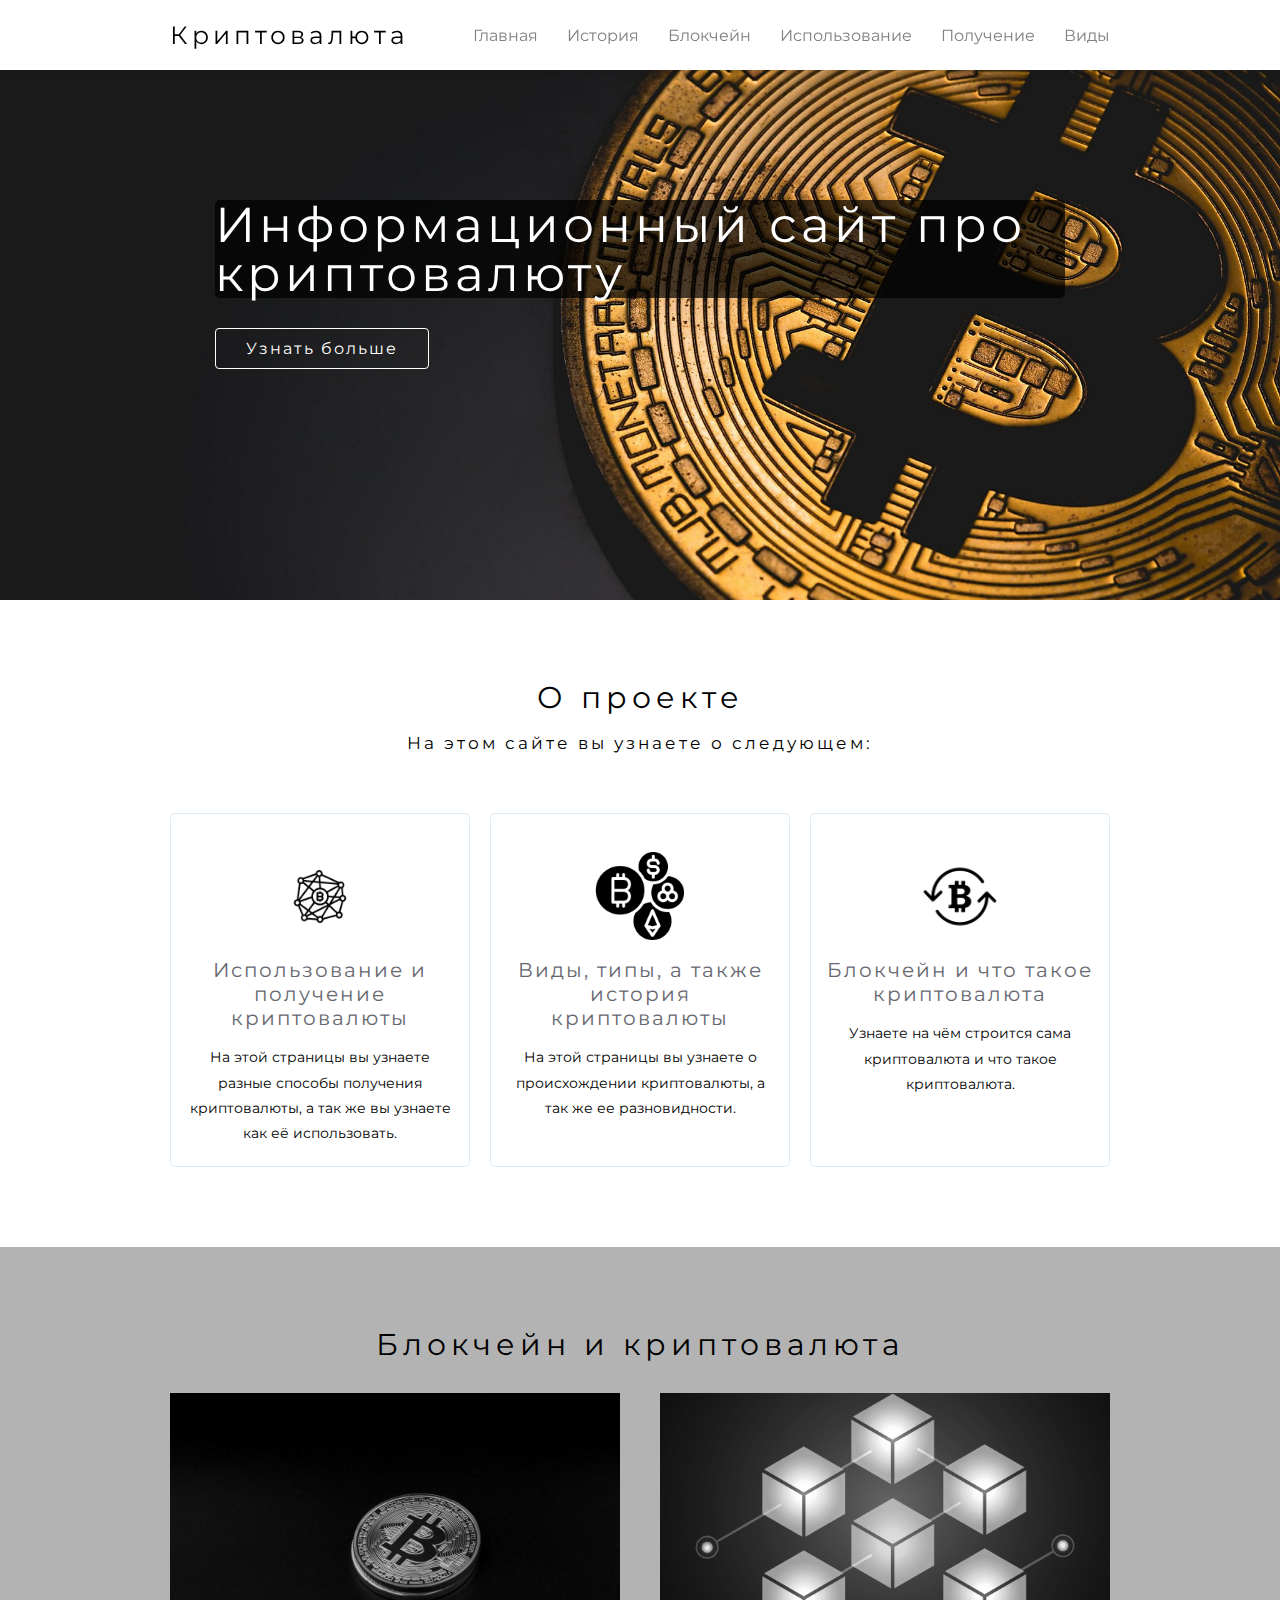
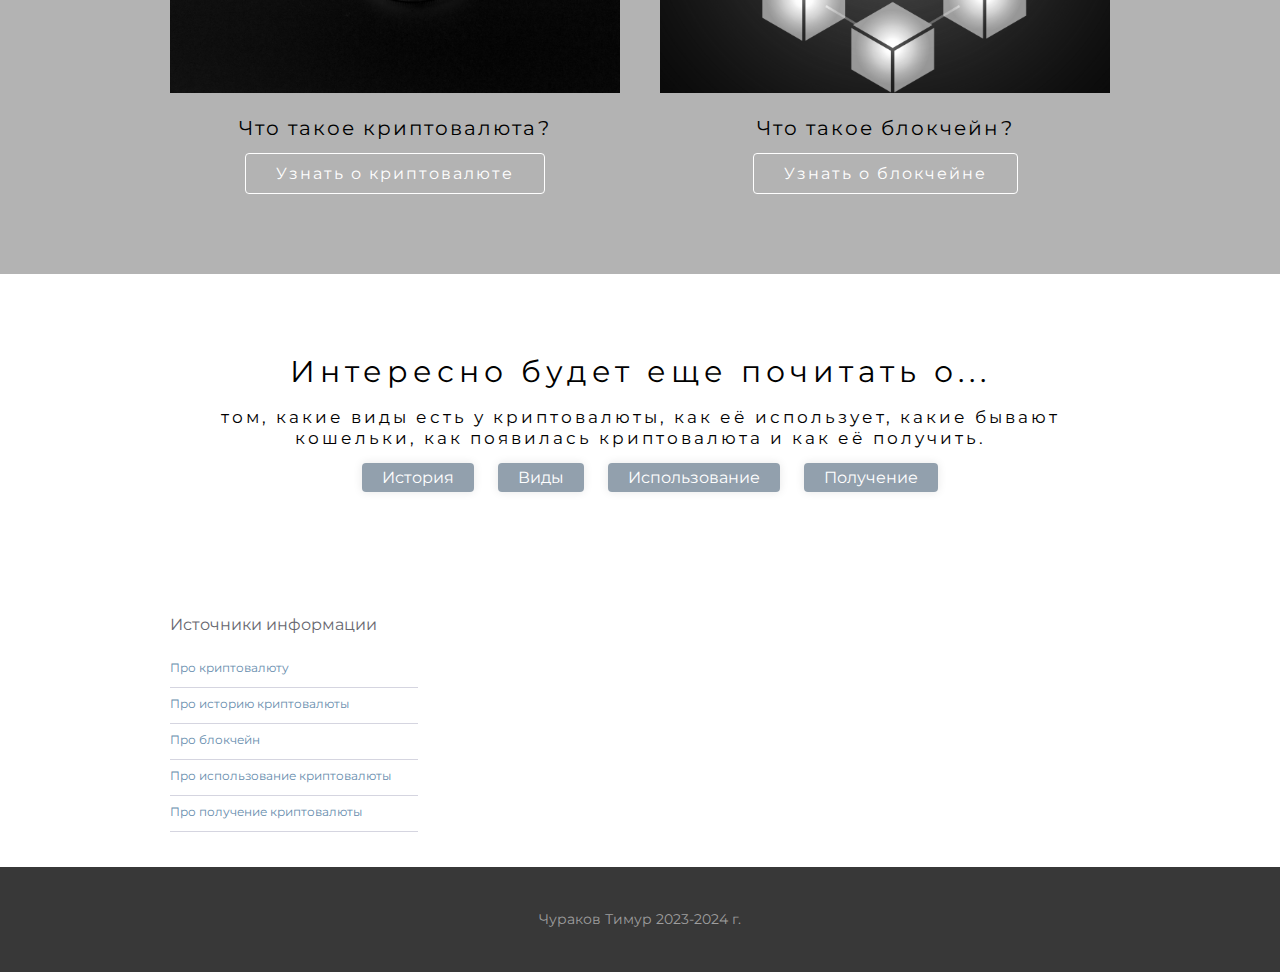
<file: index.html>
<!DOCTYPE html>
<html lang="ru">
	<head>
		<meta charset="UTF-8" />
		<meta name="viewport" content="width=device-width, initial-scale=1.0" />
		<link
			rel="shortcut icon"
			href="assets/image/icon.png"
			type="image/x-icon"
		/>
		<title>Криптовалюта</title>
		<link
			href="https://unpkg.com/boxicons@2.1.4/css/boxicons.min.css"
			rel="stylesheet"
		/>
		<link rel="stylesheet" href="assets/css/reset.css" />
		<link rel="stylesheet" href="assets/css/style.css" />
		<link rel="stylesheet" href="assets/css/responsive.css" />
	</head>
	<body>
		<header class="header">
			<div class="container header_container">
				<h1 class="logo">
					<a href="index.html">Криптовалюта</a>
				</h1>
				<input type="checkbox" id="check" />
				<label for="check" class="menu_icons">
					<i class="bx bx-menu-alt-right" id="menu-icon"></i>
					<i class="bx bx-x" id="close-icon"></i>
				</label>
				<nav class="header_nav-links">
					<a class="nav_links" href="index.html">Главная</a>
					<a class="nav_links" href="history.html">История</a>
					<a class="nav_links" href="blockchen.html">Блокчейн</a>
					<a class="nav_links" href="usage.html">Использование</a>
					<a class="nav_links" href="receiving.html">Получение</a>
					<a class="nav_links" href="kinds.html">Виды</a>
				</nav>
			</div>
		</header>

		<main class="main">
			<section class="welcome">
				<div class="container">
					<h2 class="welcome__heading">Информационный сайт про криптовалюту</h2>
					<div class="welcome__buttons">
						<a href="#more znanya" class="link">Узнать больше</a>
					</div>
				</div>
			</section>
			<div id="more znanya"></div>
			<section class="about-website common_seaction">
				<div class="container">
					<div class="about_title">
						<h3 class="title">О проекте</h3>
						<p class="subtitle">На этом сайте вы узнаете о следующем:</p>
					</div>
					<div class="about_card">
						<div class="card">
							<img
								src="assets/image/card-icon1.png"
								alt="card icon about crypto"
							/>
							<h4>Использование и получение криптовалюты</h4>
							<p>
								На этой страницы вы узнаете разные способы получения
								криптовалюты, а так же вы узнаете как её использовать.
							</p>
						</div>
						<div class="card">
							<img
								src="assets/image/card-icon2.png"
								alt="card icon about crypto"
							/>
							<h4>Виды, типы, а также история криптовалюты</h4>
							<p>
								На этой страницы вы узнаете о происхождении криптовалюты, а так
								же ее разновидности.
							</p>
						</div>
						<div class="card">
							<img
								src="assets/image/card-icon3.jpg"
								alt="card icon about crypto"
							/>
							<h4>Блокчейн и что такое криптовалюта</h4>
							<p>
								Узнаете на чём строится сама криптовалюта и что такое
								криптовалюта.
							</p>
						</div>
					</div>
				</div>
			</section>

			<section class="main_information common_seaction common_seaction-grey">
				<div class="container">
					<div class="information_title">
						<h5 class="information_title-text title">
							Блокчейн и криптовалюта
						</h5>
					</div>
					<div class="information_cards">
						<div class="card_information">
							<img
								class="infromation_image-grey"
								src="assets/image/information-bitcoin.jpg"
								alt="black-white bircoin background"
							/>
							<h4>Что такое криптовалюта?</h4>
							<a href="blockchen.html" class="link">Узнать о криптовалюте</a>
						</div>
						<div class="card_information">
							<img
								class="infromation_image-grey"
								src="assets/image/aboutblockchen.jpg"
								alt="black-white bircoin background"
							/>
							<h4>Что такое блокчейн?</h4>
							<a href="blockchen.html#blockchain_znanya" class="link"
								>Узнать о блокчейне</a
							>
						</div>
					</div>
				</div>
			</section>

			<section class="tab-section common_seaction">
				<div class="container">
					<div class="information_title">
						<h3 class="title">Интересно будет еще почитать о...</h3>
						<p class="subtitle">
							том, какие виды есть у криптовалюты, как её использует, какие
							бывают кошельки, как появилась криптовалюта и как её получить.
						</p>
					</div>
					<div class="tabs">
						<div class="tabs-nav">
							<a href="history.html">История</a>
							<a href="kinds.html">Виды</a>
							<a href="usage.html">Использование</a>
							<a href="receiving.html">Получение</a>
						</div>
					</div>
				</div>
			</section>
		</main>
		<footer class="footer">
			<div class="footer_desc">
				<div class="container footer_desc-container">
					<div class="footer_links">
						<h4>Источники информации</h4>
						<ul>
							<li>
								<a
									href="https://vc.ru/crypto/795036-chto-takoe-kriptovalyuta-i-kak-ona-rabotaet"
									target="_blank"
									>Про криптовалюту</a
								>
							</li>
							<li>
								<a
									href="https://www.binance.com/ru/blog/markets/история-создания-криптовалюты-первая-в-мире-крипта-и-satoshi-nakamoto-421499824684902668#u420u43eu436u434u435u43du438u435-u438-u441u442u430u43du43eu432u43bu435u43du438u435-u43au440u438u43fu442u43eu432u430u43bu44eu442u44b-bitcoin"
									target="_blank"
									>Про историю криптовалюты</a
								>
							</li>
							<li>
								<a
									href="https://skillbox.ru/media/code/chto-takoe-blokcheyn-i-kak-on-rabotaet/"
									target="_blank"
									>Про блокчейн</a
								>
							</li>
							<li class="footer_long">
								<a
									href="https://secrets.tinkoff.ru/glossarij/kriptovalyuta/#3"
									target="_blank"
									>Про использование криптовалюты</a
								>
							</li>
							<li class="footer_long">
								<a
									href="https://secrets.tinkoff.ru/glossarij/kriptovalyuta/#2"
									target="_blank"
									>Про получение криптовалюты</a
								>
							</li>
						</ul>
					</div>
				</div>
			</div>
			<div class="footer_copy">
				<div class="container">
					<p>Чураков Тимур 2023-2024 г.</p>
				</div>
			</div>
		</footer>
		<button class="scroll-top" onclick="scrollToTop()">
			<i class="bx bx-up-arrow-alt"></i>
		</button>
		<script src="assets/js/script.js"></script>
	</body>
</html>
</file>
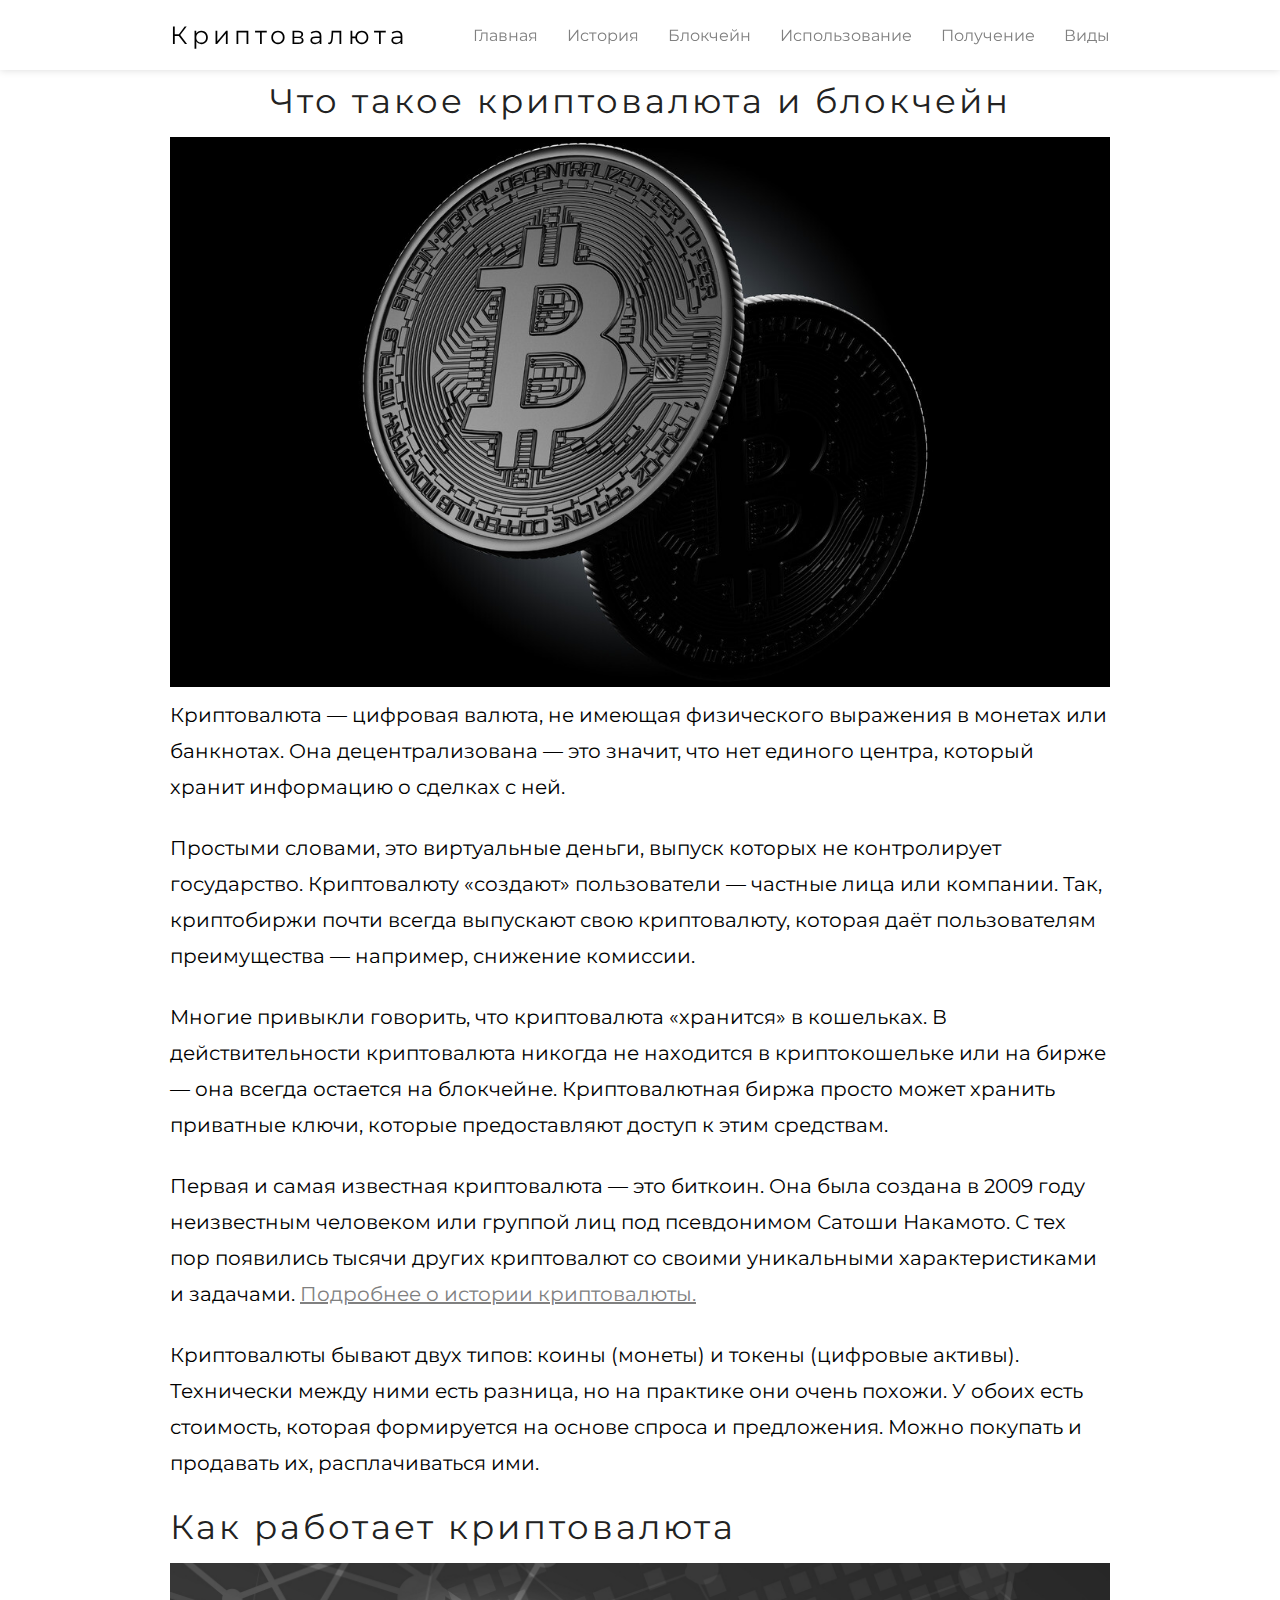
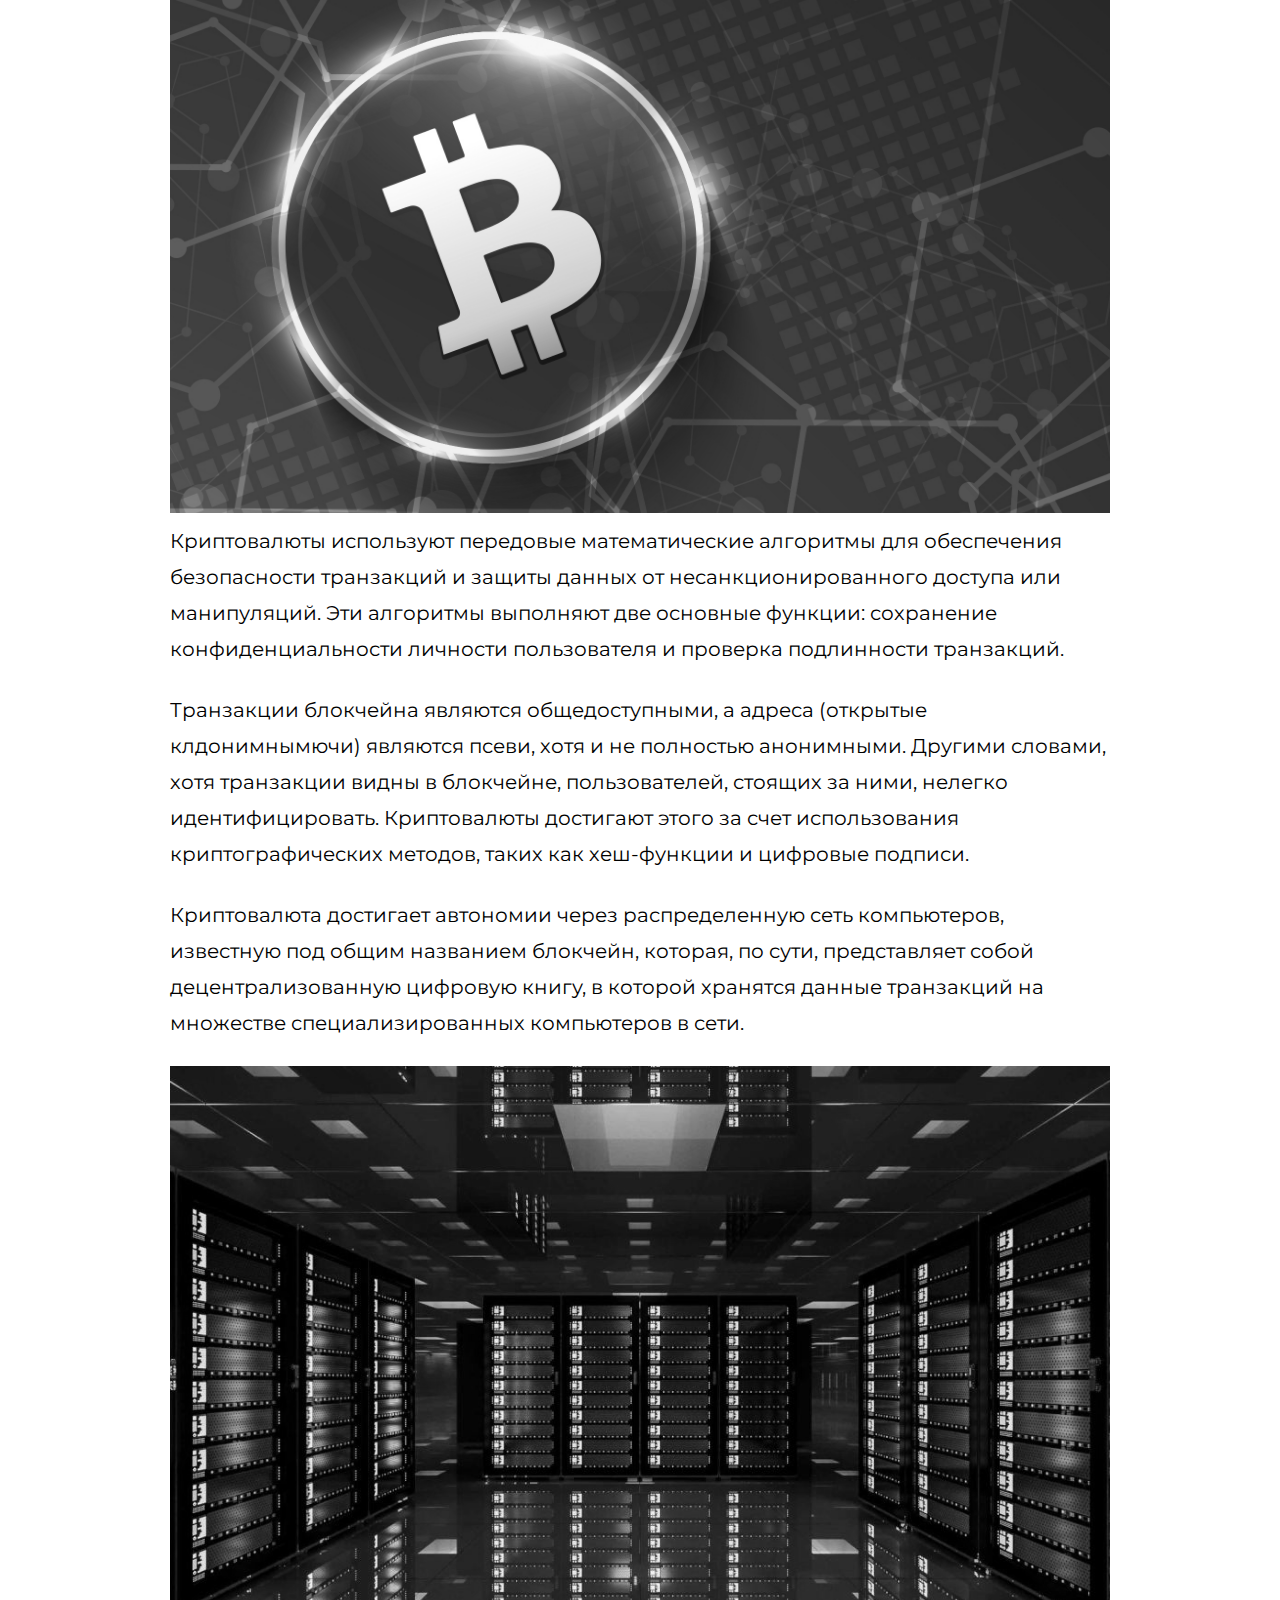
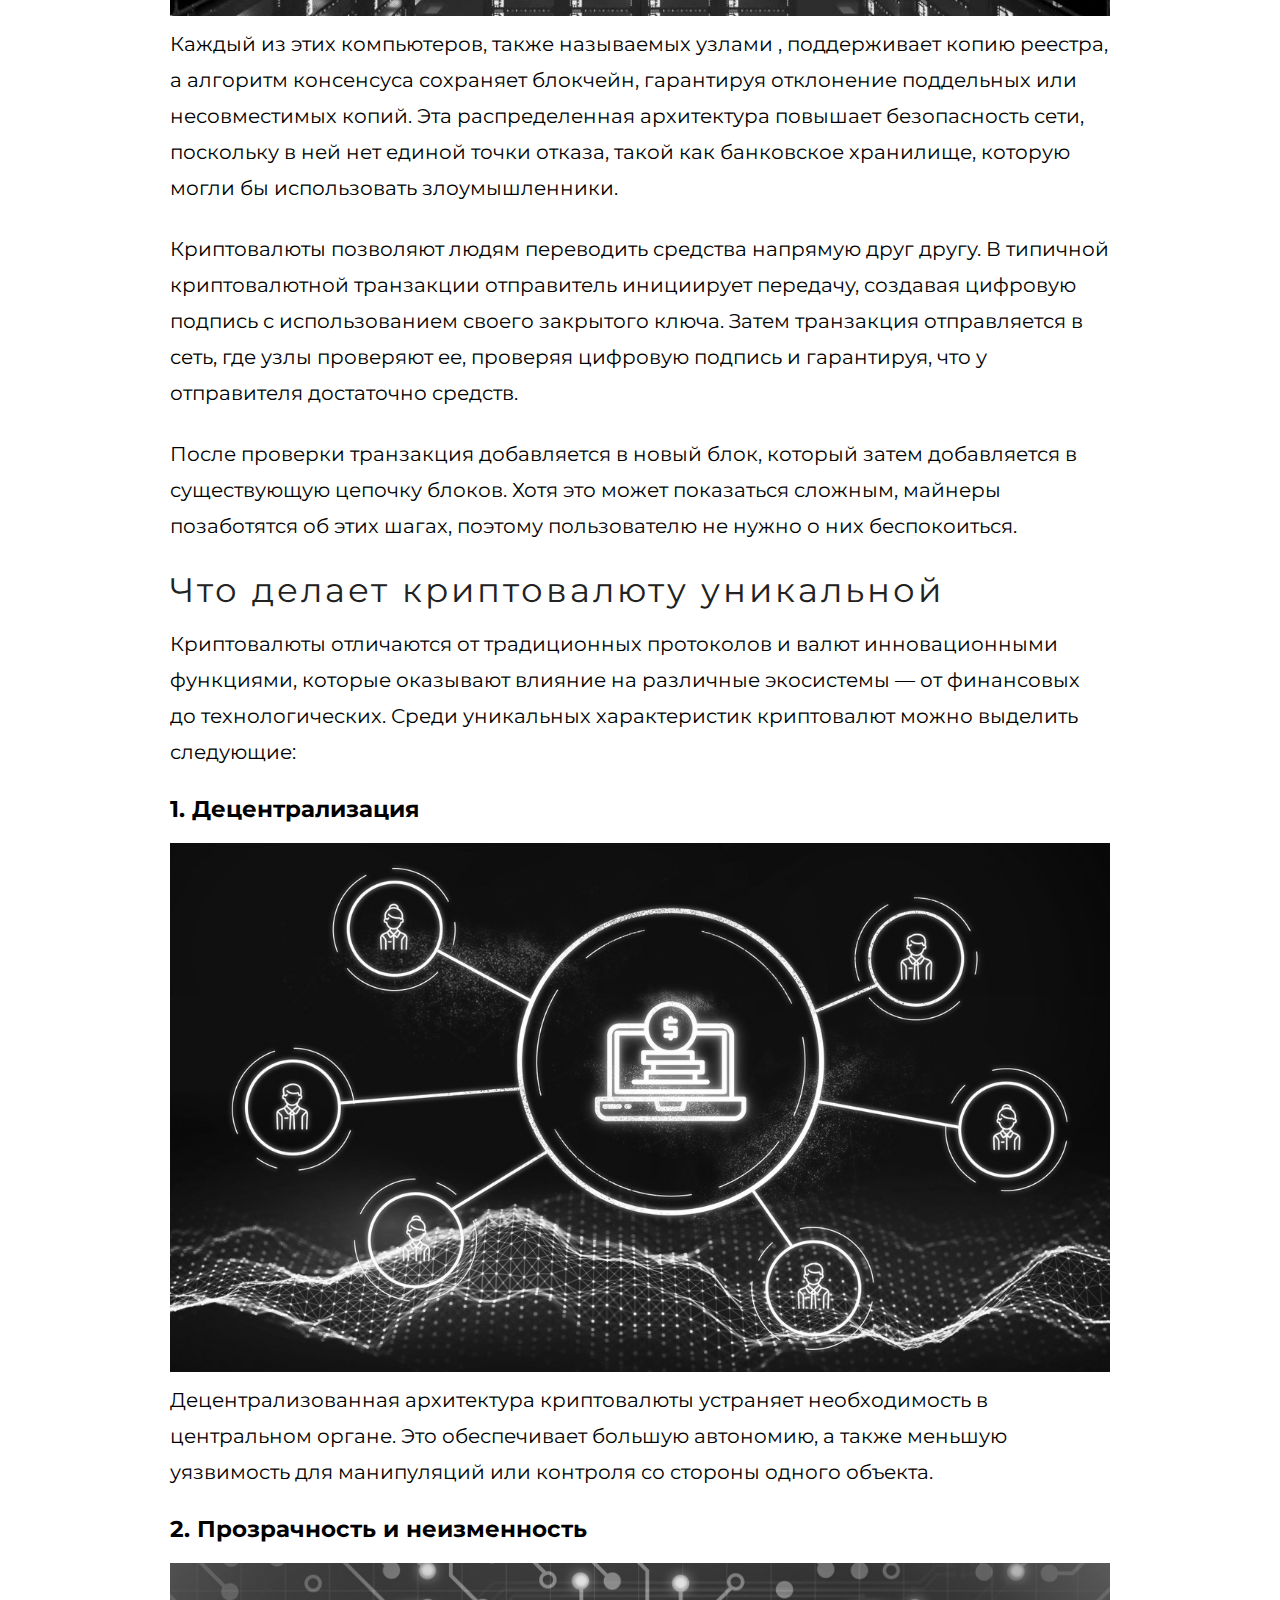
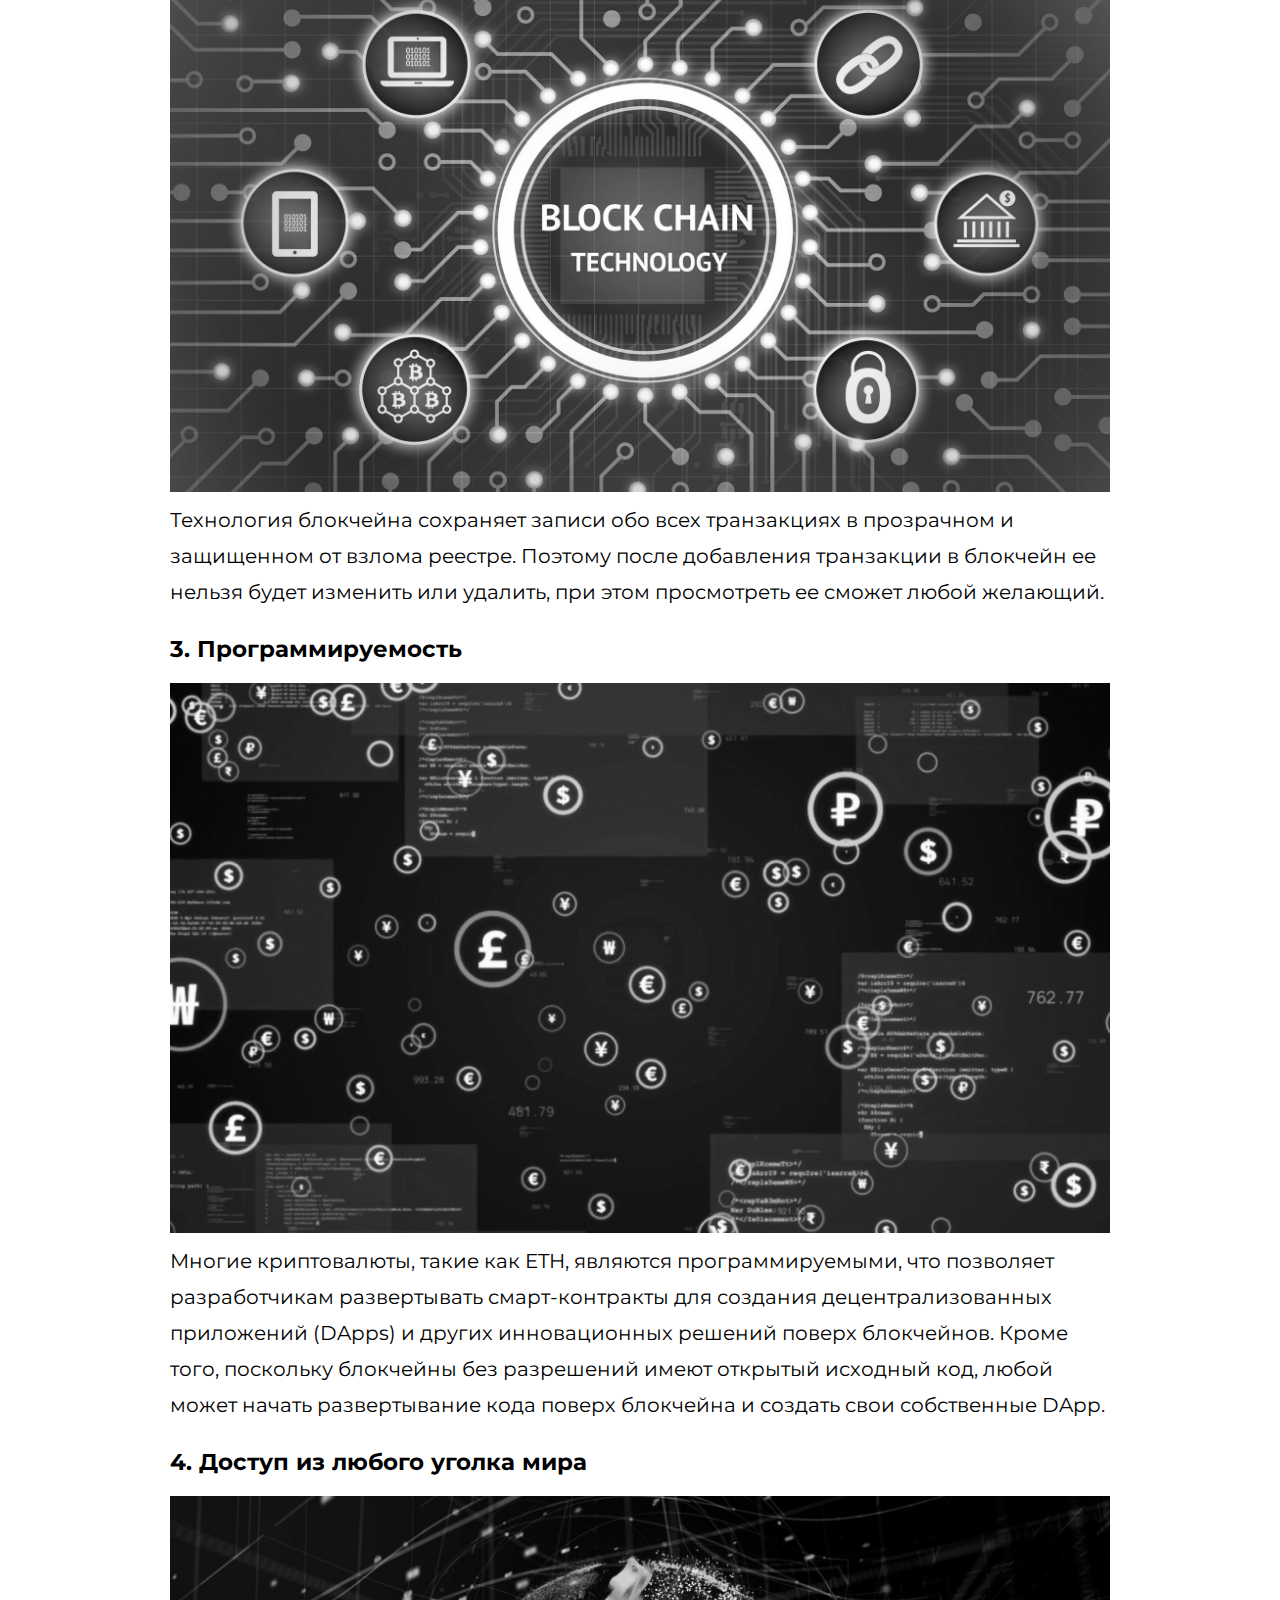
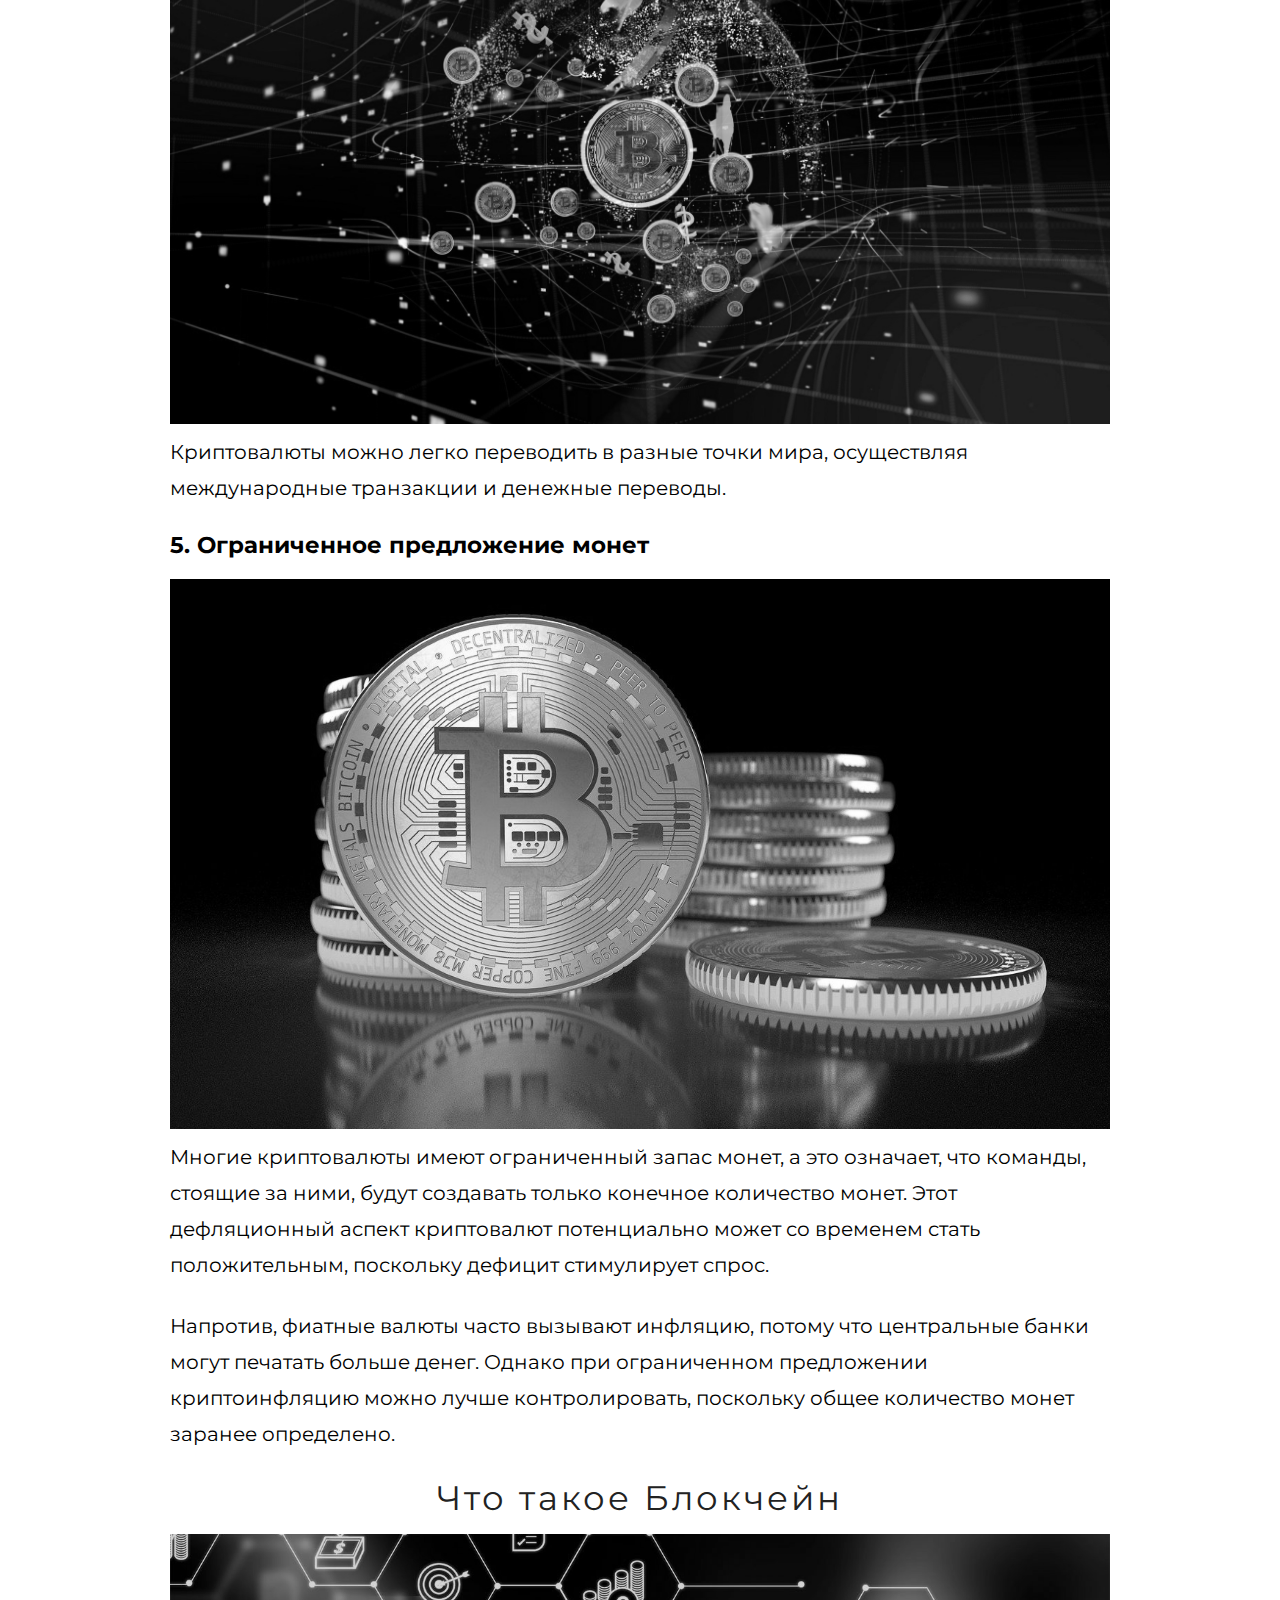
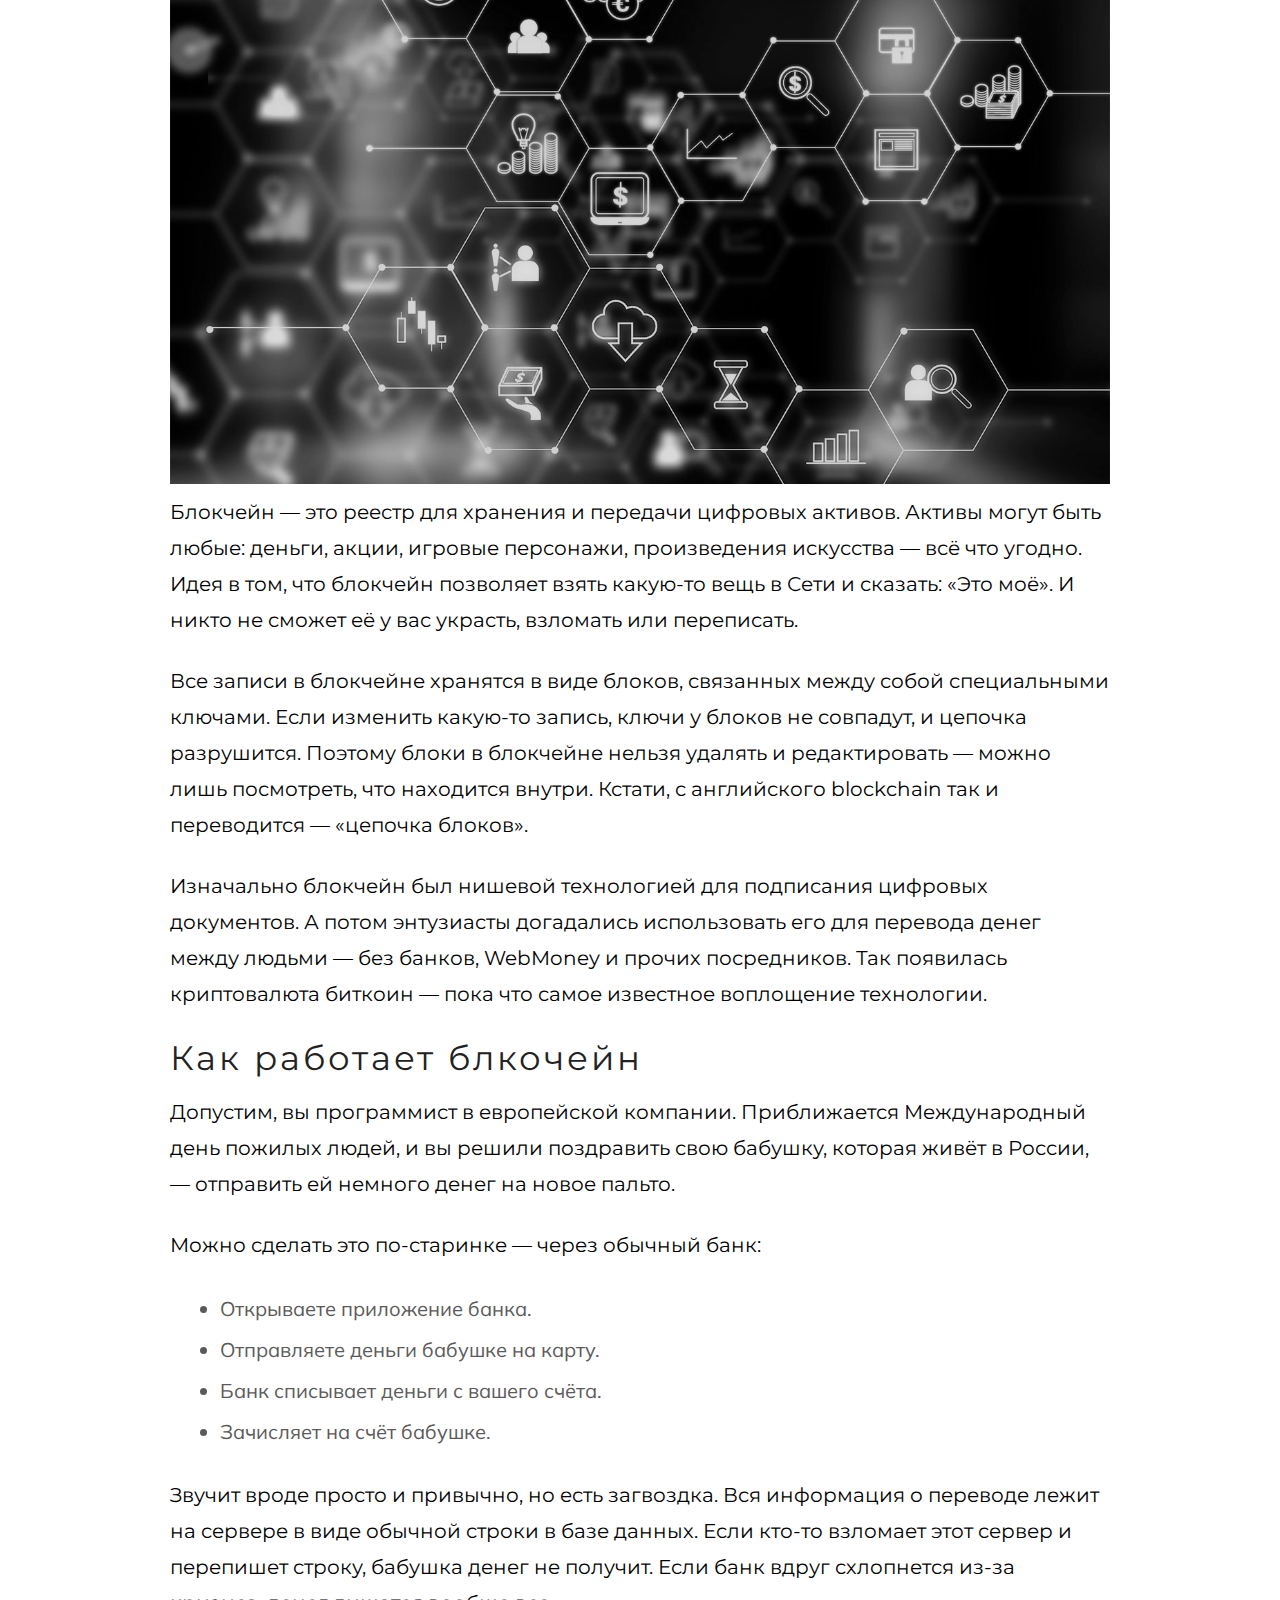
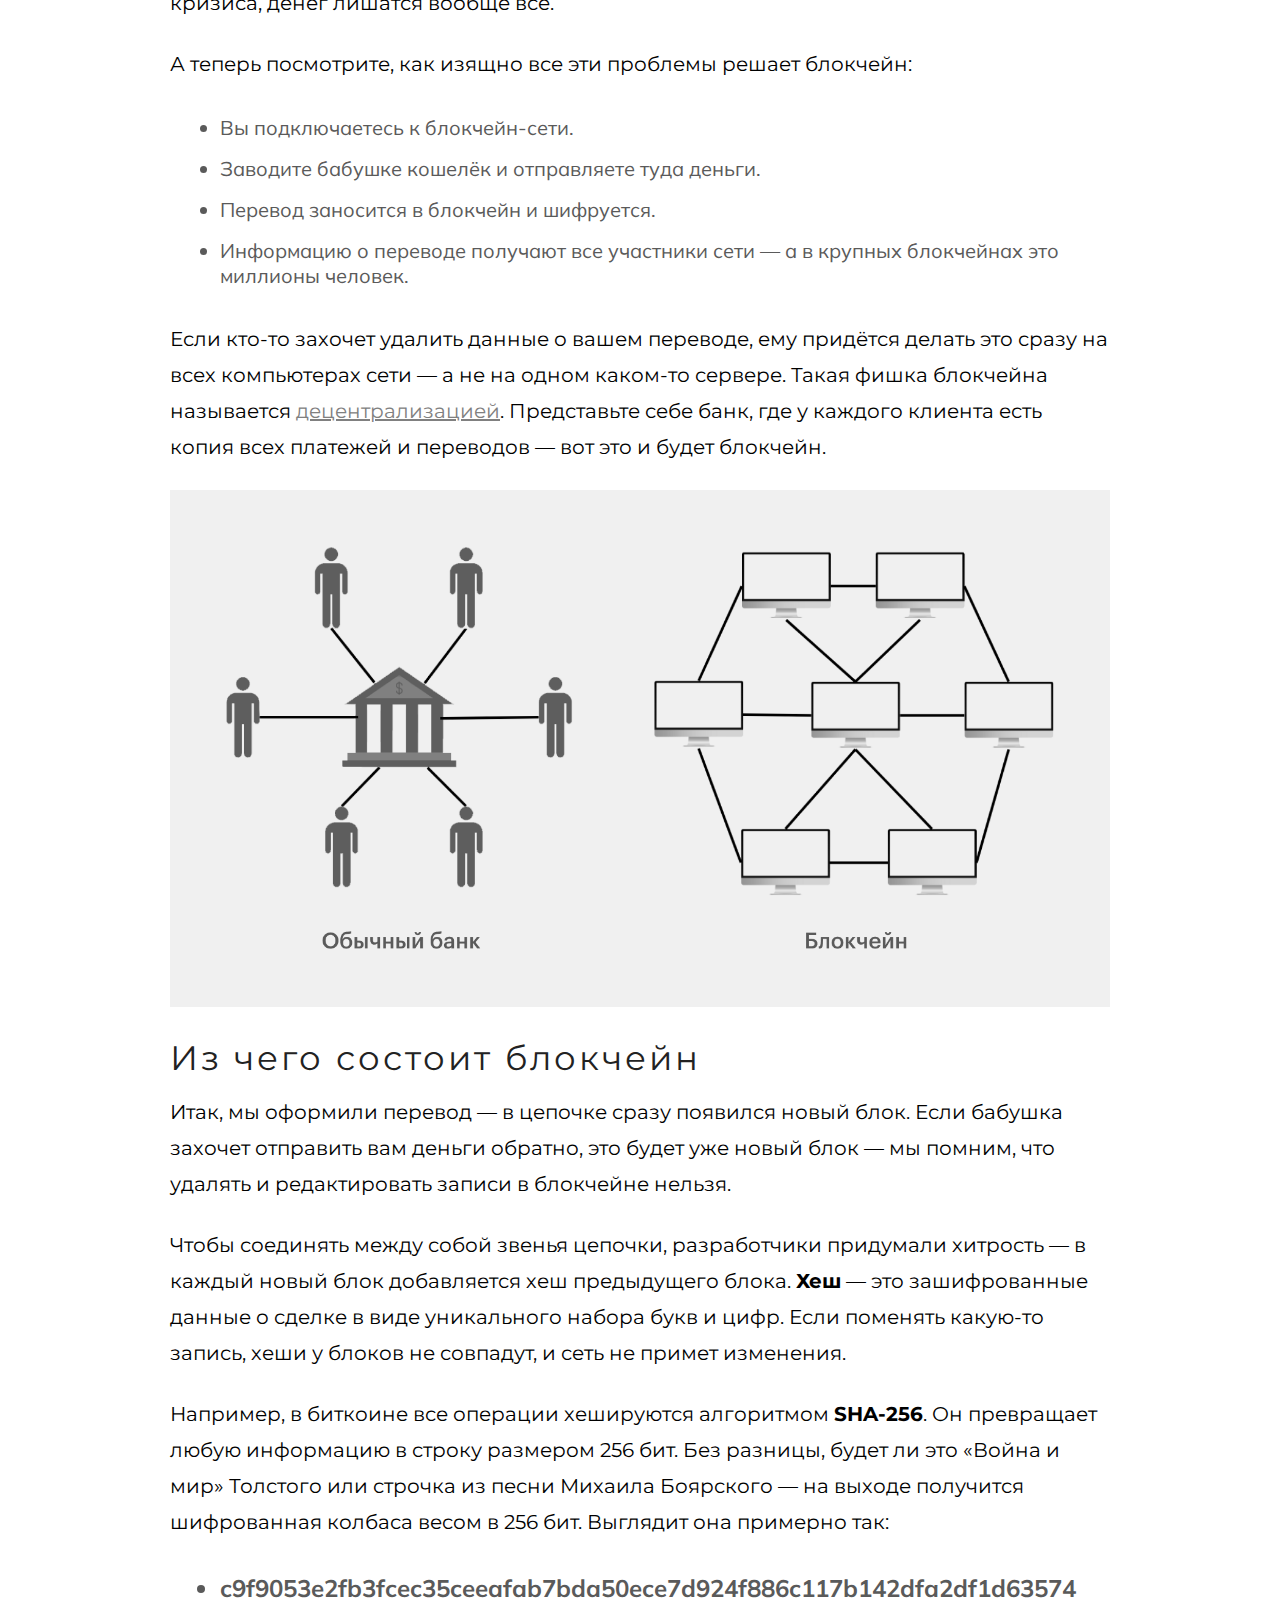
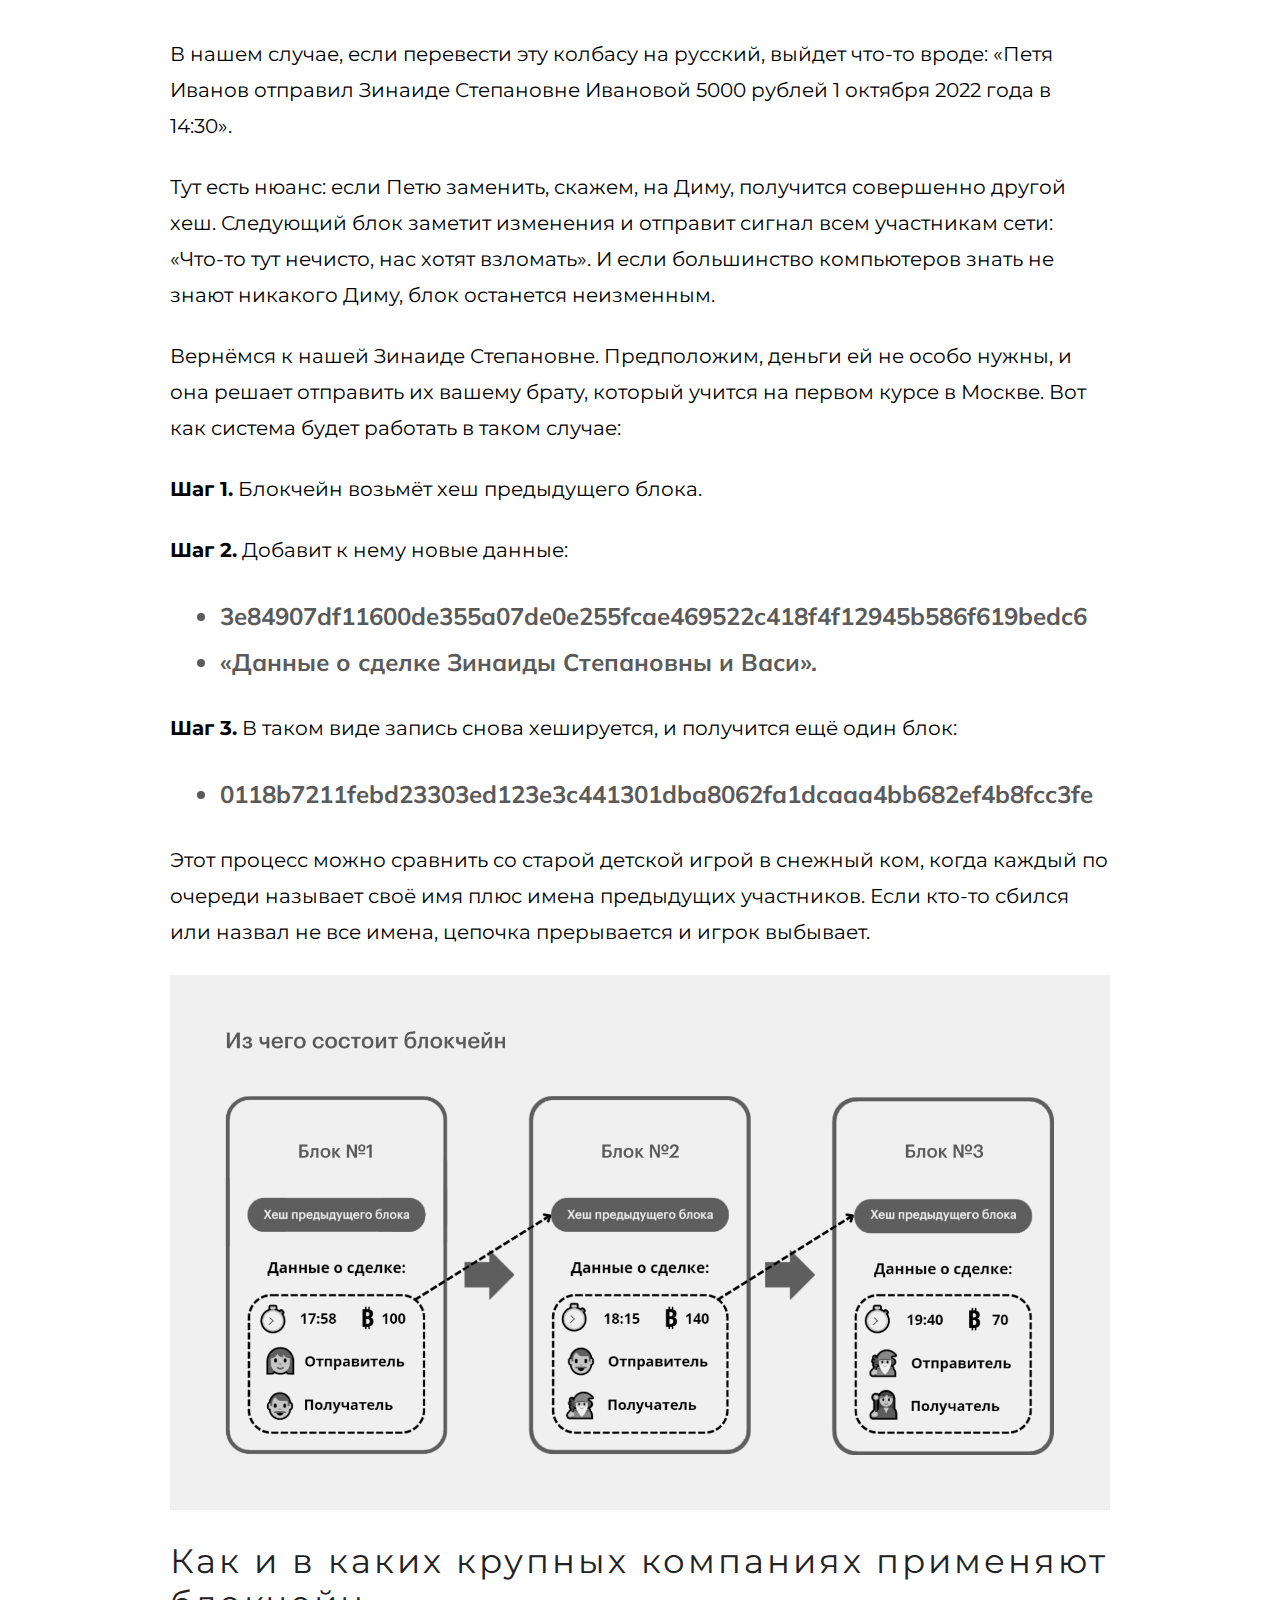
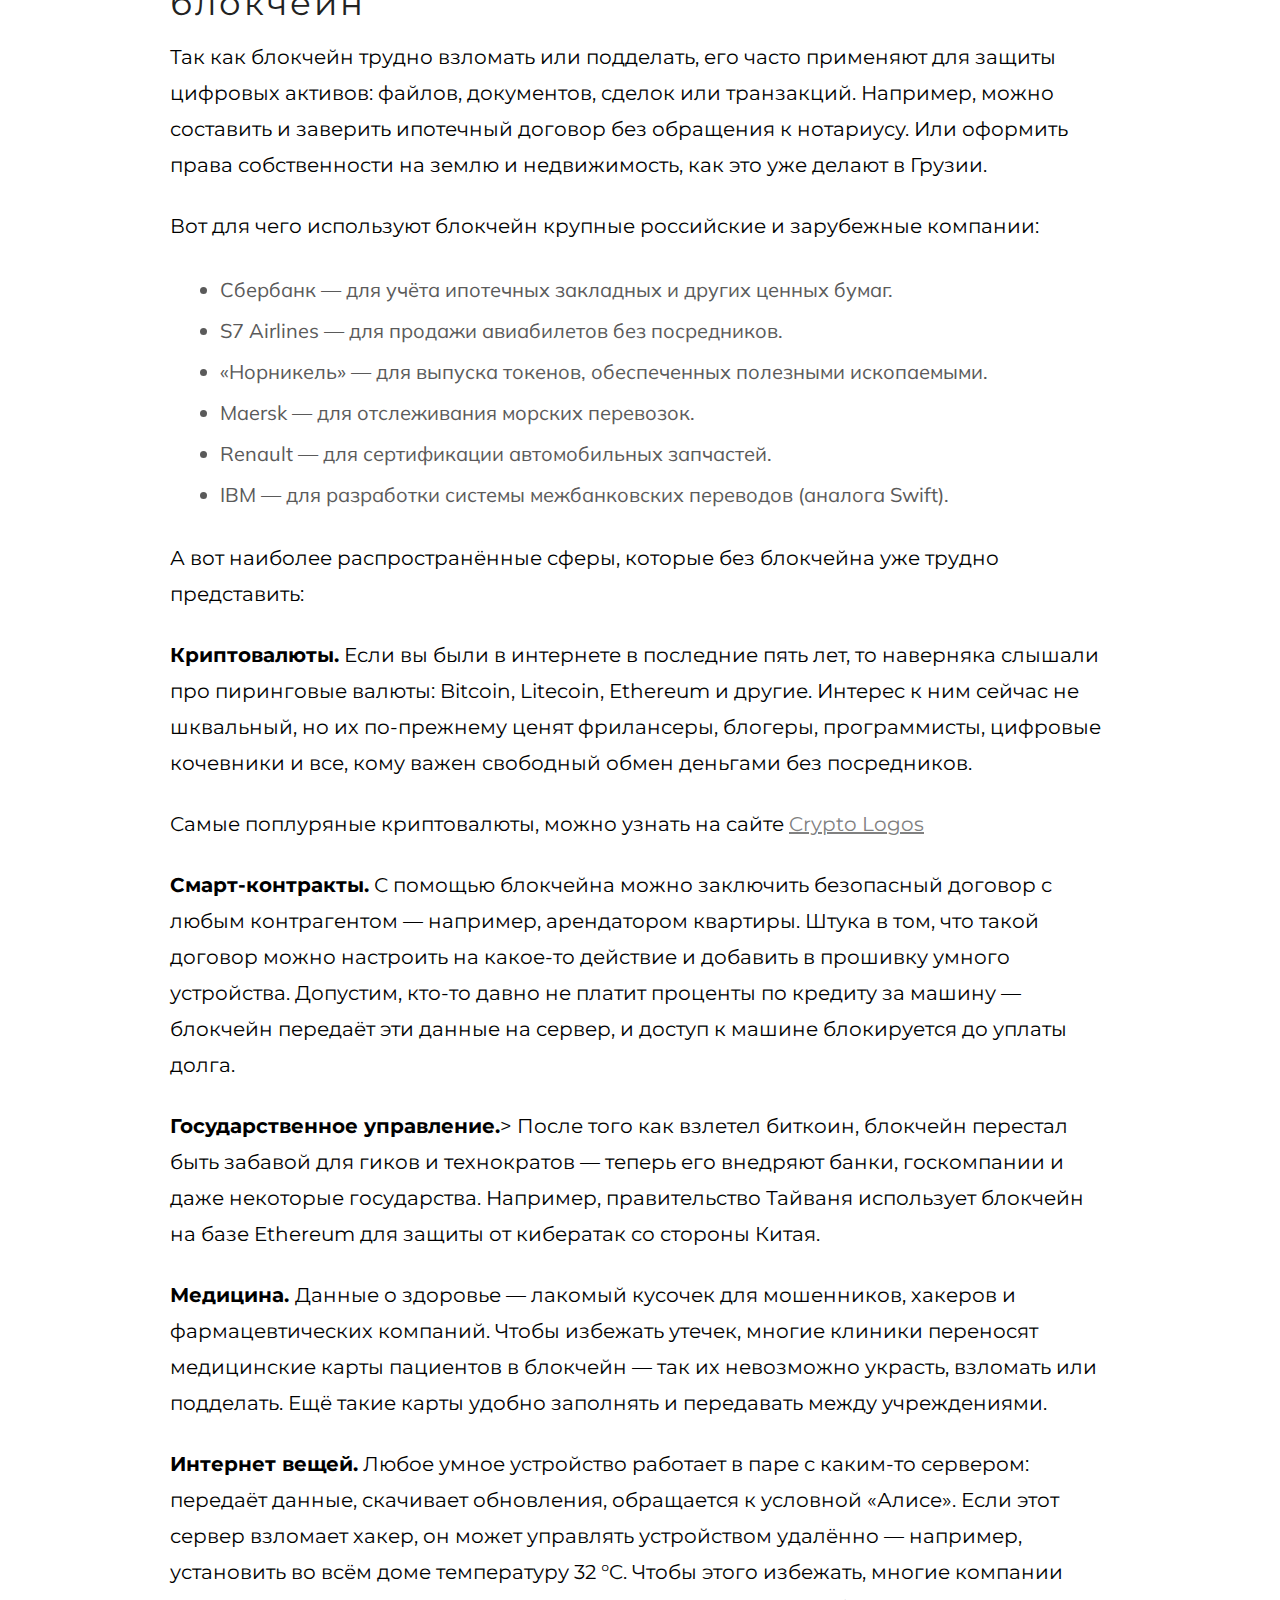
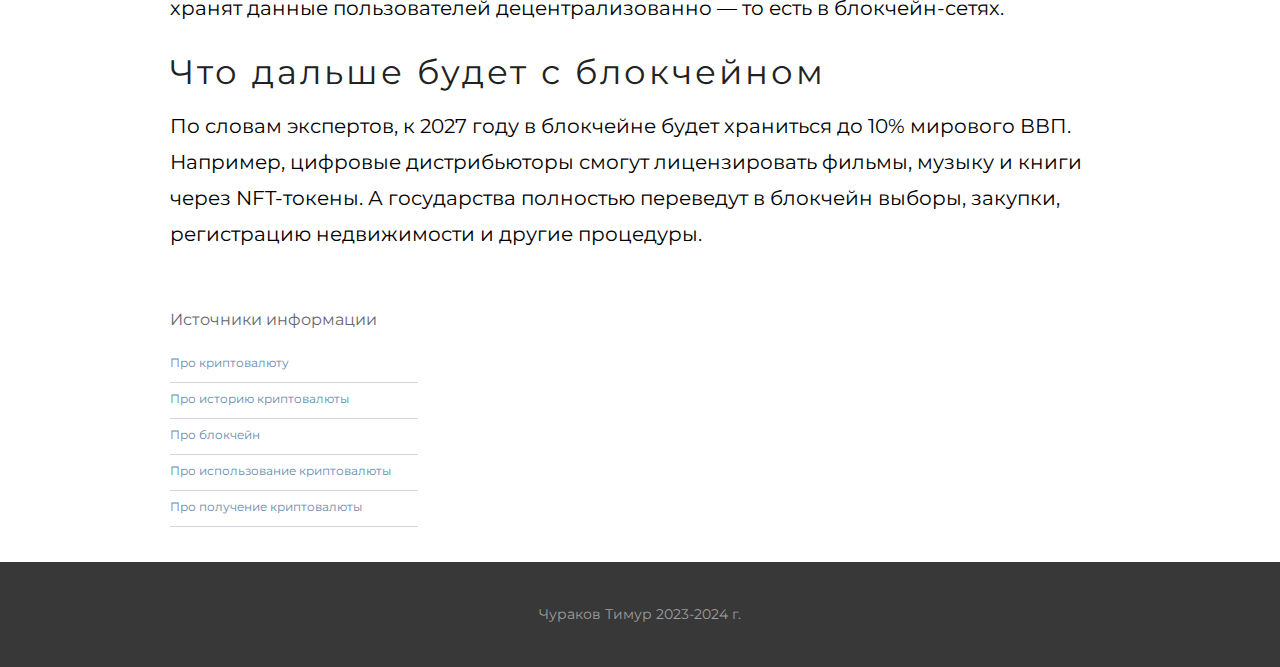
<file: blockchen.html>
<!DOCTYPE html>
<html lang="ru">
	<head>
		<meta charset="UTF-8" />
		<meta name="viewport" content="width=device-width, initial-scale=1.0" />
		<link
			rel="shortcut icon"
			href="assets/image/icon.png"
			type="image/x-icon"
		/>
		<title>Биткоин и блокчейн</title>
		<link
			href="https://unpkg.com/boxicons@2.1.4/css/boxicons.min.css"
			rel="stylesheet"
		/>
		<link rel="stylesheet" href="assets/css/reset.css" />
		<link rel="stylesheet" href="assets/css/style.css" />
		<link rel="stylesheet" href="assets/css/responsive.css" />
	</head>
	<body>
		<header class="header">
			<div class="container header_container">
				<h1 class="logo">
					<a href="index.html">Криптовалюта</a>
				</h1>
				<input type="checkbox" id="check" />
				<label for="check" class="menu_icons">
					<i class="bx bx-menu-alt-right" id="menu-icon"></i>
					<i class="bx bx-x" id="close-icon"></i>
				</label>
				<nav class="header_nav-links">
					<a class="nav_links" href="index.html">Главная</a>
					<a class="nav_links" href="history.html">История</a>
					<a class="nav_links" href="blockchen.html">Блокчейн</a>
					<a class="nav_links" href="usage.html">Использование</a>
					<a class="nav_links" href="receiving.html">Получение</a>
					<a class="nav_links" href="kinds.html">Виды</a>
				</nav>
			</div>
		</header>
		<main class="main">
			<section class="blockchain">
				<div class="container">
					<div class="blockchain_content">
						<h1>Что такое криптовалюта и блокчейн</h1>
						<img src="assets/image/itsbitcoin.jpg" alt="Welcome bitcoin =)" />
						<p>
							Криптовалюта — цифровая валюта, не имеющая физического выражения в
							монетах или банкнотах. Она децентрализована — это значит, что нет
							единого центра, который хранит информацию о сделках с ней.
						</p>
						<p>
							Простыми словами, это виртуальные деньги, выпуск которых не
							контролирует государство. Криптовалюту «создают» пользователи —
							частные лица или компании. Так, криптобиржи почти всегда выпускают
							свою криптовалюту, которая даёт пользователям преимущества —
							например, снижение комиссии.
						</p>
						<p>
							Многие привыкли говорить, что криптовалюта «хранится» в кошельках.
							В действительности криптовалюта никогда не находится в
							криптокошельке или на бирже — она всегда остается на блокчейне.
							Криптовалютная биржа просто может хранить приватные ключи, которые
							предоставляют доступ к этим средствам.
						</p>
						<p>
							Первая и самая известная криптовалюта — это биткоин. Она была
							создана в 2009 году неизвестным человеком или группой лиц под
							псевдонимом Сатоши Накамото. С тех пор появились тысячи других
							криптовалют со своими уникальными характеристиками и задачами.
							<a href="history.html">Подробнее о истории криптовалюты.</a>
						</p>
						<p>
							Криптовалюты бывают двух типов: коины (монеты) и токены (цифровые
							активы). Технически между ними есть разница, но на практике они
							очень похожи. У обоих есть стоимость, которая формируется на
							основе спроса и предложения. Можно покупать и продавать их,
							расплачиваться ими.
						</p>
						<h2 class="blockchain_title">Как работает криптовалюта</h2>
						<img
							class="blockchain_img"
							src="assets/image/workcytpto.jpg"
							alt="crypto work"
						/>
						<p>
							Криптовалюты используют передовые математические алгоритмы для
							обеспечения безопасности транзакций и защиты данных от
							несанкционированного доступа или манипуляций. Эти алгоритмы
							выполняют две основные функции: сохранение конфиденциальности
							личности пользователя и проверка подлинности транзакций.
						</p>
						<p>
							Транзакции блокчейна являются общедоступными, а адреса (открытые
							клдонимнымючи) являются псеви, хотя и не полностью анонимными.
							Другими словами, хотя транзакции видны в блокчейне, пользователей,
							стоящих за ними, нелегко идентифицировать. Криптовалюты достигают
							этого за счет использования криптографических методов, таких как
							хеш-функции и цифровые подписи.
						</p>
						<p>
							Криптовалюта достигает автономии через распределенную сеть
							компьютеров, известную под общим названием блокчейн, которая, по
							сути, представляет собой децентрализованную цифровую книгу, в
							которой хранятся данные транзакций на множестве специализированных
							компьютеров в сети.
						</p>
						<img
							class="blockchain_img"
							src="assets/image/blocknain_server.jpg"
							alt="server PC"
						/>
						<p>
							Каждый из этих компьютеров, также называемых узлами , поддерживает
							копию реестра, а алгоритм консенсуса сохраняет блокчейн,
							гарантируя отклонение поддельных или несовместимых копий. Эта
							распределенная архитектура повышает безопасность сети, поскольку в
							ней нет единой точки отказа, такой как банковское хранилище,
							которую могли бы использовать злоумышленники.
						</p>
						<p>
							Криптовалюты позволяют людям переводить средства напрямую друг
							другу. В типичной криптовалютной транзакции отправитель инициирует
							передачу, создавая цифровую подпись с использованием своего
							закрытого ключа. Затем транзакция отправляется в сеть, где узлы
							проверяют ее, проверяя цифровую подпись и гарантируя, что у
							отправителя достаточно средств.
						</p>
						<p>
							После проверки транзакция добавляется в новый блок, который затем
							добавляется в существующую цепочку блоков. Хотя это может
							показаться сложным, майнеры позаботятся об этих шагах, поэтому
							пользователю не нужно о них беспокоиться.
						</p>
						<h3 class="blockchain_title">Что делает криптовалюту уникальной</h3>
						<p id='decentralization'>
							Криптовалюты отличаются от традиционных протоколов и валют
							инновационными функциями, которые оказывают влияние на различные
							экосистемы — от финансовых до технологических. Среди уникальных
							характеристик криптовалют можно выделить следующие:
						</p>
						<span id='decentralization'>1. Децентрализация</span>
						<img
							class="blockchain_img"
							src="assets/image/decentralizaciya.jpg"
							alt="Uniqueness crypto"
						/>
						<p>
							Децентрализованная архитектура криптовалюты устраняет
							необходимость в центральном органе. Это обеспечивает большую
							автономию, а также меньшую уязвимость для манипуляций или контроля
							со стороны одного объекта.
						</p>
						<span>2. Прозрачность и неизменность</span>
						<img
							class="blockchain_img"
							src="assets/image/prozrchnoctb.jpg"
							alt="Uniqueness crypto two"
						/>
						<p>
							Технология блокчейна сохраняет записи обо всех транзакциях в
							прозрачном и защищенном от взлома реестре. Поэтому после
							добавления транзакции в блокчейн ее нельзя будет изменить или
							удалить, при этом просмотреть ее сможет любой желающий.
						</p>
						<span>3. Программируемость</span>
						<img
							class="blockchain_img"
							src="assets/image/pogrammirovnoctb.png"
							alt="Uniqueness crypto three"
						/>
						<p>
							Многие криптовалюты, такие как ETH, являются программируемыми, что
							позволяет разработчикам развертывать смарт-контракты для создания
							децентрализованных приложений (DApps) и других инновационных
							решений поверх блокчейнов. Кроме того, поскольку блокчейны без
							разрешений имеют открытый исходный код, любой может начать
							развертывание кода поверх блокчейна и создать свои собственные
							DApp.
						</p>
						<span>4. Доступ из любого уголка мира</span>
						<img
							class="blockchain_img"
							src="assets/image/dostymcmira.jpg"
							alt="Uniqueness crypto four"
						/>
						<p>
							Криптовалюты можно легко переводить в разные точки мира,
							осуществляя международные транзакции и денежные переводы.
						</p>
						<span>5. Ограниченное предложение монет</span>
						<img
							class="blockchain_img"
							src="assets/image/monetsorganichenbl.jpg"
							alt="Uniqueness crypto five"
						/>
						<p>
							Многие криптовалюты имеют ограниченный запас монет, а это
							означает, что команды, стоящие за ними, будут создавать только
							конечное количество монет. Этот дефляционный аспект криптовалют
							потенциально может со временем стать положительным, поскольку
							дефицит стимулирует спрос.
						</p>
						<p id='blockchain_znanya'>
							Напротив, фиатные валюты часто вызывают инфляцию, потому что
							центральные банки могут печатать больше денег. Однако при
							ограниченном предложении криптоинфляцию можно лучше
							контролировать, поскольку общее количество монет заранее
							определено.
						</p>
						<h4 class="blockchain_title-center">Что такое Блокчейн</h4>
						<img
							class="blockchain_img"
							src="assets/image/whatblockhain.jpeg"
							alt="what blockchain"
						/>
						<p>
							Блокчейн — это реестр для хранения и передачи цифровых активов.
							Активы могут быть любые: деньги, акции, игровые персонажи,
							произведения искусства — всё что угодно. Идея в том, что блокчейн
							позволяет взять какую-то вещь в Сети и сказать: «Это моё». И никто
							не сможет её у вас украсть, взломать или переписать.
						</p>
						<p>
							Все записи в блокчейне хранятся в виде блоков, связанных между
							собой специальными ключами. Если изменить какую-то запись, ключи у
							блоков не совпадут, и цепочка разрушится. Поэтому блоки в
							блокчейне нельзя удалять и редактировать — можно лишь посмотреть,
							что находится внутри. Кстати, с английского blockchain так и
							переводится — «цепочка блоков».
						</p>
						<p>
							Изначально блокчейн был нишевой технологией для подписания
							цифровых документов. А потом энтузиасты догадались использовать
							его для перевода денег между людьми — без банков, WebMoney и
							прочих посредников. Так появилась криптовалюта биткоин — пока что
							самое известное воплощение технологии.
						</p>
						<h5 class="blockchain_title">Как работает блкочейн</h5>
						<p>
							Допустим, вы программист в европейской компании. Приближается
							Международный день пожилых людей, и вы решили поздравить свою
							бабушку, которая живёт в России, — отправить ей немного денег на
							новое пальто.
						</p>
						<p>Можно сделать это по-старинке — через обычный банк:
							<ul>
								<li>Открываете приложение банка.</li>
								<li>Отправляете деньги бабушке на карту.</li>
								<li>Банк списывает деньги с вашего счёта.</li>
								<li>Зачисляет на счёт бабушке.</li>
							</ul>
						</p>
						<p>
							Звучит вроде просто и привычно, но есть загвоздка. Вся информация
							о переводе лежит на сервере в виде обычной строки в базе данных.
							Если кто-то взломает этот сервер и перепишет строку, бабушка денег
							не получит. Если банк вдруг схлопнется из-за кризиса, денег
							лишатся вообще все.
						</p>
						<p>
							А теперь посмотрите, как изящно все эти проблемы решает блокчейн:
							<ul>
								<li>Вы подключаетесь к блокчейн-сети.</li>
								<li>Заводите бабушке кошелёк и отправляете туда деньги.</li>
								<li>Перевод заносится в блокчейн и шифруется.</li>
								<li>Информацию о переводе получают все участники сети — а в крупных блокчейнах это миллионы человек.</li>
							</ul>
						</p>
						<p>
							Если кто-то захочет удалить данные о вашем переводе, ему придётся делать это сразу на всех компьютерах сети — а не на одном каком-то сервере. Такая фишка блокчейна называется <a href='#decentralization'>децентрализацией</a>. Представьте себе банк, где у каждого клиента есть копия всех платежей и переводов — вот это и будет блокчейн.
						</p>
						<img class='blockchain_img' src='assets/image/blockchaincravnenie.png' alt='blockchain'/>
						<h5 class='blockchain_title'>Из чего состоит блокчейн</h5>
						<p>
							Итак, мы оформили перевод — в цепочке сразу появился новый блок. Если бабушка захочет отправить вам деньги обратно, это будет уже новый блок — мы помним, что удалять и редактировать записи в блокчейне нельзя.
						</p>
						<p>
							Чтобы соединять между собой звенья цепочки, разработчики придумали хитрость — в каждый новый блок добавляется хеш предыдущего блока. <b>Хеш</b> — это зашифрованные данные о сделке в виде уникального набора букв и цифр. Если поменять какую-то запись, хеши у блоков не совпадут, и сеть не примет изменения.
						</p>
						<p>
							Например, в биткоине все операции хешируются алгоритмом <b>SHA-256</b>. Он превращает любую информацию в строку размером 256 бит. Без разницы, будет ли это «Война и мир» Толстого или строчка из песни Михаила Боярского — на выходе получится шифрованная колбаса весом в 256 бит. Выглядит она примерно так:
							<ul class='blockchain_img-size'>
								<li>c9f9053e2fb3fcec35ceeafab7bda50ece7d924f886c117b142dfa2df1d63574</li>
							</ul>
						</p>
						<p>
							В нашем случае, если перевести эту колбасу на русский, выйдет что-то вроде: «Петя Иванов отправил Зинаиде Степановне Ивановой 5000 рублей 1 октября 2022 года в 14:30».
						</p>
						<p>
							Тут есть нюанс: если Петю заменить, скажем, на Диму, получится совершенно другой хеш. Следующий блок заметит изменения и отправит сигнал всем участникам сети: «Что-то тут нечисто, нас хотят взломать». И если большинство компьютеров знать не знают никакого Диму, блок останется неизменным.
						</p>
						<p>
							Вернёмся к нашей Зинаиде Степановне. Предположим, деньги ей не особо нужны, и она решает отправить их вашему брату, который учится на первом курсе в Москве. Вот как система будет работать в таком случае:
						</p>
						<p>
						<b>Шаг 1.</b> Блокчейн возьмёт хеш предыдущего блока.
						</p>
						<p>
							<b>Шаг 2.</b> Добавит к нему новые данные:
							<ul class='blockchain_img-size'>
								<li>3e84907df11600de355a07de0e255fcae469522c418f4f12945b586f619bedc6</li>
								<li>«Данные о сделке Зинаиды Степановны и Васи».</li>
							</ul>
						</p>
						<p>
							<b>Шаг 3.</b> В таком виде запись снова хешируется, и получится ещё один блок:
							<ul class='blockchain_img-size'>
								<li>0118b7211febd23303ed123e3c441301dba8062fa1dcaaa4bb682ef4b8fcc3fe</li>
							</ul>
						</p>
						<p>
							Этот процесс можно сравнить со старой детской игрой в снежный ком, когда каждый по очереди называет своё имя плюс имена предыдущих участников. Если кто-то сбился или назвал не все имена, цепочка прерывается и игрок выбывает.
						</p>
						<img class='blockchain_img' src='assets/image/blockchainblock.png' alt='block blockchain'>
						<h5 class='blockchain_title'>Как и в каких крупных компаниях применяют блокчейн</h5>
						<p>
							Так как блокчейн трудно взломать или подделать, его часто применяют для защиты цифровых активов: файлов, документов, сделок или транзакций. Например, можно составить и заверить ипотечный договор без обращения к нотариусу. Или оформить права собственности на землю и недвижимость, как это уже делают в Грузии.
						</p>
						<p>
							Вот для чего используют блокчейн крупные российские и зарубежные компании:
							<ul>
								<li>Сбербанк — для учёта ипотечных закладных и других ценных бумаг.</li>
								<li>S7 Airlines — для продажи авиабилетов без посредников.</li>
								<li>«Норникель» — для выпуска токенов, обеспеченных полезными ископаемыми.</li>
								<li>Maersk — для отслеживания морских перевозок.</li>
								<li>Renault — для сертификации автомобильных запчастей.</li>
								<li>IBM — для разработки системы межбанковских переводов (аналога Swift).</li>
							</ul>
						</p>
						<p>
							А вот наиболее распространённые сферы, которые без блокчейна уже трудно представить:
						</p>
						<p>
						<b>Криптовалюты.</b> Если вы были в интернете в последние пять лет, то наверняка слышали про пиринговые валюты: Bitcoin, Litecoin, Ethereum и другие. Интерес к ним сейчас не шквальный, но их по-прежнему ценят фрилансеры, блогеры, программисты, цифровые кочевники и все, кому важен свободный обмен деньгами без посредников. 
						</p>
						<p>Самые поплуряные криптовалюты, можно узнать на сайте <a href='https://cryptologos.cc' target='_blank'>Crypto Logos</a></p>
						<p>
							<b>Смарт-контракты.</b> С помощью блокчейна можно заключить безопасный договор с любым контрагентом — например, арендатором квартиры. Штука в том, что такой договор можно настроить на какое-то действие и добавить в прошивку умного устройства. Допустим, кто-то давно не платит проценты по кредиту за машину — блокчейн передаёт эти данные на сервер, и доступ к машине блокируется до уплаты долга.
						</p>
						<p>
							<b>Государственное управление.</b>> После того как взлетел биткоин, блокчейн перестал быть забавой для гиков и технократов — теперь его внедряют банки, госкомпании и даже некоторые государства. Например, правительство Тайваня использует блокчейн на базе Ethereum для защиты от кибератак со стороны Китая.
						</p>
						<p>
							<b>Медицина. </b> Данные о здоровье — лакомый кусочек для мошенников, хакеров и фармацевтических компаний. Чтобы избежать утечек, многие клиники переносят медицинские карты пациентов в блокчейн — так их невозможно украсть, взломать или подделать. Ещё такие карты удобно заполнять и передавать между учреждениями.
						</p>
						<p>
							<b>Интернет вещей.</b> Любое умное устройство работает в паре с каким-то сервером: передаёт данные, скачивает обновления, обращается к условной «Алисе». Если этот сервер взломает хакер, он может управлять устройством удалённо — например, установить во всём доме температуру 32 °C. Чтобы этого избежать, многие компании хранят данные пользователей децентрализованно — то есть в блокчейн-сетях.
						</p>
						<h5 class='blockchain_title'>Что дальше будет с блокчейном</h5>
						<p>
							По словам экспертов, к 2027 году в блокчейне будет храниться до 10% мирового ВВП. Например, цифровые дистрибьюторы смогут лицензировать фильмы, музыку и книги через NFT-токены. А государства полностью переведут в блокчейн выборы, закупки, регистрацию недвижимости и другие процедуры.
						</p>
					</div>
				</div>
			</section>
		</main>
		<footer class="footer">
			<div class="footer_desc">
				<div class="container footer_desc-container">
					<div class="footer_links">
						<h4>Источники информации</h4>
						<ul>
							<li>
								<a
									href="https://vc.ru/crypto/795036-chto-takoe-kriptovalyuta-i-kak-ona-rabotaet" target='_blank'
									>Про криптовалюту</a
								>
							</li>
							<li>
								<a
									href="https://www.binance.com/ru/blog/markets/история-создания-криптовалюты-первая-в-мире-крипта-и-satoshi-nakamoto-421499824684902668#u420u43eu436u434u435u43du438u435-u438-u441u442u430u43du43eu432u43bu435u43du438u435-u43au440u438u43fu442u43eu432u430u43bu44eu442u44b-bitcoin"
									target="_blank"
									>Про историю криптовалюты</a
								>
							</li>
							<li><a href="https://skillbox.ru/media/code/chto-takoe-blokcheyn-i-kak-on-rabotaet/" target='_blank'>Про блокчейн</a></li>
							<li class="footer_long">
								<a href="https://secrets.tinkoff.ru/glossarij/kriptovalyuta/#3" target='_blank'>Про использование криптовалюты</a>
							</li>
							<li class="footer_long">
								<a href="https://secrets.tinkoff.ru/glossarij/kriptovalyuta/#2" target='_blank'>Про получение криптовалюты</a>
							</li>
						</ul>
					</div>
				</div>
			</div>
			<div class="footer_copy">
				<div class="container">
					<p>Чураков Тимур 2023-2024 г.</p>
				</div>
			</div>
		</footer>
		<button class="scroll-top" onclick="scrollToTop()">
			<i class="bx bx-up-arrow-alt"></i>
		</button>
		<script src="assets/js/script.js"></script>
	</body>
</html>
</file>
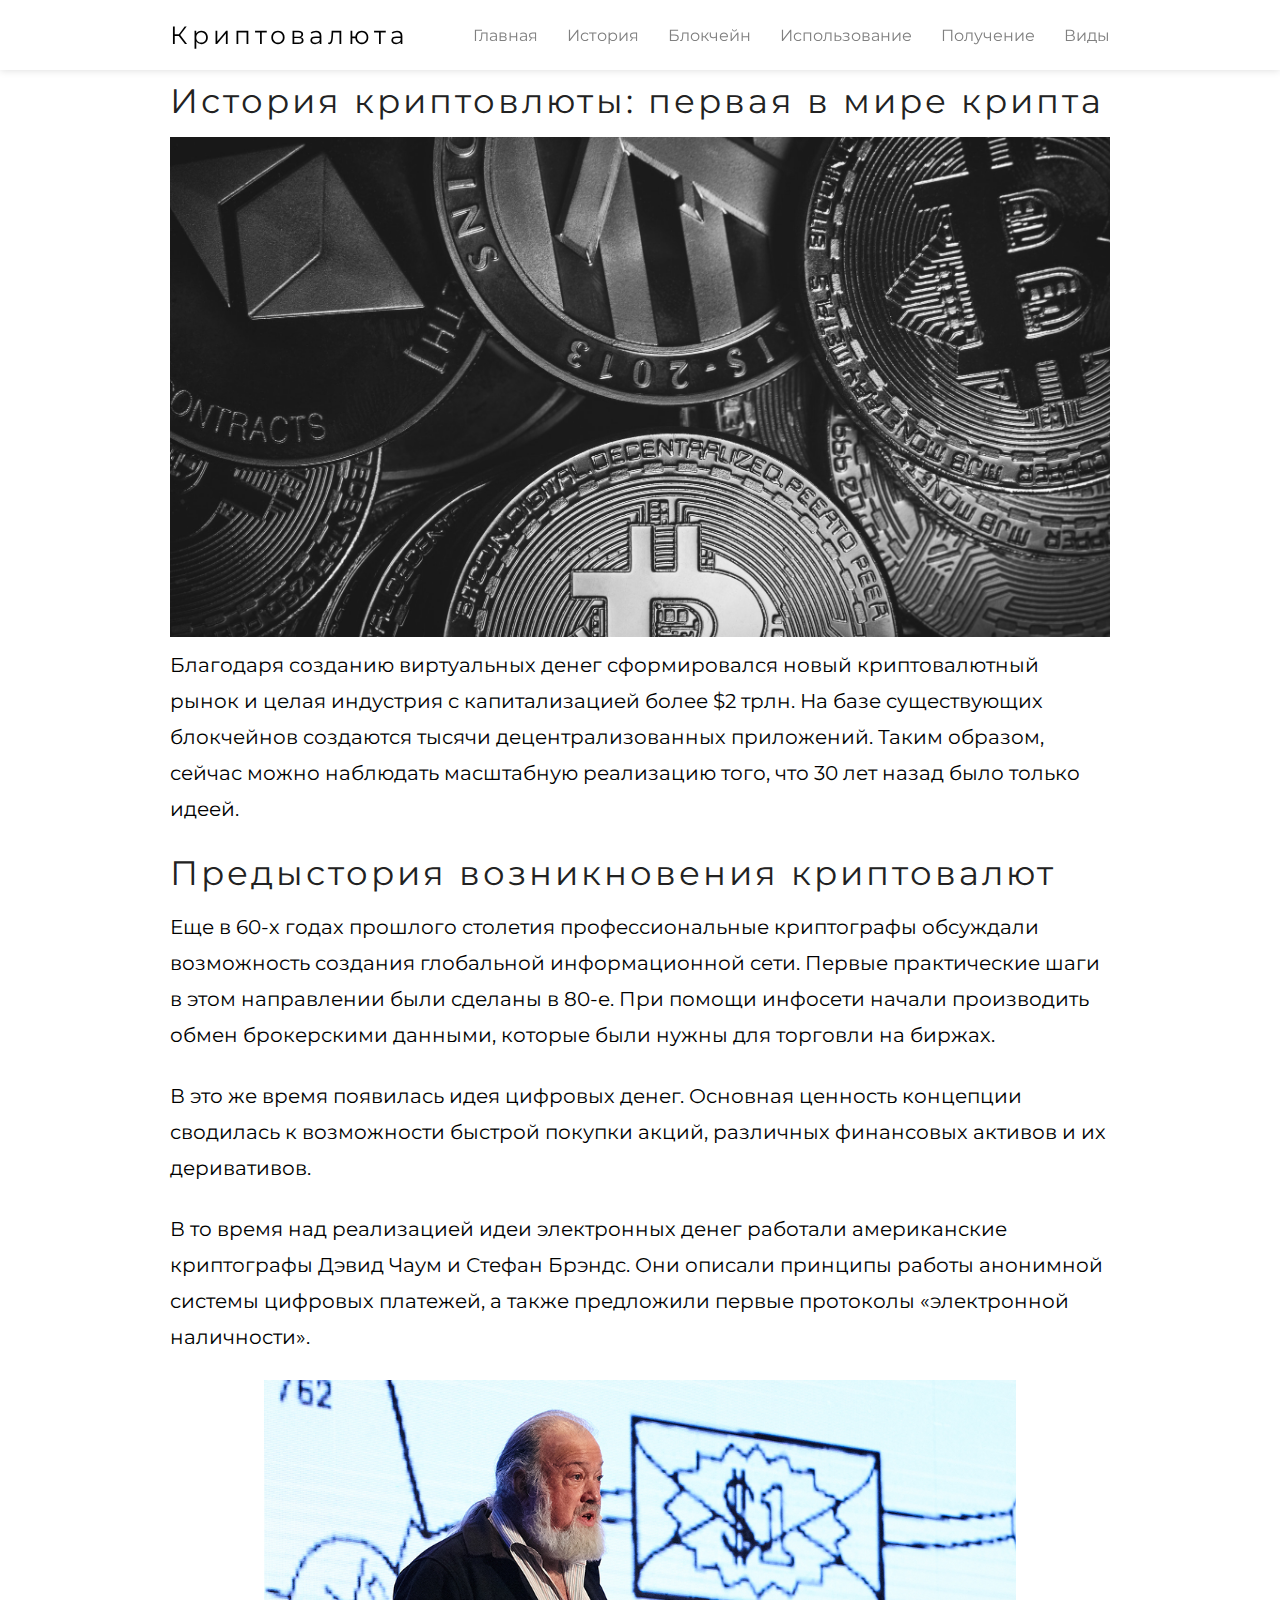
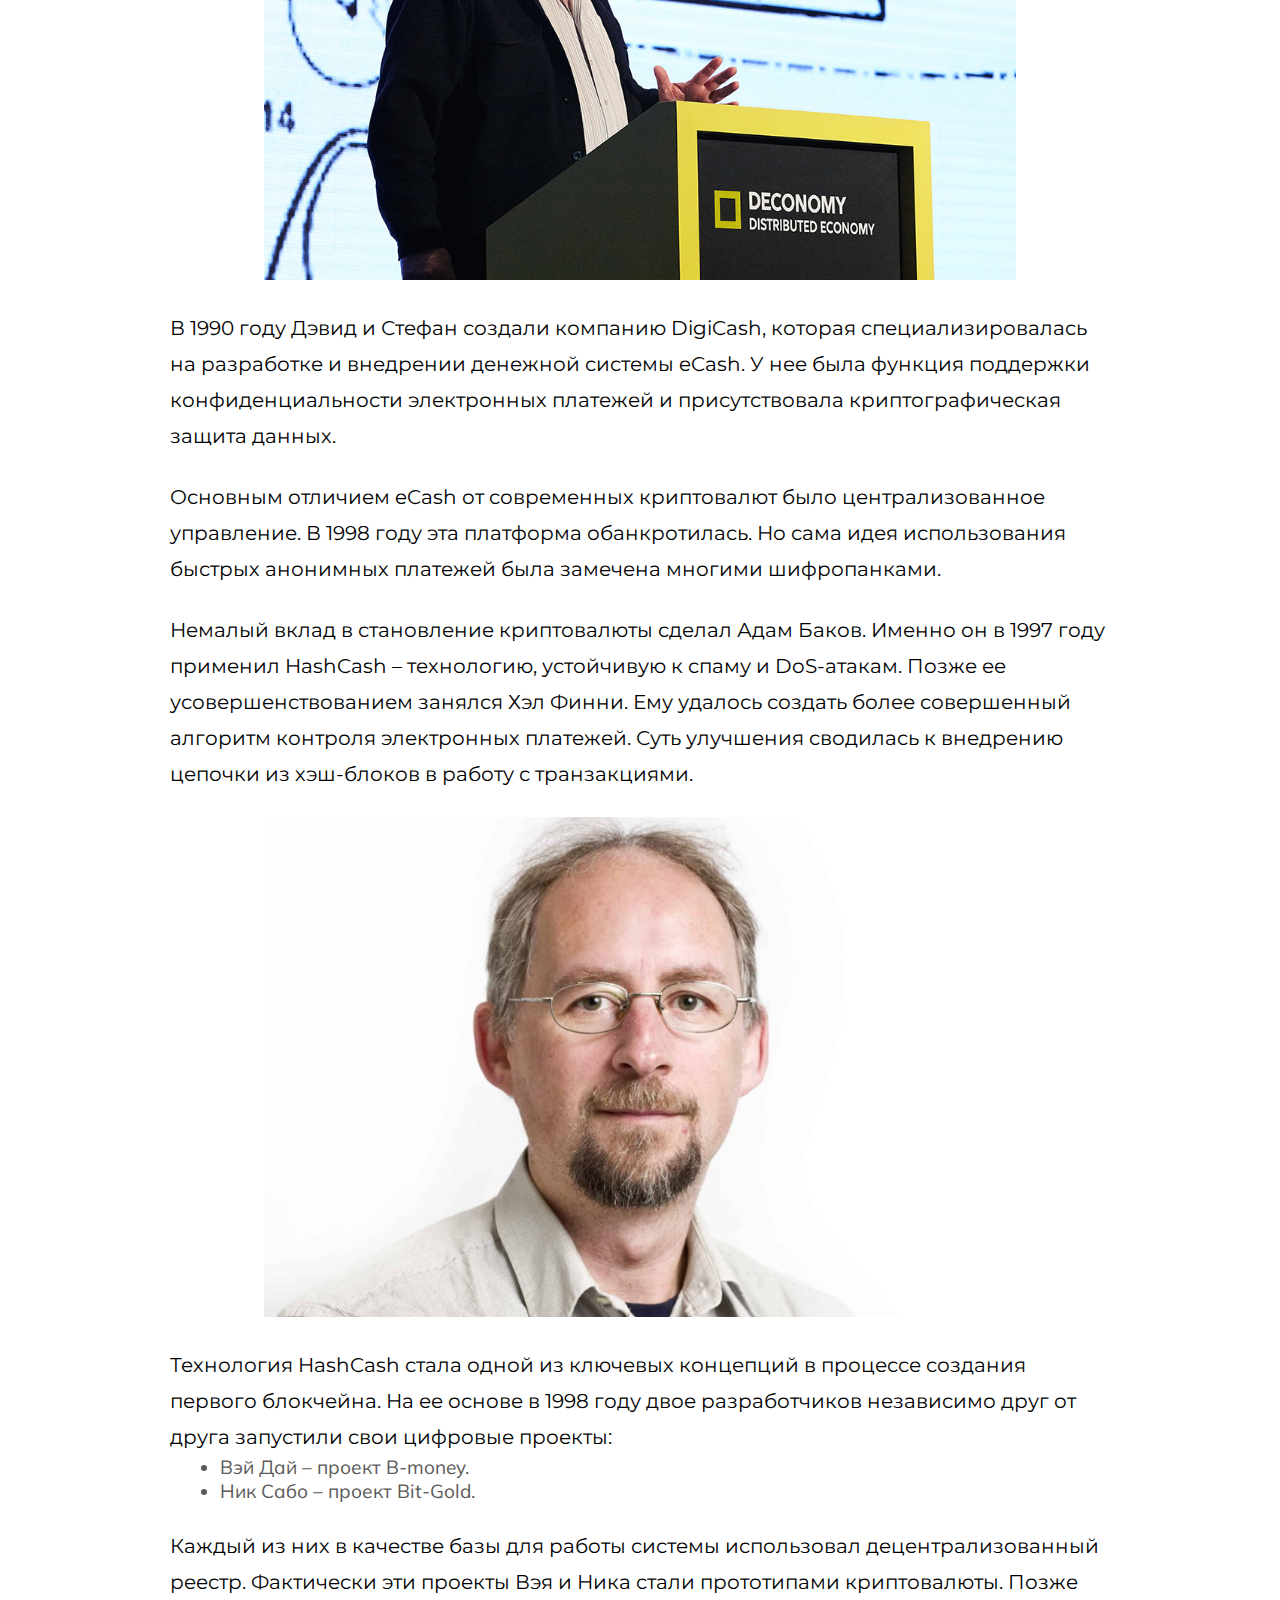
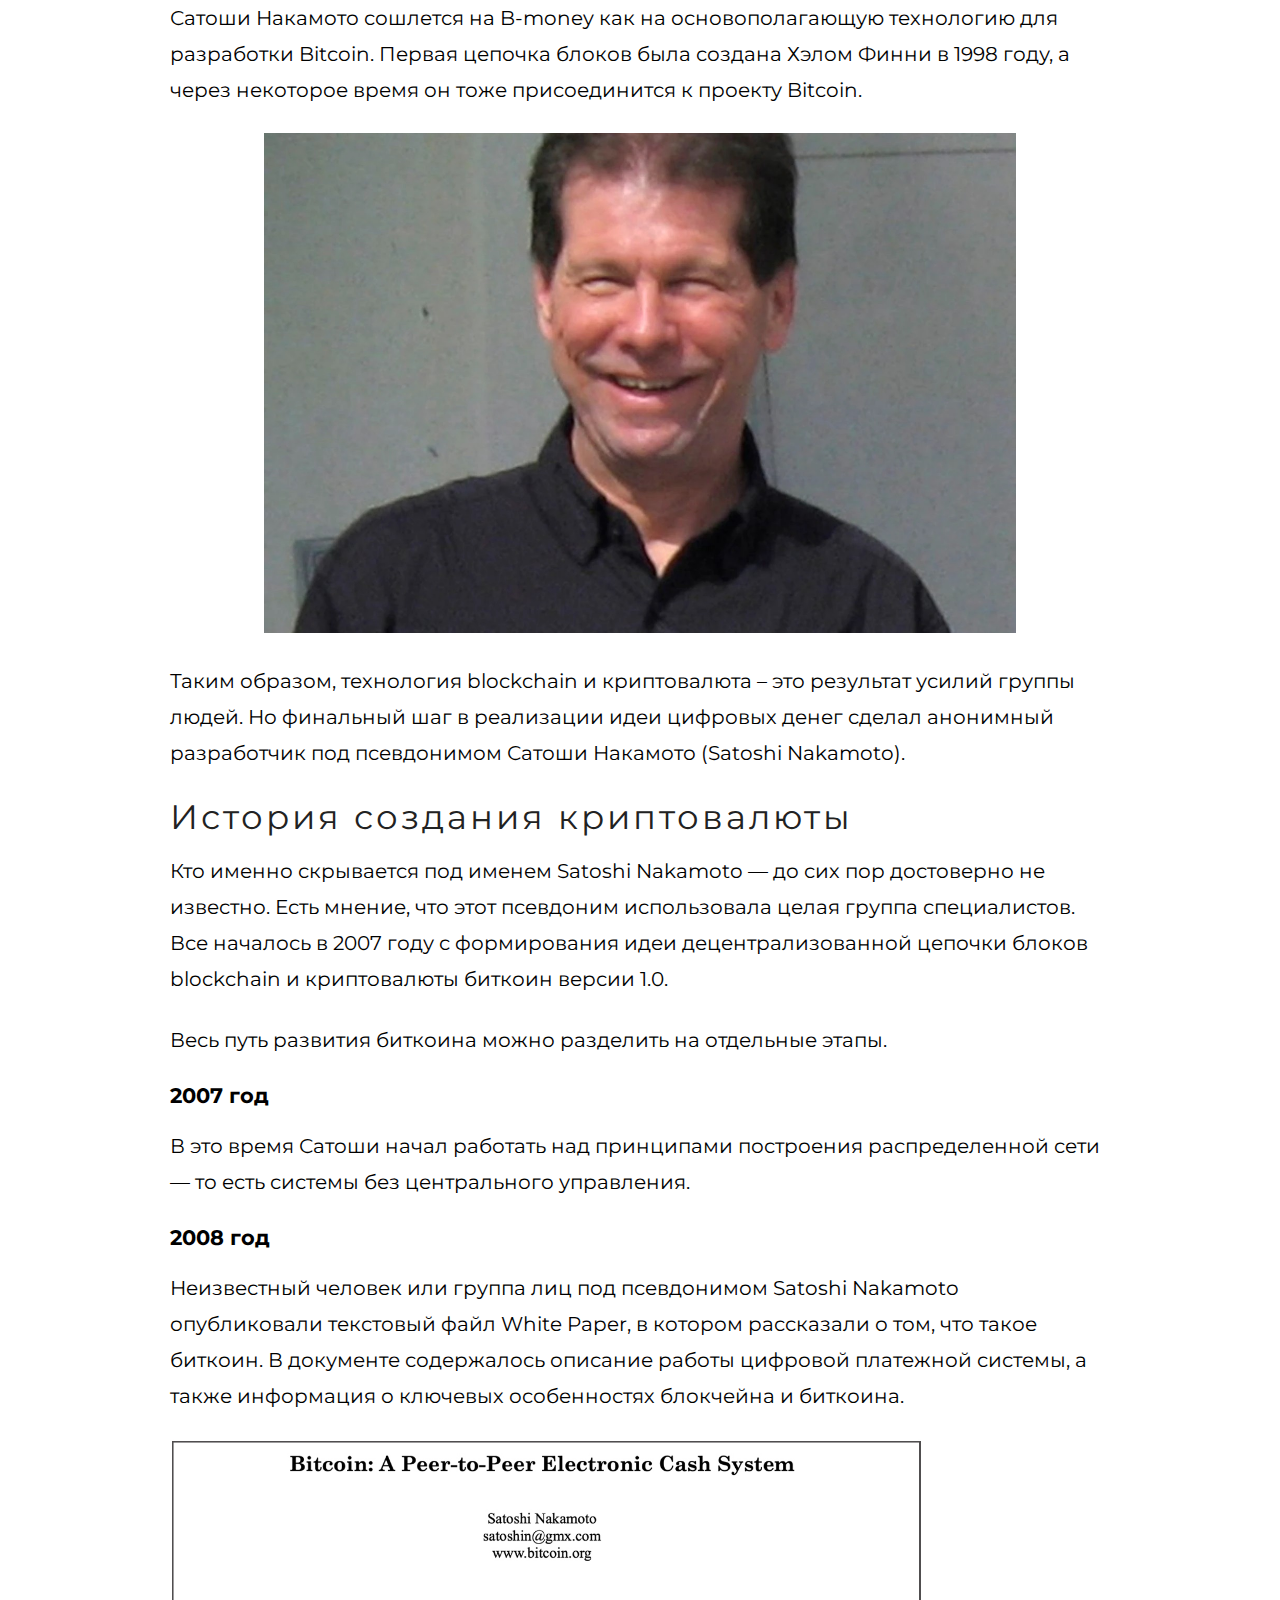
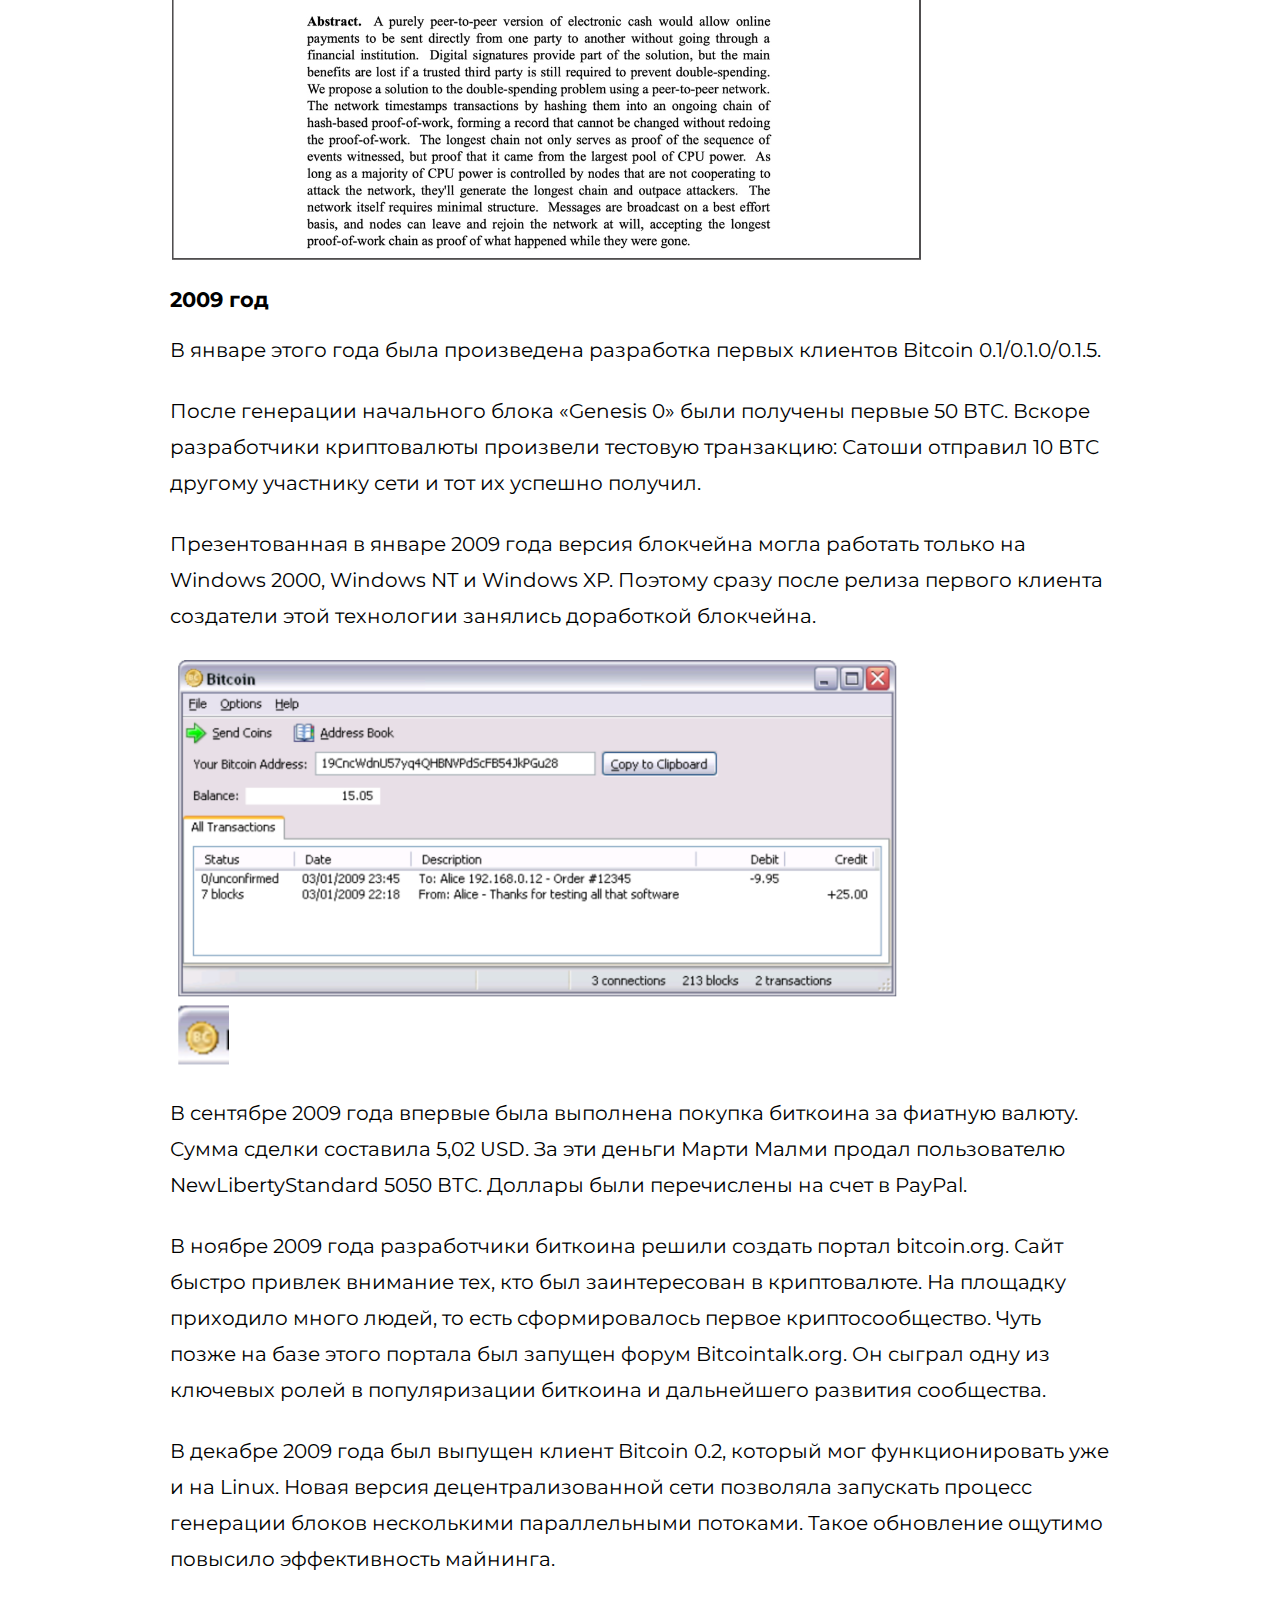
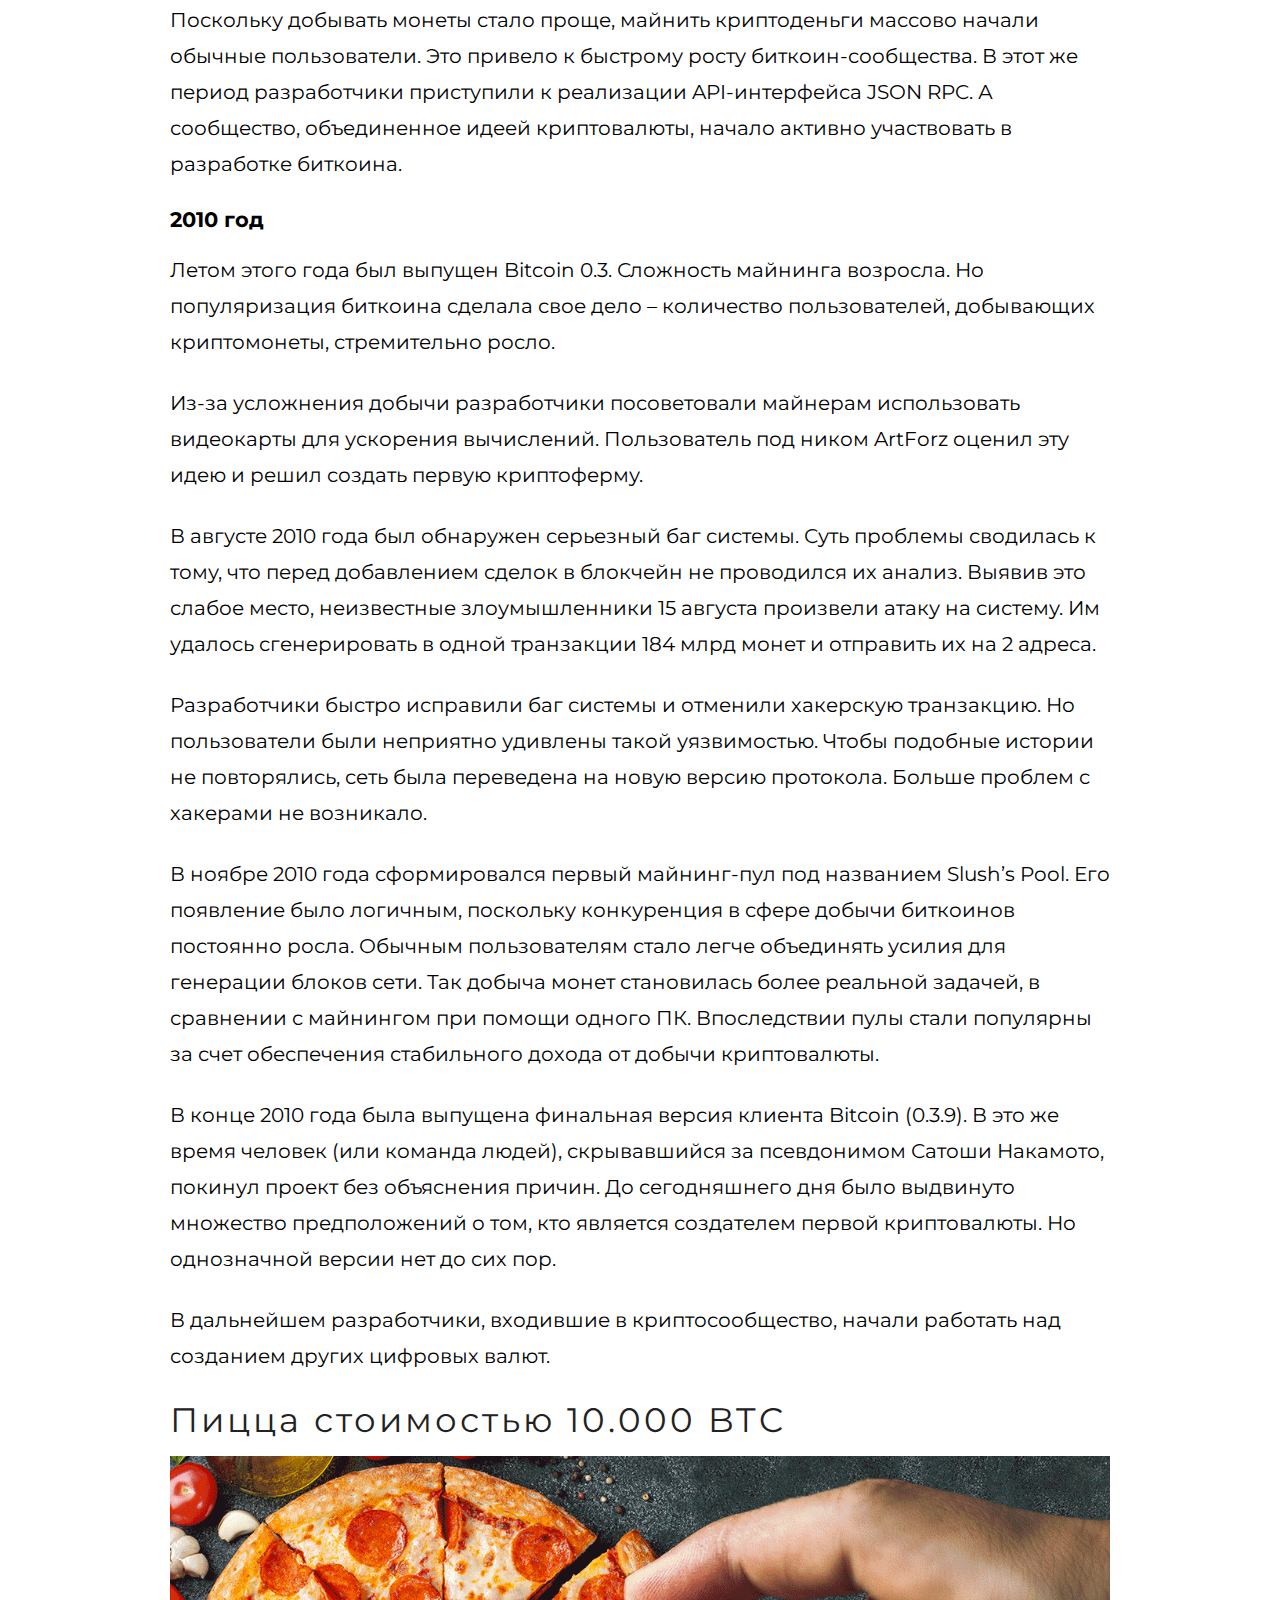
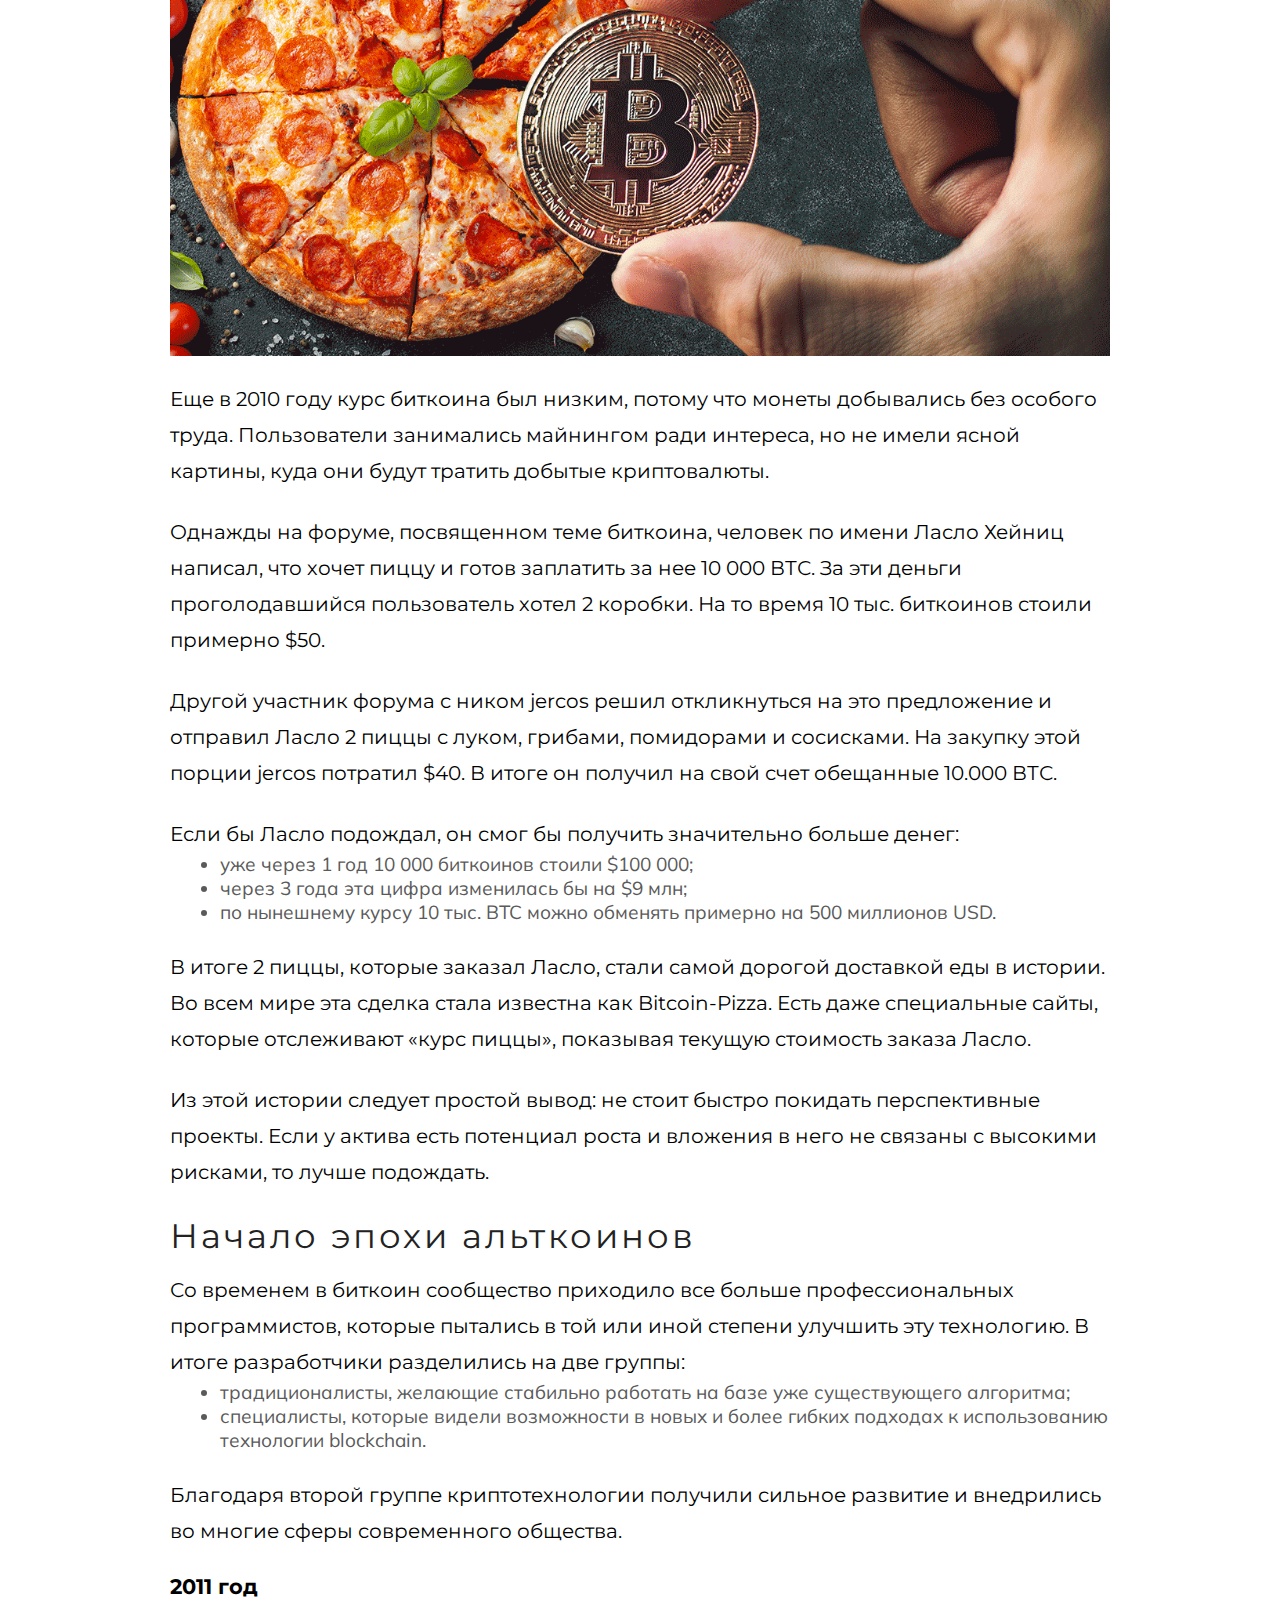
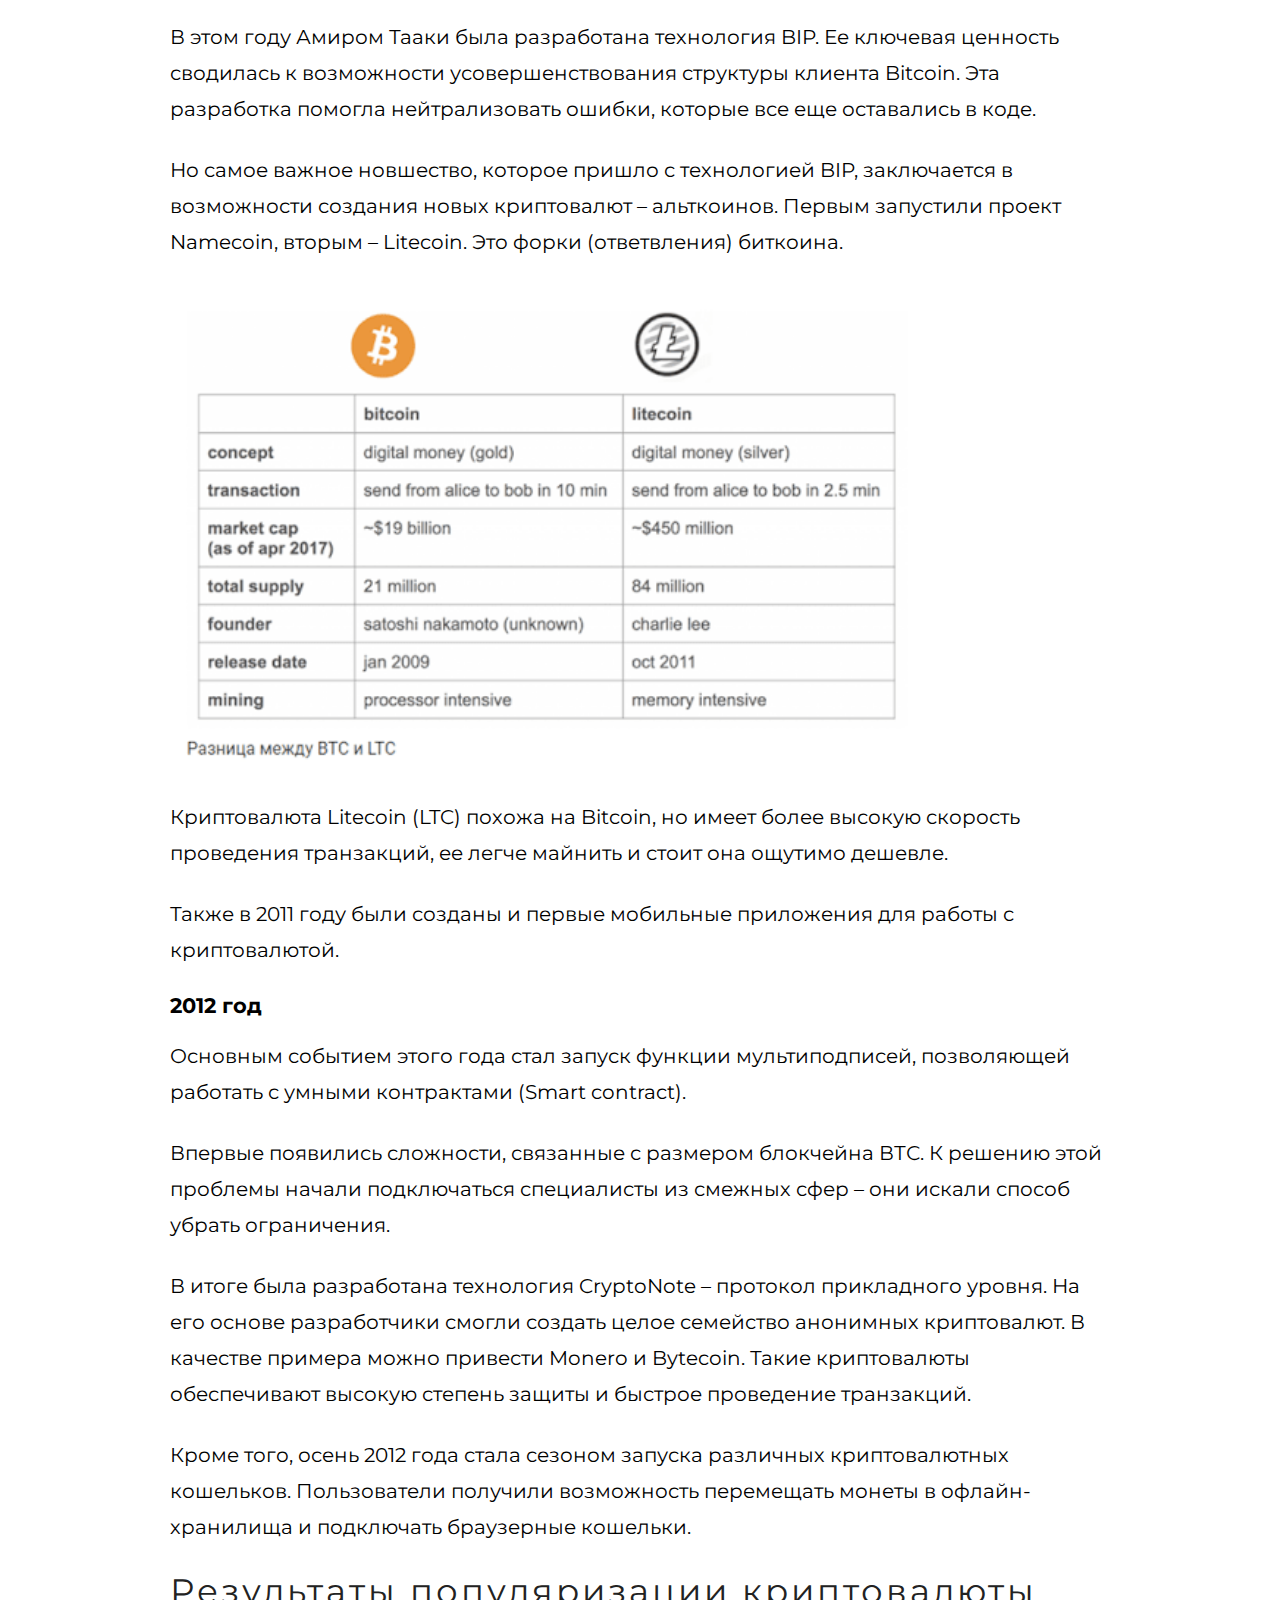
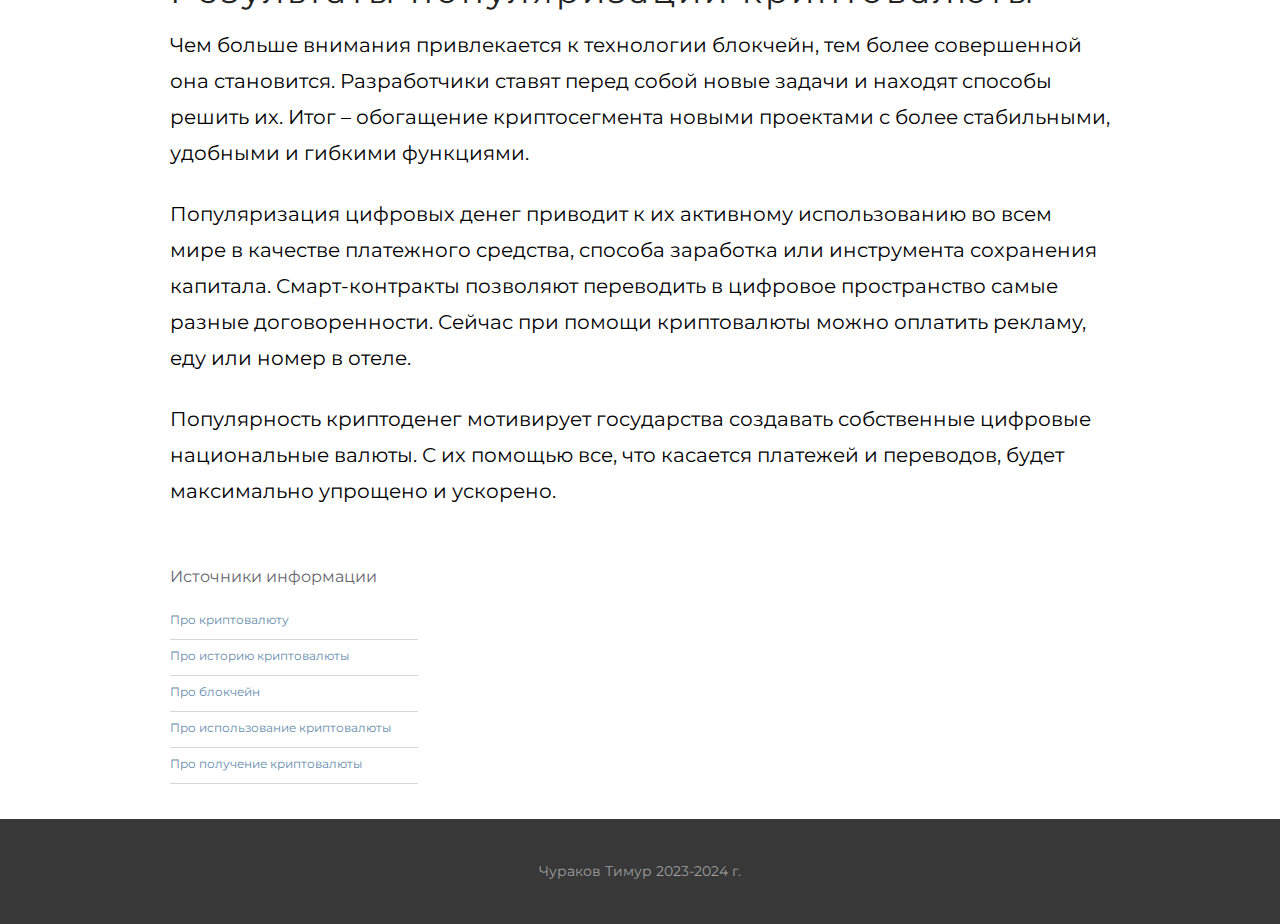
<file: history.html>
<!DOCTYPE html>
<html lang="ru">
	<head>
		<meta charset="UTF-8" />
		<meta name="viewport" content="width=device-width, initial-scale=1.0" />
		<link
			rel="shortcut icon"
			href="assets/image/icon.png"
			type="image/x-icon"
		/>
		<title>История криптовалюты</title>
		<link
			href="https://unpkg.com/boxicons@2.1.4/css/boxicons.min.css"
			rel="stylesheet"
		/>
		<link rel="stylesheet" href="assets/css/reset.css" />
		<link rel="stylesheet" href="assets/css/style.css" />
		<link rel="stylesheet" href="assets/css/responsive.css" />
	</head>
	<body>
		<header class="header">
			<div class="container header_container">
				<h1 class="logo">
					<a href="index.html">Криптовалюта</a>
				</h1>
				<input type="checkbox" id="check" />
				<label for="check" class="menu_icons">
					<i class="bx bx-menu-alt-right" id="menu-icon"></i>
					<i class="bx bx-x" id="close-icon"></i>
				</label>
				<nav class="header_nav-links">
					<a class="nav_links" href="index.html">Главная</a>
					<a class="nav_links" href="history.html">История</a>
					<a class="nav_links" href="blockchen.html">Блокчейн</a>
					<a class="nav_links" href="usage.html">Использование</a>
					<a class="nav_links" href="receiving.html">Получение</a>
					<a class="nav_links" href="kinds.html">Виды</a>
				</nav>
			</div>
		</header>
		<main class="main">
			<section class="history">
				<div class="container">
					<h1 class="history_title">
						История криптовлюты: первая в мире крипта
					</h1>
					<div class="history_content">
						<img
							class='history_img'
							src="assets/image/bitcoinhistoryone.jpg"
							alt="Картинка криптовалюты для истории"
						/>
						<p>
							Благодаря созданию виртуальных денег сформировался новый
							криптовалютный рынок и целая индустрия с капитализацией более $2
							трлн. На базе существующих блокчейнов создаются тысячи
							децентрализованных приложений. Таким образом, сейчас можно
							наблюдать масштабную реализацию того, что 30 лет назад было только
							идеей.
						</p>
						<h2 class='history_title'>Предыстория возникновения криптовалют</h2>
						<p>
							Еще в 60-х годах прошлого столетия профессиональные криптографы
							обсуждали возможность создания глобальной информационной сети.
							Первые практические шаги в этом направлении были сделаны в 80-е.
							При помощи инфосети начали производить обмен брокерскими
							данными, которые были нужны для торговли на биржах.
						</p>
						<p>
							В это же время появилась идея цифровых денег. Основная ценность
							концепции сводилась к возможности быстрой покупки акций,
							различных финансовых активов и их деривативов.
						</p>
						<p>
							В то время над реализацией идеи электронных денег работали американские криптографы Дэвид Чаум и Стефан Брэндс. Они описали принципы работы анонимной системы цифровых платежей, а также предложили первые протоколы «электронной наличности». 
						</p>
						<ul class='hover-effect-scale'>
							<li>
								<img src='./assets/image/davidchuam.jpg' alt='David Chaum'>
								<div>
									<p>Дэвид Чаум</p>
								</div>
							</li>
						</ul>
						<p>
							В 1990 году Дэвид и Стефан создали компанию DigiCash, которая специализировалась на разработке и внедрении денежной системы eCash. У нее была функция поддержки конфиденциальности электронных платежей и присутствовала криптографическая защита данных.
						</p>
						<p>
							Основным отличием eCash от современных криптовалют было централизованное управление. В 1998 году эта платформа обанкротилась. Но сама идея использования быстрых анонимных платежей была замечена многими шифропанками.
						</p>
						<p>Немалый вклад в становление криптовалюты сделал Адам Баков. Именно он в 1997 году применил HashCash – технологию, устойчивую к спаму и DoS-атакам. Позже ее усовершенствованием занялся Хэл Финни. Ему удалось создать более совершенный алгоритм контроля электронных платежей. Суть улучшения сводилась к внедрению цепочки из хэш-блоков в работу с транзакциями. </p>
						<ul class='hover-effect-scale'>
							<li>
								<img src='./assets/image/AdanBacov.jpg' alt='Adan Bacov'>
								<div>
									<p>Адам Баков</p>
								</div>
							</li>
						</ul>
						<p class='text_list'>
							Технология HashCash стала одной из ключевых концепций в процессе создания первого блокчейна. На ее основе в 1998 году двое разработчиков независимо друг от друга запустили свои цифровые проекты:
							<ul class='history_list'>
								<li>Вэй Дай – проект B-money.</li>
								<li>Ник Сабо – проект Bit-Gold.</li>
							</ul>
						</p>
						<p>
							Каждый из них в качестве базы для работы системы использовал децентрализованный реестр. Фактически эти проекты Вэя и Ника стали прототипами криптовалюты. Позже Сатоши Накамото сошлется на B-money как на основополагающую технологию для разработки Bitcoin. Первая цепочка блоков была создана Хэлом Финни в 1998 году, а через некоторое время он тоже присоединится к проекту Bitcoin.
						</p>
						<ul class='hover-effect-scale'>
							<li>
								<img src='./assets/image/XelFinnii.jpg' alt='Hal Finney'>
								<div>
									<p>Хэл Финни</p>
								</div>
							</li>
						</ul>
						<p>
							Таким образом, технология blockchain и криптовалюта – это результат усилий группы людей. Но финальный шаг в реализации идеи цифровых денег сделал анонимный разработчик под псевдонимом Сатоши Накамото (Satoshi Nakamoto).
						</p>
						<h2 class='history_title'>История создания криптовалюты</h2>
						<p>
							Кто именно скрывается под именем Satoshi Nakamoto — до сих пор достоверно не известно. Есть мнение, что этот псевдоним использовала целая группа специалистов. Все началось в 2007 году с формирования идеи децентрализованной цепочки блоков blockchain и криптовалюты биткоин версии 1.0.
						 </p>
						 <p>
							Весь путь развития биткоина можно разделить на отдельные этапы.
						 </p>
						 <span>2007 год</span>
						 <p>
							В это время Сатоши начал работать над принципами построения распределенной сети — то есть системы без центрального управления.
						 </p>
						 <span>2008 год</span>
						 <p>
							Неизвестный человек или группа лиц под псевдонимом Satoshi Nakamoto опубликовали текстовый файл White Paper, в котором рассказали о том, что такое биткоин. В документе содержалось описание работы цифровой платежной системы, а также информация о ключевых особенностях блокчейна и биткоина.
						 </p>
						 <img class='history_img-cammon' src='./assets/image/documentbitcoin.jpg' alt='Document Bitcoin'>
							<span>2009 год</span>
							<p>
								В январе этого года была произведена разработка первых клиентов Bitcoin 0.1/0.1.0/0.1.5.
							</p>
							<p>
								После генерации начального блока «Genesis 0» были получены первые 50 ВТС. Вскоре разработчики криптовалюты произвели тестовую транзакцию: Сатоши отправил 10 ВТС другому участнику сети и тот их успешно получил.
							</p>
							<p>
								Презентованная в январе 2009 года версия блокчейна могла работать только на Windows 2000, Windows NT и Windows XP. Поэтому сразу после релиза первого клиента создатели этой технологии занялись доработкой блокчейна.
							</p>
							<img class='history_img-cammon' src='./assets/image/client2009years.png' alt='first logo and the first customer'>
							<p>
								В сентябре 2009 года впервые была выполнена покупка биткоина за фиатную валюту. Сумма сделки составила 5,02 USD. За эти деньги Марти Малми продал пользователю NewLibertyStandard 5050 ВТС. Доллары были перечислены на счет в PayPal.
							</p>
							<p>
								В ноябре 2009 года разработчики биткоина решили создать портал bitcoin.org. Сайт быстро привлек внимание тех, кто был заинтересован в криптовалюте. На площадку приходило много людей, то есть сформировалось первое криптосообщество. Чуть позже на базе этого портала был запущен форум Bitcointalk.org. Он сыграл одну из ключевых ролей в популяризации биткоина и дальнейшего развития сообщества. 
							</p>
							<p>
								В декабре 2009 года был выпущен клиент Bitcoin 0.2, который мог функционировать уже и на Linux. Новая версия децентрализованной сети позволяла запускать процесс генерации блоков несколькими параллельными потоками. Такое обновление ощутимо повысило эффективность майнинга. 
							</p>
							<p>
								Поскольку добывать монеты стало проще, майнить криптоденьги массово начали обычные пользователи. Это привело к быстрому росту биткоин-сообщества. В этот же период разработчики приступили к реализации API-интерфейса JSON RPC. А сообщество, объединенное идеей криптовалюты, начало активно участвовать в разработке биткоина.
							</p>
							<span>2010 год</span>
							<p>
								Летом этого года был выпущен Bitcoin 0.3. Сложность майнинга возросла. Но популяризация биткоина сделала свое дело – количество пользователей, добывающих криптомонеты, стремительно росло.
							</p>
							<p>
								Из-за усложнения добычи разработчики посоветовали майнерам использовать видеокарты для ускорения вычислений. Пользователь под ником ArtForz оценил эту идею и решил создать первую криптоферму.
							</p>
							<p>
								В августе 2010 года был обнаружен серьезный баг системы. Суть проблемы сводилась к тому, что перед добавлением сделок в блокчейн не проводился их анализ. Выявив это слабое место, неизвестные злоумышленники 15 августа произвели атаку на систему. Им удалось сгенерировать в одной транзакции 184 млрд монет и отправить их на 2 адреса. 
							</p>
							<p>
								Разработчики быстро исправили баг системы и отменили хакерскую транзакцию. Но пользователи были неприятно удивлены такой уязвимостью. Чтобы подобные истории не повторялись, сеть была переведена на новую версию протокола. Больше проблем с хакерами не возникало.
							</p>
							<p>
								В ноябре 2010 года сформировался первый майнинг-пул под названием Slush’s Pool. Его появление было логичным, поскольку конкуренция в сфере добычи биткоинов постоянно росла. Обычным пользователям стало легче объединять усилия для генерации блоков сети. Так добыча монет становилась более реальной задачей, в сравнении с майнингом при помощи одного ПК. Впоследствии пулы стали популярны за счет обеспечения стабильного дохода от добычи криптовалюты.
							</p>
							<p>
								В конце 2010 года была выпущена финальная версия клиента Bitcoin (0.3.9). В это же время человек (или команда людей), скрывавшийся за псевдонимом Сатоши Накамото, покинул проект без объяснения причин. До сегодняшнего дня было выдвинуто множество предположений о том, кто является создателем первой криптовалюты. Но однозначной версии нет до сих пор. 
							</p>
							<p>
								В дальнейшем разработчики, входившие в криптосообщество, начали работать над созданием других цифровых валют.
							</p>
							<h3 class='history_title'>Пицца стоимостью 10.000 BTC</h3>
							<img src='assets/image/bitcoinpizza.jpeg' alt='Bitcoin pizza'>
							<p>
								Еще в 2010 году курс биткоина был низким, потому что монеты добывались без особого труда. Пользователи занимались майнингом ради интереса, но не имели ясной картины, куда они будут тратить добытые криптовалюты.
							</p>
							<p>
								Однажды на форуме, посвященном теме биткоина, человек по имени Ласло Хейниц написал, что хочет пиццу и готов заплатить за нее 10 000 ВТС. За эти деньги проголодавшийся пользователь хотел 2 коробки. На то время 10 тыс. биткоинов стоили примерно $50.
							</p>
							<p>
								Другой участник форума с ником jercos решил откликнуться на это предложение и отправил Ласло 2 пиццы с луком, грибами, помидорами и сосисками. На закупку этой порции jercos потратил $40. В итоге он получил на свой счет обещанные 10.000 ВТС.
							</p>
							<p class='text_list'>
								Если бы Ласло подождал, он смог бы получить значительно больше денег:
								<ul class='history_list'>
									<li>уже через 1 год 10 000 биткоинов стоили $100 000;</li>
									<li>через 3 года эта цифра изменилась бы на $9 млн;</li>
									<li>по нынешнему курсу 10 тыс. ВТС можно обменять примерно на 500 миллионов USD. </li>
								</ul>
							</p>
							<p>
								В итоге 2 пиццы, которые заказал Ласло, стали самой дорогой доставкой еды в истории. Во всем мире эта сделка стала известна как Bitcoin-Pizza. Есть даже специальные сайты, которые отслеживают «курс пиццы», показывая текущую стоимость заказа Ласло.
							</p>
							<p>
								Из этой истории следует простой вывод: не стоит быстро покидать перспективные проекты. Если у актива есть потенциал роста и вложения в него не связаны с высокими рисками, то лучше подождать.
							</p>
							<h4 class='history_title'>Начало эпохи альткоинов</h4>
							<p class='text_list'>
								Со временем в биткоин сообщество приходило все больше профессиональных программистов, которые пытались в той или иной степени улучшить эту технологию. В итоге разработчики разделились на две группы:
								<ul class='history_list'>
									<li>традиционалисты, желающие стабильно работать на базе уже существующего алгоритма;</li>
									<li>специалисты, которые видели возможности в новых и более гибких подходах к использованию технологии blockchain.</li>
								</ul>
							</p>
							<p>
								Благодаря второй группе криптотехнологии получили сильное развитие и внедрились во многие сферы современного общества.
							</p>
							<span>2011 год</span>
							<p>
								В этом году Амиром Тааки была разработана технология BIP. Ее ключевая ценность сводилась к возможности усовершенствования структуры клиента Bitcoin. Эта разработка помогла нейтрализовать ошибки, которые все еще оставались в коде.
							</p>
							<p>
								Но самое важное новшество, которое пришло с технологией BIP, заключается в возможности создания новых криптовалют – альткоинов. Первым запустили проект Namecoin, вторым – Litecoin. Это форки (ответвления) биткоина.
							</p>
							<img class='history_img-cammon' src='./assets/image/altcoin.png' alt='altcoin'>
							<p>
								Криптовалюта Litecoin (LTC) похожа на Bitcoin, но имеет более высокую скорость проведения транзакций, ее легче майнить и стоит она ощутимо дешевле.
							</p>
							<p>
								Также в 2011 году были созданы и первые мобильные приложения для работы с криптовалютой.
							</p>
							<span>2012 год</span>
							<p>
								Основным событием этого года стал запуск функции мультиподписей, позволяющей работать с умными контрактами (Smart contract). 
							</p>
							<p>
								Впервые появились сложности, связанные с размером блокчейна ВТС. К решению этой проблемы начали подключаться специалисты из смежных сфер – они искали способ убрать ограничения. 
							</p>
							<p>
								В итоге была разработана технология CryptoNote – протокол прикладного уровня. На его основе разработчики смогли создать целое семейство анонимных криптовалют. В качестве примера можно привести Monero и Bytecoin. Такие криптовалюты обеспечивают высокую степень защиты и быстрое проведение транзакций.
							</p>
							<p>
								Кроме того, осень 2012 года стала сезоном запуска различных криптовалютных кошельков. Пользователи получили возможность перемещать монеты в офлайн-хранилища и подключать браузерные кошельки.
							</p>
							<h5 class='history_title'>Результаты популяризации криптовалюты</h5>
							<p>
								Чем больше внимания привлекается к технологии блокчейн, тем более совершенной она становится. Разработчики ставят перед собой новые задачи и находят способы решить их. Итог – обогащение криптосегмента новыми проектами с более стабильными, удобными и гибкими функциями.
							</p>
							<p>
								Популяризация цифровых денег приводит к их активному использованию во всем мире в качестве платежного средства, способа заработка или инструмента сохранения капитала. Смарт-контракты позволяют переводить в цифровое пространство самые разные договоренности. Сейчас при помощи криптовалюты можно оплатить рекламу, еду или номер в отеле.
							</p>
							<p>
								Популярность криптоденег мотивирует государства создавать собственные цифровые национальные валюты. С их помощью все, что касается платежей и переводов, будет максимально упрощено и ускорено.
							</p>
						</div>
					</div>
			</section>
		</div>
		</main>
		<footer class="footer">
			<div class="footer_desc">
				<div class="container footer_desc-container">
					<div class="footer_links">
						<h4>Источники информации</h4>
						<ul>
							<li><a href="https://vc.ru/crypto/795036-chto-takoe-kriptovalyuta-i-kak-ona-rabotaet" target='_blank'>Про криптовалюту</a></li>
							<li><a href="https://www.binance.com/ru/blog/markets/история-создания-криптовалюты-первая-в-мире-крипта-и-satoshi-nakamoto-421499824684902668#u420u43eu436u434u435u43du438u435-u438-u441u442u430u43du43eu432u43bu435u43du438u435-u43au440u438u43fu442u43eu432u430u43bu44eu442u44b-bitcoin" target='_blank'>Про историю криптовалюты</a></li>
							<li><a href="https://skillbox.ru/media/code/chto-takoe-blokcheyn-i-kak-on-rabotaet/">Про блокчейн</a></li>
							<li class="footer_long"><a href="https://secrets.tinkoff.ru/glossarij/kriptovalyuta/#3" target='_blank'>Про использование криптовалюты</a></li>
							<li class="footer_long"><a href="https://secrets.tinkoff.ru/glossarij/kriptovalyuta/#2" target='_blank'>Про получение криптовалюты</a></li>
						</ul>
					</div>
				</div>
			</div>
			<div class="footer_copy">
				<div class="container">
					<p>Чураков Тимур 2023-2024 г.</p>
				</div>
			</div>
		</footer>
		<button class="scroll-top" onclick="scrollToTop()">
			<i class="bx bx-up-arrow-alt"></i>
		</button>
		<script src="assets/js/script.js"></script>
	</body>
</html>
</file>
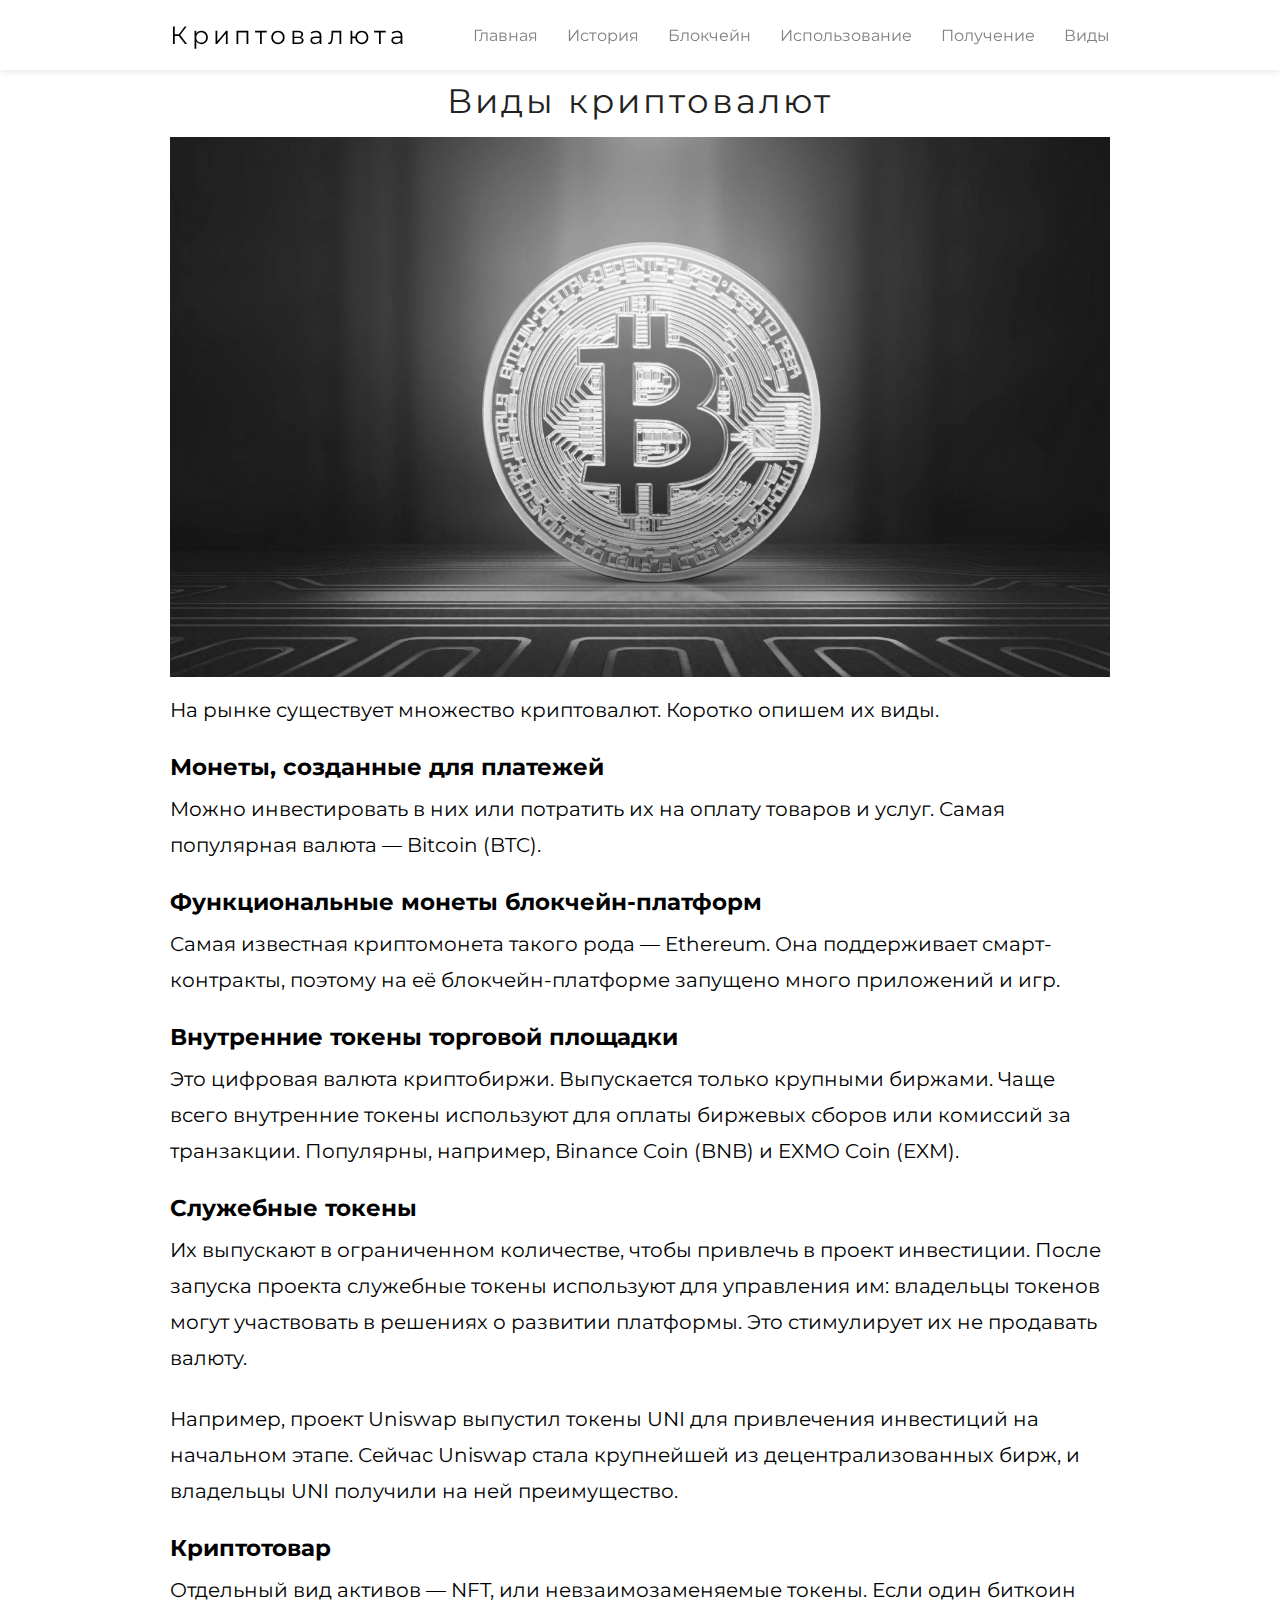
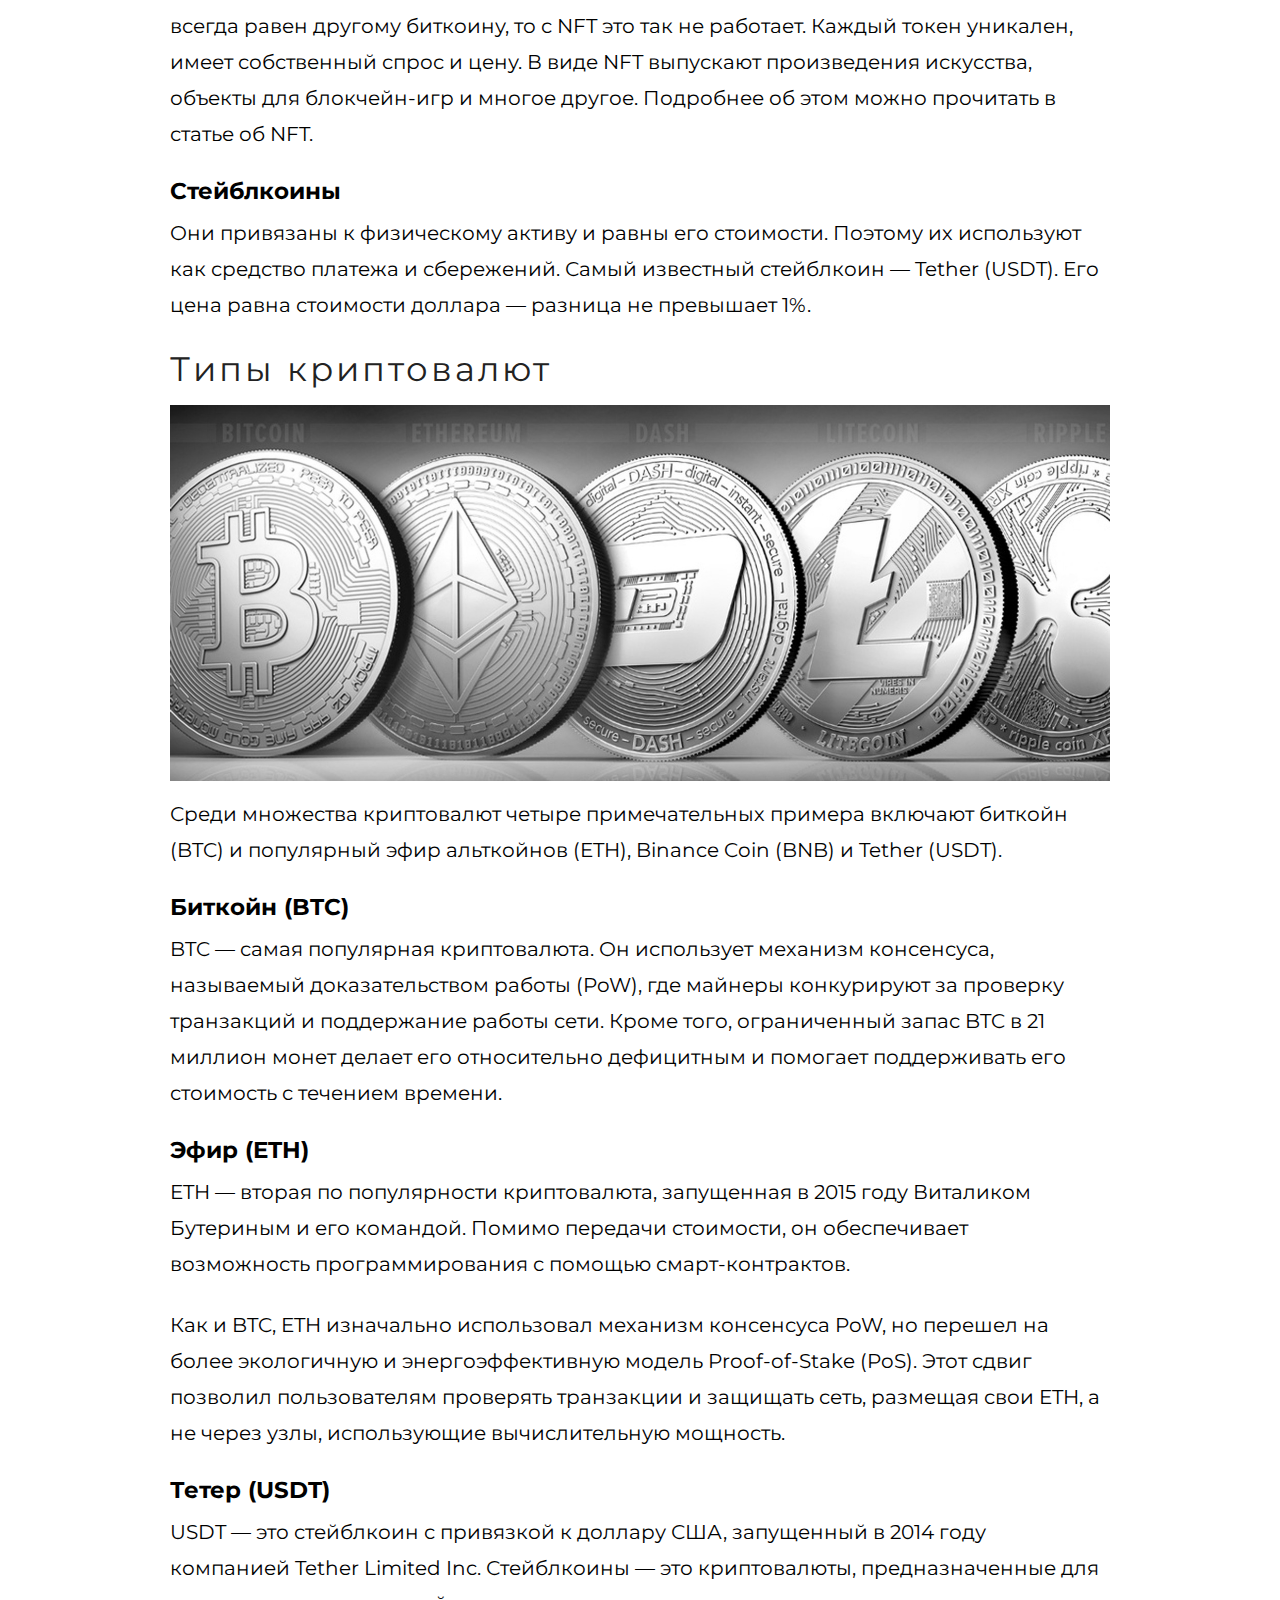
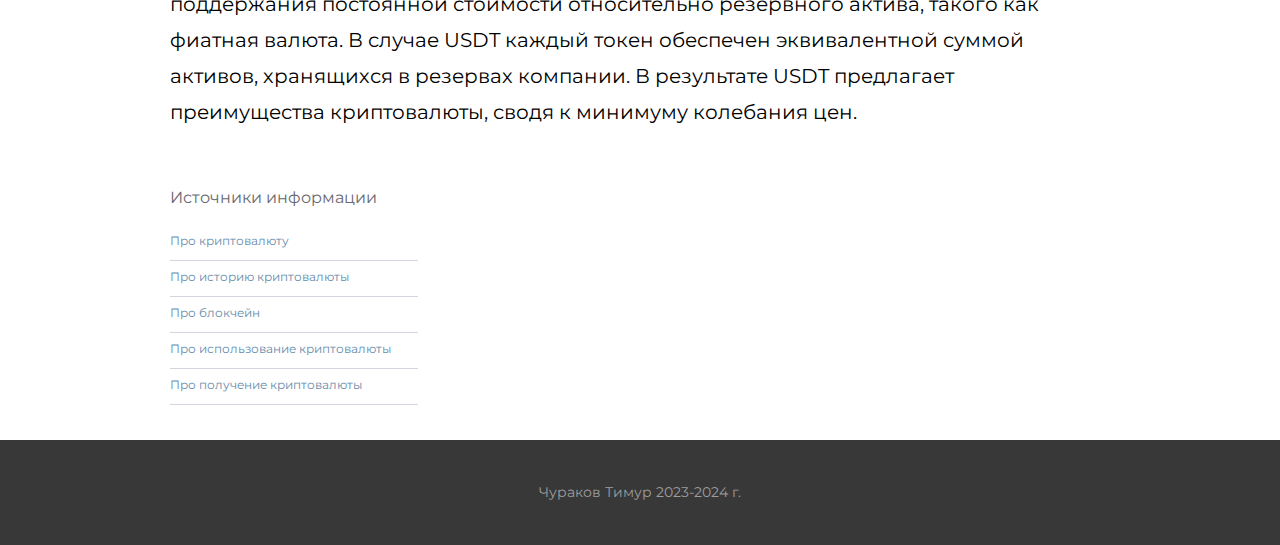
<file: kinds.html>
<!DOCTYPE html>
<html lang="ru">
	<head>
		<meta charset="UTF-8" />
		<meta name="viewport" content="width=device-width, initial-scale=1.0" />
		<link
			rel="shortcut icon"
			href="assets/image/icon.png"
			type="image/x-icon"
		/>
		<title>Использование криптовалюты</title>
		<link
			href="https://unpkg.com/boxicons@2.1.4/css/boxicons.min.css"
			rel="stylesheet"
		/>
		<link rel="stylesheet" href="assets/css/reset.css" />
		<link rel="stylesheet" href="assets/css/style.css" />
		<link rel="stylesheet" href="assets/css/responsive.css" />
	</head>
	<body>
		<header class="header">
			<div class="container header_container">
				<h1 class="logo">
					<a href="index.html">Криптовалюта</a>
				</h1>
				<input type="checkbox" id="check" />
				<label for="check" class="menu_icons">
					<i class="bx bx-menu-alt-right" id="menu-icon"></i>
					<i class="bx bx-x" id="close-icon"></i>
				</label>
				<nav class="header_nav-links">
					<a class="nav_links" href="index.html">Главная</a>
					<a class="nav_links" href="history.html">История</a>
					<a class="nav_links" href="blockchen.html">Блокчейн</a>
					<a class="nav_links" href="usage.html">Использование</a>
					<a class="nav_links" href="receiving.html">Получение</a>
					<a class="nav_links" href="kinds.html">Виды</a>
				</nav>
			</div>
		</header>
		<main class="main">
			<div class="container">
				<div class="kinds_content">
					<h1>Виды криптовалют</h1>
					<img
						class="kinds_img"
						src="assets/image/kindswelcome.jpg"
						alt="kinds"
					/>
					<p>
						На рынке существует множество криптовалют. Коротко опишем их виды.
					</p>
					<span>Монеты, созданные для платежей</span>
					<p>
						Можно инвестировать в них или потратить их на оплату товаров и
						услуг. Самая популярная валюта — Bitcoin (BTC).
					</p>
					<span>Функциональные монеты блокчейн-платформ</span>
					<p>
						Самая известная криптомонета такого рода — Ethereum. Она
						поддерживает смарт-контракты, поэтому на её блокчейн-платформе
						запущено много приложений и игр.
					</p>
					<span>Внутренние токены торговой площадки</span>
					<p>
						Это цифровая валюта криптобиржи. Выпускается только крупными
						биржами. Чаще всего внутренние токены используют для оплаты биржевых
						сборов или комиссий за транзакции. Популярны, например, Binance Coin
						(BNB) и EXMO Coin (EXM).
					</p>
					<span>Служебные токены</span>
					<p>
						Их выпускают в ограниченном количестве, чтобы привлечь в проект
						инвестиции. После запуска проекта служебные токены используют для
						управления им: владельцы токенов могут участвовать в решениях о
						развитии платформы. Это стимулирует их не продавать валюту.
					</p>
					<p>
						Например, проект Uniswap выпустил токены UNI для привлечения
						инвестиций на начальном этапе. Сейчас Uniswap стала крупнейшей из
						децентрализованных бирж, и владельцы UNI получили на ней
						преимущество.
					</p>
					<span>Криптотовар</span>
					<p>
						Отдельный вид активов — NFT, или невзаимозаменяемые токены. Если
						один биткоин всегда равен другому биткоину, то с NFT это так не
						работает. Каждый токен уникален, имеет собственный спрос и цену. В
						виде NFT выпускают произведения искусства, объекты для блокчейн-игр
						и многое другое. Подробнее об этом можно прочитать в статье об NFT.
					</p>
					<span>Стейблкоины</span>
					<p>
						Они привязаны к физическому активу и равны его стоимости. Поэтому их
						используют как средство платежа и сбережений. Самый известный
						стейблкоин — Tether (USDT). Его цена равна стоимости доллара —
						разница не превышает 1%.
					</p>
					<h2 class="kinds_title">Типы криптовалют</h2>
					<img src="assets/image/kindstips.jpg" alt="kinds" class="kinds_img" />
					<p>
						Среди множества криптовалют четыре примечательных примера включают
						биткойн (BTC) и популярный эфир альткойнов (ETH), Binance Coin (BNB)
						и Tether (USDT).
					</p>
					<span>Биткойн (BTC)</span>
					<p>
						BTC — самая популярная криптовалюта. Он использует механизм
						консенсуса, называемый доказательством работы (PoW), где майнеры
						конкурируют за проверку транзакций и поддержание работы сети. Кроме
						того, ограниченный запас BTC в 21 миллион монет делает его
						относительно дефицитным и помогает поддерживать его стоимость с
						течением времени.
					</p>
					<span>Эфир (ETH)</span>
					<p>
						ETH — вторая по популярности криптовалюта, запущенная в 2015 году
						Виталиком Бутериным и его командой. Помимо передачи стоимости, он
						обеспечивает возможность программирования с помощью
						смарт-контрактов.
					</p>
					<p>
						Как и BTC, ETH изначально использовал механизм консенсуса PoW, но
						перешел на более экологичную и энергоэффективную модель
						Proof-of-Stake (PoS). Этот сдвиг позволил пользователям проверять
						транзакции и защищать сеть, размещая свои ETH, а не через узлы,
						использующие вычислительную мощность.
					</p>
					<span>Тетер (USDT)</span>
					<p>
						USDT — это стейблкоин с привязкой к доллару США, запущенный в 2014
						году компанией Tether Limited Inc. Стейблкоины — это криптовалюты,
						предназначенные для поддержания постоянной стоимости относительно
						резервного актива, такого как фиатная валюта. В случае USDT каждый
						токен обеспечен эквивалентной суммой активов, хранящихся в резервах
						компании. В результате USDT предлагает преимущества криптовалюты,
						сводя к минимуму колебания цен.
					</p>
				</div>
			</div>
		</main>
		<footer class="footer">
			<div class="footer_desc">
				<div class="container footer_desc-container">
					<div class="footer_links">
						<h4>Источники информации</h4>
						<ul>
							<li>
								<a
									href="https://vc.ru/crypto/795036-chto-takoe-kriptovalyuta-i-kak-ona-rabotaet"
									target="_blank"
									>Про криптовалюту</a
								>
							</li>
							<li>
								<a
									href="https://www.binance.com/ru/blog/markets/история-создания-криптовалюты-первая-в-мире-крипта-и-satoshi-nakamoto-421499824684902668#u420u43eu436u434u435u43du438u435-u438-u441u442u430u43du43eu432u43bu435u43du438u435-u43au440u438u43fu442u43eu432u430u43bu44eu442u44b-bitcoin"
									target="_blank"
									>Про историю криптовалюты</a
								>
							</li>
							<li>
								<a
									href="https://skillbox.ru/media/code/chto-takoe-blokcheyn-i-kak-on-rabotaet/"
									target="_blank"
									>Про блокчейн</a
								>
							</li>
							<li class="footer_long">
								<a
									href="https://secrets.tinkoff.ru/glossarij/kriptovalyuta/#3"
									target="_blank"
									>Про использование криптовалюты</a
								>
							</li>
							<li class="footer_long">
								<a
									href="https://secrets.tinkoff.ru/glossarij/kriptovalyuta/#2"
									target="_blank"
									>Про получение криптовалюты</a
								>
							</li>
						</ul>
					</div>
				</div>
			</div>
			<div class="footer_copy">
				<div class="container">
					<p>Чураков Тимур 2023-2024 г.</p>
				</div>
			</div>
		</footer>
		<button class="scroll-top" onclick="scrollToTop()">
			<i class="bx bx-up-arrow-alt"></i>
		</button>
		<script src="assets/js/script.js"></script>
	</body>
</html>
</file>
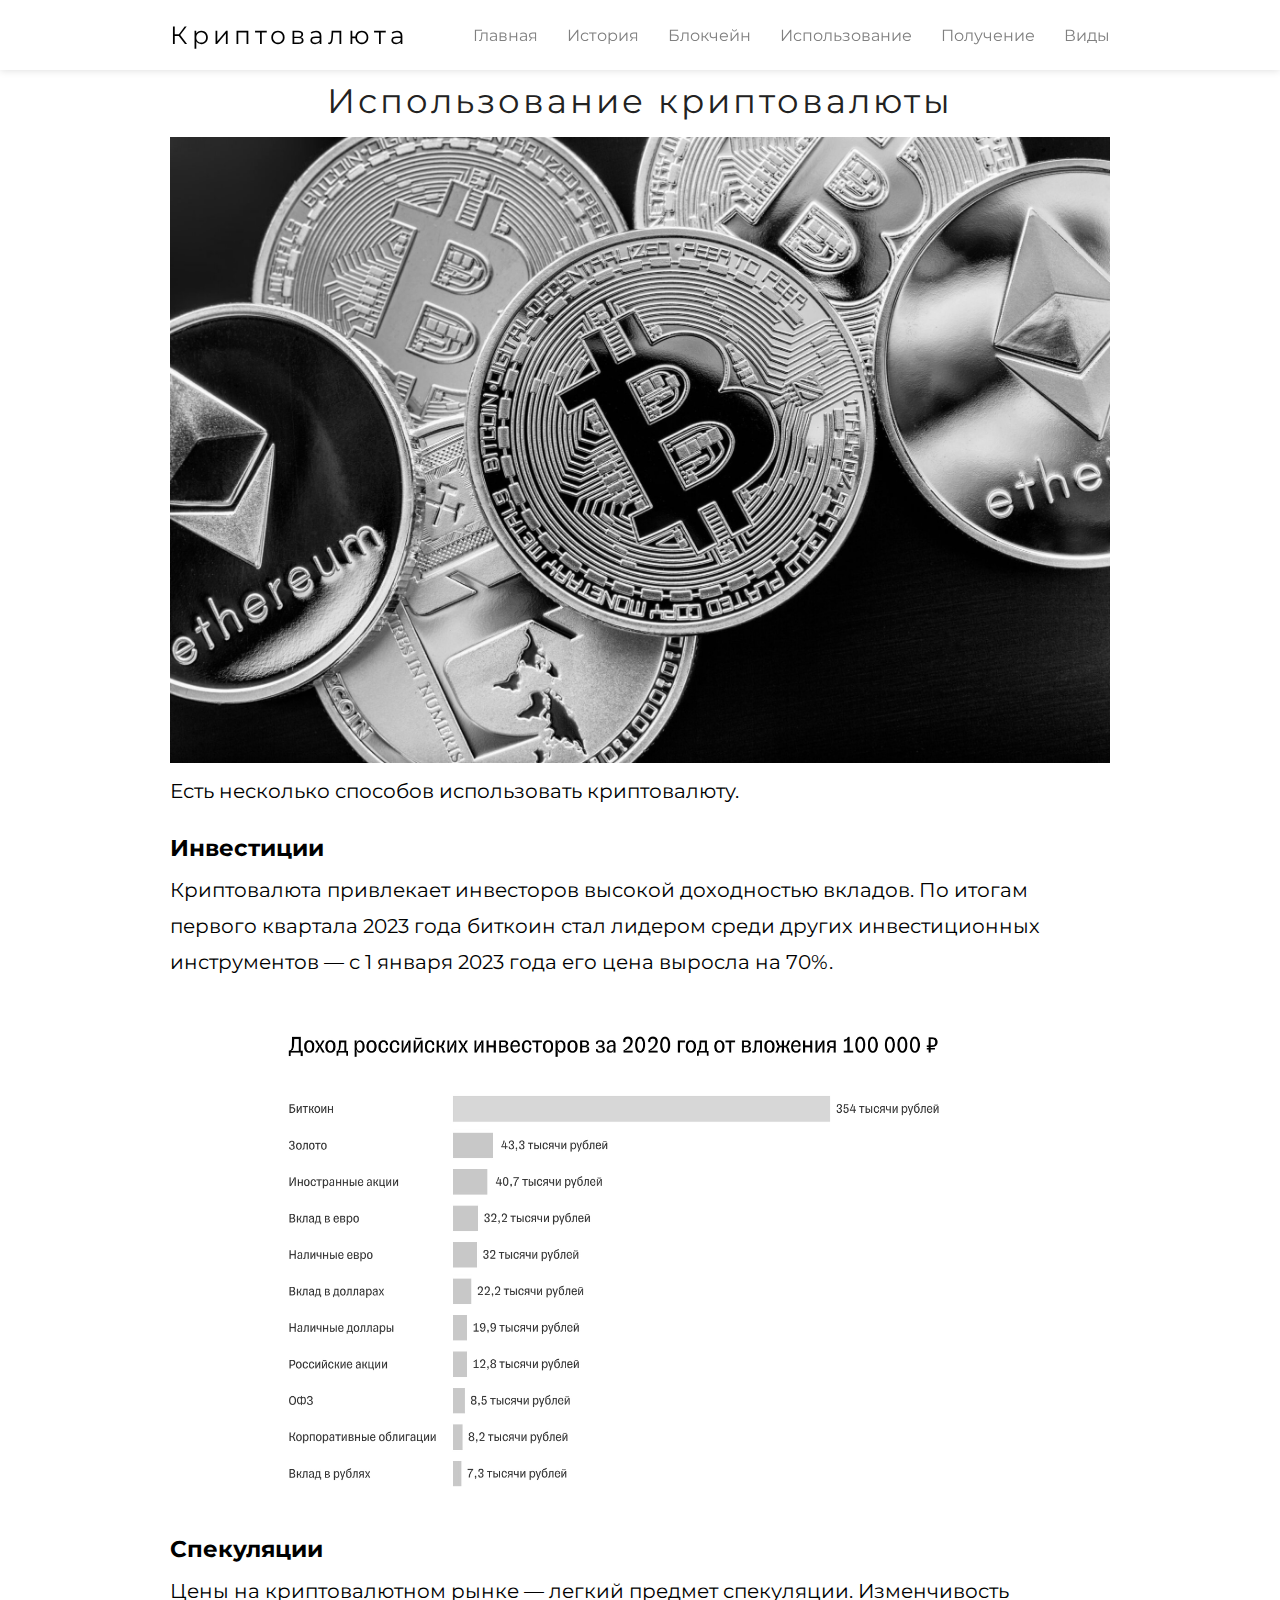
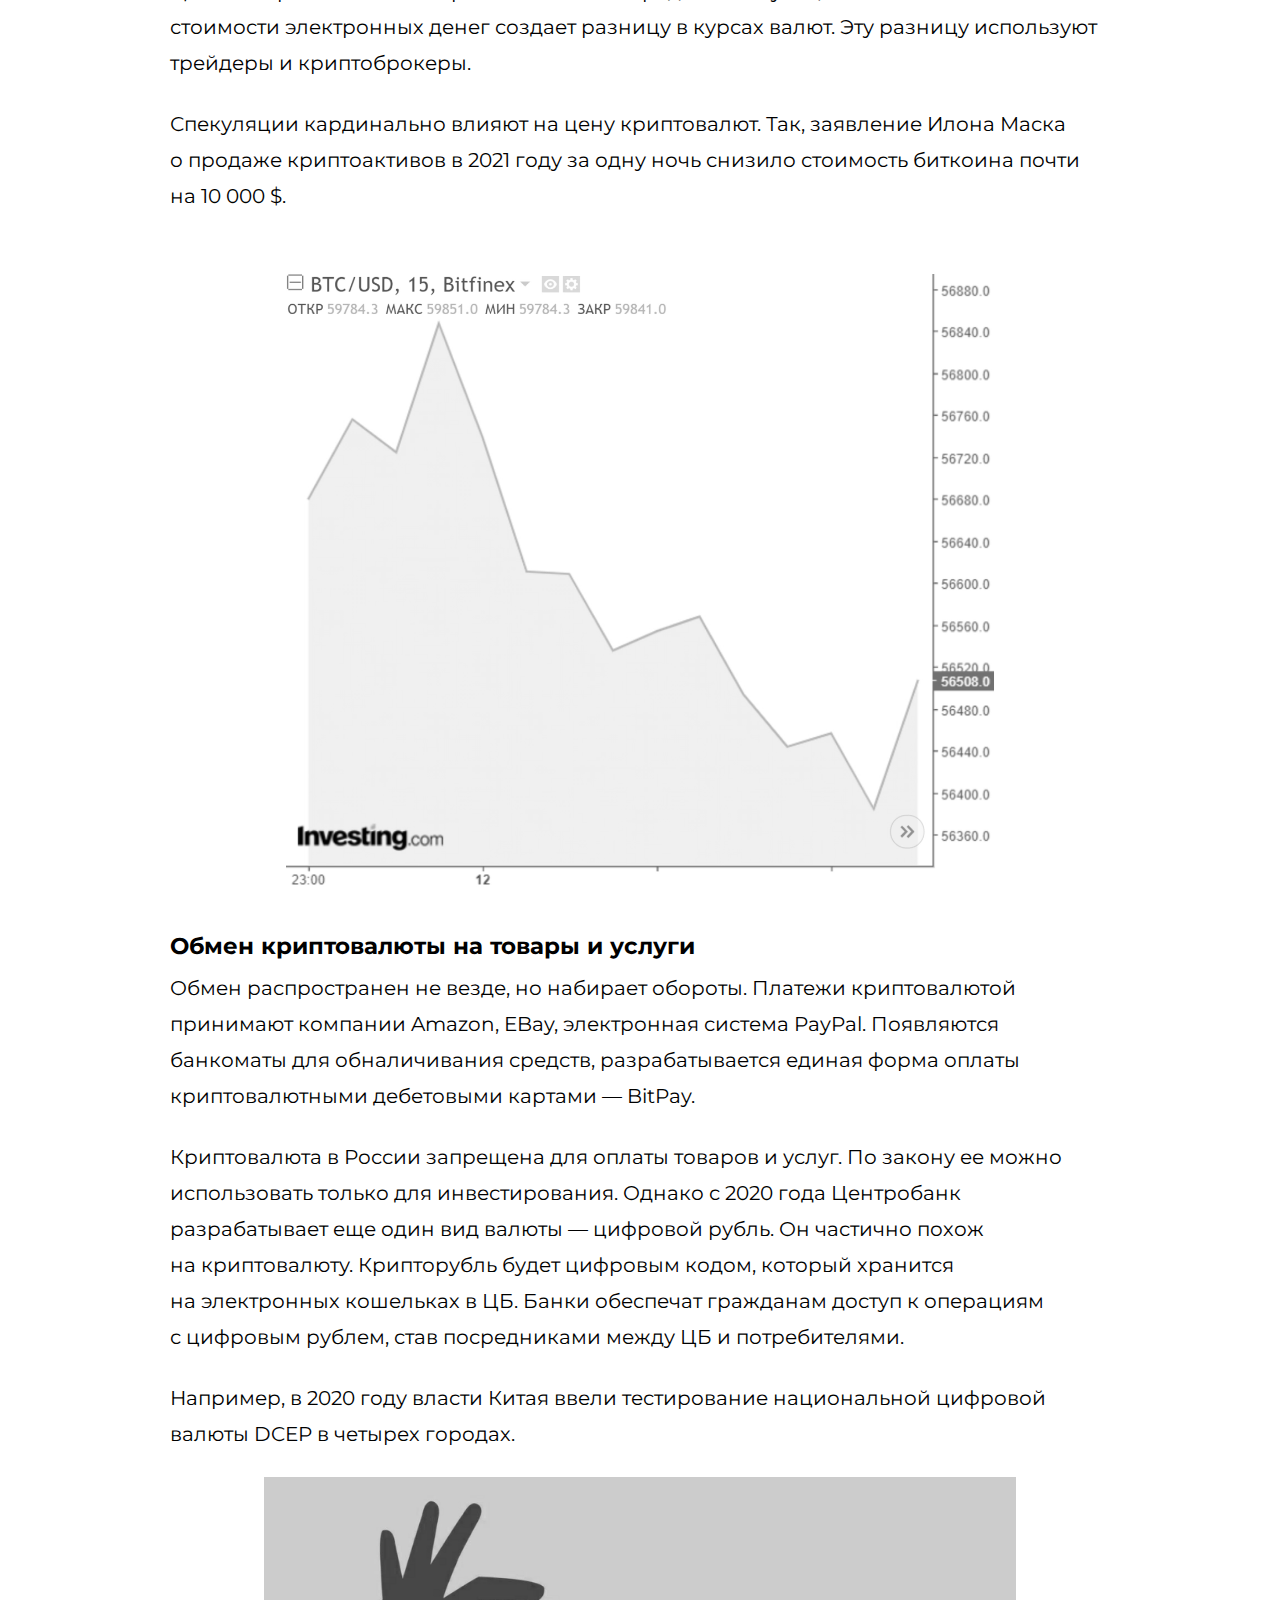
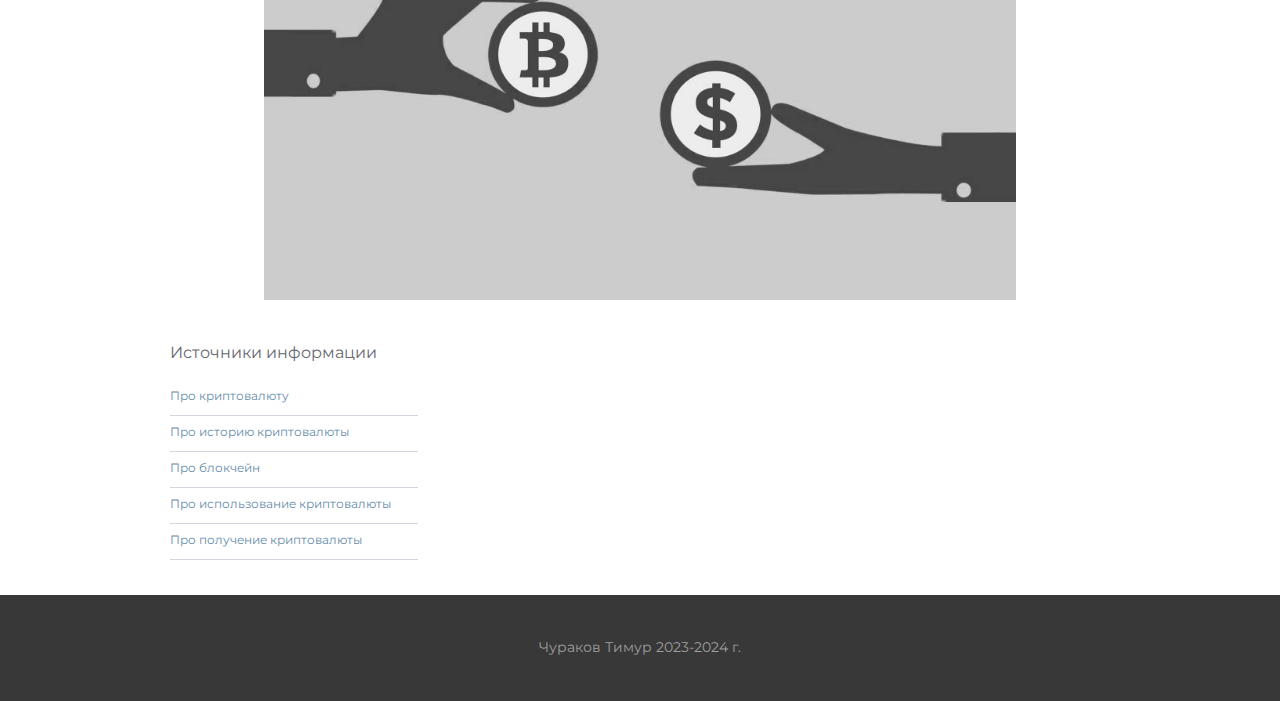
<file: usage.html>
<!DOCTYPE html>
<html lang="ru">
	<head>
		<meta charset="UTF-8" />
		<meta name="viewport" content="width=device-width, initial-scale=1.0" />
		<link
			rel="shortcut icon"
			href="assets/image/icon.png"
			type="image/x-icon"
		/>
		<title>Использование криптовалюты</title>
		<link
			href="https://unpkg.com/boxicons@2.1.4/css/boxicons.min.css"
			rel="stylesheet"
		/>
		<link rel="stylesheet" href="assets/css/reset.css" />
		<link rel="stylesheet" href="assets/css/style.css" />
		<link rel="stylesheet" href="assets/css/responsive.css" />
	</head>
	<body>
		<header class="header">
			<div class="container header_container">
				<h1 class="logo">
					<a href="index.html">Криптовалюта</a>
				</h1>
				<input type="checkbox" id="check" />
				<label for="check" class="menu_icons">
					<i class="bx bx-menu-alt-right" id="menu-icon"></i>
					<i class="bx bx-x" id="close-icon"></i>
				</label>
				<nav class="header_nav-links">
					<a class="nav_links" href="index.html">Главная</a>
					<a class="nav_links" href="history.html">История</a>
					<a class="nav_links" href="blockchen.html">Блокчейн</a>
					<a class="nav_links" href="usage.html">Использование</a>
					<a class="nav_links" href="receiving.html">Получение</a>
					<a class="nav_links" href="kinds.html">Виды</a>
				</nav>
			</div>
		</header>
		<main class="main">
			<div class="container">
				<div class="usage_content">
					<h1>Использование криптовалюты</h1>
					<img
						class="usage_img-gray"
						src="assets/image/usagecrypti.jpg"
						alt="usage picture"
					/>
					<p>Есть несколько способов использовать криптовалюту.</p>
					<span>Инвестиции</span>
					<p>
						Криптовалюта привлекает инвесторов высокой доходностью вкладов.
						По итогам первого квартала 2023 года биткоин стал лидером среди
						других инвестиционных инструментов — с 1 января 2023 года его цена
						выросла на 70%.
					</p>
					<img
						class="usage_img-gray usage_img"
						src="assets/image/usageinvistaion.png"
						alt="usage"
					/>
					<span>Спекуляции</span>
					<p>
						Цены на криптовалютном рынке — легкий предмет спекуляции.
						Изменчивость стоимости электронных денег создает разницу в курсах
						валют. Эту разницу используют трейдеры и криптоброкеры.
					</p>
					<p>
						Спекуляции кардинально влияют на цену криптовалют. Так, заявление
						Илона Маска о продаже криптоактивов в 2021 году за одну ночь снизило
						стоимость биткоина почти на 10 000 $.
					</p>
					<img
						class="usage_img-gray usage_img"
						src="assets/image/usagespec.png"
						alt="usage"
					/>
					<span>Обмен криптовалюты на товары и услуги</span>
					<p>
						Обмен распространен не везде, но набирает обороты. Платежи
						криптовалютой принимают компании Amazon, EBay, электронная система
						PayPal. Появляются банкоматы для обналичивания средств,
						разрабатывается единая форма оплаты криптовалютными дебетовыми
						картами — BitPay.
					</p>
					<p>
						Криптовалюта в России запрещена для оплаты товаров и услуг.
						По закону ее можно использовать только для инвестирования. Однако
						с 2020 года Центробанк разрабатывает еще один вид валюты — цифровой
						рубль. Он частично похож на криптовалюту. Крипторубль будет цифровым
						кодом, который хранится на электронных кошельках в ЦБ. Банки
						обеспечат гражданам доступ к операциям с цифровым рублем, став
						посредниками между ЦБ и потребителями.
					</p>
					<p>
						Например, в 2020 году власти Китая ввели тестирование национальной
						цифровой валюты DCEP в четырех городах.
					</p>
					<img
						class="usage_img-gray usage_img"
						src="assets/image/usageobmen.png"
						alt="usage"
					/>
				</div>
			</div>
		</main>
		<footer class="footer">
			<div class="footer_desc">
				<div class="container footer_desc-container">
					<div class="footer_links">
						<h4>Источники информации</h4>
						<ul>
							<li>
								<a
									href="https://vc.ru/crypto/795036-chto-takoe-kriptovalyuta-i-kak-ona-rabotaet"
									target="_blank"
									>Про криптовалюту</a
								>
							</li>
							<li>
								<a
									href="https://www.binance.com/ru/blog/markets/история-создания-криптовалюты-первая-в-мире-крипта-и-satoshi-nakamoto-421499824684902668#u420u43eu436u434u435u43du438u435-u438-u441u442u430u43du43eu432u43bu435u43du438u435-u43au440u438u43fu442u43eu432u430u43bu44eu442u44b-bitcoin"
									target="_blank"
									>Про историю криптовалюты</a
								>
							</li>
							<li>
								<a
									href="https://skillbox.ru/media/code/chto-takoe-blokcheyn-i-kak-on-rabotaet/"
									target="_blank"
									>Про блокчейн</a
								>
							</li>
							<li class="footer_long">
								<a
									href="https://secrets.tinkoff.ru/glossarij/kriptovalyuta/#3"
									target="_blank"
									>Про использование криптовалюты</a
								>
							</li>
							<li class="footer_long">
								<a
									href="https://secrets.tinkoff.ru/glossarij/kriptovalyuta/#2"
									target="_blank"
									>Про получение криптовалюты</a
								>
							</li>
						</ul>
					</div>
				</div>
			</div>
			<div class="footer_copy">
				<div class="container">
					<p>Чураков Тимур 2023-2024 г.</p>
				</div>
			</div>
		</footer>
		<button class="scroll-top" onclick="scrollToTop()">
			<i class="bx bx-up-arrow-alt"></i>
		</button>
		<script src="assets/js/script.js"></script>
	</body>
</html>
</file>
<file: assets/css/style.css>
@import url('https://fonts.googleapis.com/css2?family=Montserrat:wght@400;700&family=Mulish:wght@400;700&display=swap');

:root {
	scroll-behavior: smooth;
}

html,
body {
	overflow-x: hidden;
}

body {
	font-family: 'Montserrat', sans-serif;
	font-weight: 400;
	font-size: 14px;
}

.container {
	max-width: 970px;
	padding: 0 15px;
	margin: 0 auto;
}

p {
	line-height: 1.8;
}

.hide {
	display: none !important;
}

.about_title {
	margin-bottom: 60px;
}

.title {
	margin-bottom: 17px;
	font-size: 30px;
	letter-spacing: 5px;
	line-height: 1.2;
	color: #000;
}

.subtitle {
	font-size: 17px;
	line-height: 1.2;
	letter-spacing: 3px;
	color: #000;
}

.common_seaction {
	text-align: center;
	padding: 80px 0;
}

.common_seaction-grey {
	background-color: #b3b3b3;
}

.common_seaction-grey * {
	color: #000;
}

/* ------------------ HEADER ------------------ */

.header {
	padding: 20px 0;
	width: 100%;

	position: fixed;
	top: 0;
	left: 0;
	z-index: 100;

	background-color: #fff;
	box-shadow: 0px 0px 8px rgba(0, 0, 0, 0.15);
}

.header_container {
	display: flex;
	justify-content: space-between;
	align-items: center;
}

.logo a {
	color: #000;
	font-size: 25px;
	letter-spacing: 4px;
	text-decoration: none;
}

.header_nav-links a {
	font-size: 16px;
	margin-left: 25px;
	color: #808080;
	text-decoration: none;
	transition: color 0.2s;
}

.header_nav-links a:hover {
	color: rgb(196, 186, 55);
}

#check {
	display: none;
}

.menu_icons {
	position: absolute;
	right: 2%;
	font-size: 2.8rem;
	color: #676770;
	cursor: pointer;
	display: none;
}

/* ------------------ SCROLL ------------------ */

.scroll-top {
	display: none;
	position: fixed;
	bottom: 20px;
	right: 20px;
	background-color: #c0c0c0;
	color: #fff;
	border: 1px solid transparent;
	box-shadow: 0 5px 15px rgba(0, 0, 0, 0.35);
	padding: 16px 18px;
	border-radius: 50%;
	cursor: pointer;
	font-size: 20px;
	transition: all 0.3s ease;
}

.scroll-top:hover {
	border-color: #fff;
	box-shadow: none;
}

/* ------------------ MAIN ------------------ */

.welcome {
	min-height: 600px;
	padding: 200px;

	display: flex-start;
	justify-content: center;
	align-items: center;

	color: #fff;

	background-color: #282936;
	background-image: url('../image/welcome-bg.jpg');
	background-size: cover;
}

.welcome__heading {
	float: left;
	margin-bottom: 30px;
	font-size: 49px;
	line-height: 1;
	letter-spacing: 4px;
	background-color: rgba(0, 0, 0, 0.7);
	border-radius: 5px;
}

.link {
	display: inline-block;
	padding: 10px 30px;

	color: #fff;
	text-decoration: none;
	font-size: 16px;
	letter-spacing: 2px;

	border: 1px solid #fff;
	border-radius: 4px;
	transition: border-color 0.1s, background-color 0.1s;
}

.link:hover {
	background-color: rgba(255, 255, 255, 0.2);
	border-color: rgba(255, 255, 255, 0.5);
}

.link:active {
	background-color: rgba(0, 0, 0, 0.2);
	border-color: rgba(0, 0, 0, 0.5);
}

/* ------------------ MAIN (ABOUT) ------------------ */

.about-website .about_card {
	display: flex;
	justify-content: center;
	flex-wrap: wrap;
	gap: 20px;
}

.about-website .card {
	padding: 35px 15px 20px;
	max-width: 300px;
	border: 1px solid #dcebf7;
	border-radius: 5px;
}

.about-website .card img {
	margin-bottom: 15px;
	width: 94px;
	height: 94px;
	object-fit: contain;
}

.about-website .card h4 {
	margin-bottom: 15px;
	font-size: 20px;
	line-height: 1.2;
	letter-spacing: 2px;
	color: #676770;
}

/* ------------------ MAIN (INFORMATION/MAIN)------------------ */

.information_title {
	margin-bottom: 20px;
}

.main_information .information_cards {
	display: flex;
	justify-content: space-between;
}

.main_information .infromation_image-grey {
	width: 450px;
	height: 300px;
}

.infromation_image-grey {
	filter: grayscale(1);
	transition: 1s;
}

.infromation_image-grey:hover {
	filter: grayscale(0);
}

.main_information .information_cards img {
	margin-bottom: 20px;
}

.main_information .information_cards h4 {
	font-size: 20px;
	line-height: 1.5;
	letter-spacing: 2px;
	margin-bottom: 10px;
}

.main_information .infromation_image-grey {
	margin-top: 10px;
}

/* ------------------ TABS ------------------ */

.tabs-nav {
	margin-bottom: 15px;
}

.tabs-nav a {
	text-decoration: none;
	width: 20%;
	margin-left: 20px;
	padding: 5px 20px;
	font-size: 16px;
	color: #fff;
	background-color: #92a0ad;
	border-radius: 4px;
	box-shadow: 0 0 10px rgba(0, 0, 0, 0.1);
	-webkit-transition-duration: 0.3s;
	transition-duration: 0.3s;
	-webkit-transition-property: box-shadow, transform;
	transition-property: box-shadow, transform;
}

.tabs-nav a:hover,
.tabs-nav a:focus,
.tabs-nav a:active {
	box-shadow: 0 0 20px rgba(0, 0, 0, 0.5);
	-webkit-transform: scale(1.1);
	transform: scale(1.1);
}

/* ------------------ FOOTER ------------------ */

.footer_desc {
	padding: 35px 0;
}

.footer_desc h4 {
	margin-bottom: 25px;
	font-size: 16px;
	line-height: 1;
	color: #676770;
}

.footer_desc a {
	font-size: 0.75rem;
	color: #668cad;
	text-decoration: none;
}

.footer_desc li + li {
	margin-top: 6px;
}

.footer_desc-container {
	display: flex;
	align-items: flex-start;
}

.footer_desc-container > * {
	width: 30%;
}

.footer_desc li {
	height: 30px;
	position: relative;
}

.footer_desc li::before {
	content: '';
	width: 100%;
	height: 1px;
	position: absolute;
	left: 0;
	bottom: 0;
	background-color: #d5d5e0;
}

.footer_links li::before {
	width: calc(100% - 34px);
}

.footer_copy {
	text-align: center;
	padding: 40px 0;
	background-color: #383838;
}

.footer_copy p {
	color: #9e9e9e;
}

/* ------------------ MAIN (INFORMATION/HISTORY) ------------------ */

.history {
	min-height: 400px;
	padding: 80px 0 0 0;
}

.history_title {
	margin-bottom: 15px;
	font-size: 34px;
	letter-spacing: 3px;
	color: #222222;
	text-align: left;
}

.history_content p {
	font-size: 20px;
	margin-bottom: 25px;
	text-align: left;
}

.history_content p.text_list {
	margin-bottom: 0;
}

.history_list li {
	font-family: 'Mulish', sans-serif;
	font-size: 19px;
	color: #5a5a5a;
	list-style-type: disc;
	margin-left: 50px;
}

.history_content img.history_img {
	width: 100%;
	max-height: 500px;
	margin-bottom: 10px;
}

img.history_img {
	filter: grayscale(1);
	transition: 1s;
}

img.history_img:hover {
	filter: grayscale(0);
}

.history_content img {
	width: 100%;
	max-height: 500px;
	margin-bottom: 25px;
}

img.history_img-cammon {
	width: 80%;
	max-height: 500px;
	margin-bottom: 25px;
}

.history_content span {
	display: block;
	font-size: 21px;
	font-weight: bold;
	margin-bottom: 20px;
}

/* ------------------ MAIN (HOVER EFFECT FOR IMG HISTORY) ------------------ */

.hover-effect-scale {
	width: 100%;
	list-style: none;
	margin-bottom: 5px;
}

.hover-effect-scale li {
	position: relative;
	overflow: hidden;
	width: 80%;
	max-height: 600px;
	margin: 0 auto;
	background-size: cover;
}

.hover-effect-scale li p {
	color: #fff;
	font-size: 28px;
	font-weight: bold;
}

.hover-effect-scale li > div {
	width: 100%;
	height: 100%;
	position: absolute;
	display: flex;
	justify-content: center;
	align-items: center;
}
.hover-effect-scale li:hover > div {
	position: absolute;
	overflow: hidden;
	top: 0;
	left: 0;
}
.hover-effect-scale li div {
	opacity: 0;
	background-color: rgba(0, 0, 0, 0.35);
	transition: all 0.4s ease-in-out;
	color: #fff;
}
.hover-effect-scale li img {
	transition: all 0.2s linear;
}
.hover-effect-scale li:hover img {
	transform: scale(1.3);
}
.hover-effect-scale li:hover div {
	opacity: 1;
}

/* ------------------ MAIN (INFORMATION/BLOCKCHAIN) ------------------ */

.blockchain_content h1 {
	padding: 80px 0 0 0;
	margin-bottom: 15px;
	font-size: 34px;
	letter-spacing: 3px;
	color: #222222;
	text-align: center;
}

.blockchain_content img {
	width: 100%;
	max-height: 550px;
	margin-bottom: 10px;
}

.blockchain_content p {
	font-size: 20px;
	margin-bottom: 25px;
}

.blockchain_content a {
	color: #808080;
}

.blockchain_title {
	margin-top: 20px;
	margin-bottom: 15px;
	font-size: 34px;
	letter-spacing: 3px;
	color: #222222;
}

.blockchain_title-center {
	margin-top: 20px;
	margin-bottom: 15px;
	font-size: 34px;
	letter-spacing: 3px;
	color: #222222;
	text-align: center;
}

.blockchain_img {
	filter: grayscale(1);
	transition: 1s;
}

.blockchain_img:hover {
	filter: grayscale(0);
}

.blockchain_content span {
	display: block;
	font-size: 23px;
	font-weight: bold;
	margin-bottom: 20px;
}

.blockchain_content li {
	font-family: 'Mulish', sans-serif;
	font-size: 20px;
	color: #5a5a5a;
	list-style-type: disc;
	margin-left: 50px;
	padding: 8px 0;
}

.blockchain_img-size li {
	font-size: 24px;
	font-weight: bold;
}

/* ------------------ MAIN (INFORMATION/USAGE) ------------------ */

.usage_content h1 {
	padding: 80px 0 0 0;
	margin-bottom: 15px;
	font-size: 34px;
	letter-spacing: 3px;
	color: #222222;
	text-align: center;
}

.usage_content p {
	font-size: 20px;
	margin-bottom: 25px;
}

.usage_img {
	display: block;
	margin: 0 auto;
	width: 80%;
}

.usage_img-gray {
	margin-bottom: 10px;
	filter: grayscale(1);
	transition: 1s;
}

.usage_img-gray:hover {
	filter: grayscale(0);
}

.usage_content span {
	display: block;
	font-size: 23px;
	font-weight: bold;
	margin-bottom: 10px;
}

/* ------------------ MAIN (INFORMATION/RECEIVING) ------------------ */

.receiving_content h1 {
	padding: 80px 0 0 0;
	margin-bottom: 15px;
	font-size: 34px;
	letter-spacing: 3px;
	color: #222222;
	text-align: center;
}

.receiving_content p {
	font-size: 20px;
	margin-bottom: 25px;
}

.receiving_img {
	margin-bottom: 15px;
	width: 100%;
	max-height: 540px;
	filter: grayscale(1);
	transition: 1s;
}

.receiving_img:hover {
	filter: grayscale(0);
}

.receiving_img-gray {
	width: 100%;
	max-height: 500px;
	margin-bottom: 30px;
	filter: grayscale(1);
	transition: 1s;
}

.receiving_img-gray:hover {
	filter: grayscale(0);
}

.receiving_content span {
	display: block;
	font-size: 23px;
	font-weight: bold;
	margin-bottom: 10px;
}

/* ------------------ MAIN (INFORMATION/KINDS) ------------------ */

.kinds_content h1 {
	padding: 80px 0 0 0;
	margin-bottom: 15px;
	font-size: 34px;
	letter-spacing: 3px;
	color: #222222;
	text-align: center;
}

.kinds_title {
	margin-top: 20px;
	margin-bottom: 15px;
	font-size: 34px;
	letter-spacing: 3px;
	color: #222222;
}

.kinds_img {
	margin-bottom: 15px;
	width: 100%;
	max-height: 540px;
	filter: grayscale(1);
	transition: 1s;
}

.kinds_content p {
	font-size: 20px;
	margin-bottom: 25px;
}

.kinds_img:hover {
	filter: grayscale(0);
}

.kinds_content span {
	display: block;
	font-size: 23px;
	font-weight: bold;
	margin-bottom: 10px;
}
</file>
<file: assets/css/responsive.css>
/* ----------- HEADER ------------ */

@media (max-width: 942px) {
	.header {
		padding: 1.3rem 2%;
	}

	.menu_icons {
		display: inline-flex;
	}

	#check:checked ~ .menu_icons #menu-icon {
		display: none;
	}

	.menu_icons #close-icon {
		display: none;
	}

	#check:checked ~ .menu_icons #close-icon {
		display: block;
	}

	.header_nav-links {
		position: absolute;
		top: 100%;
		left: 0;
		width: 100%;
		height: 0;
		background-color: #fff;
		box-shadow: 0 0.5rem 1rem rgba(0, 0, 0, 0.1);
		overflow: hidden;
		transition: 0.3s ease;
	}
	#check:checked ~ .header_nav-links {
		height: 17.7rem;
	}

	.header_nav-links a {
		display: block;
		font-size: 1.1rem;
		margin: 1.5rem 0;
		text-align: center;
		transform: translateY(-50px);
		transition: 0.3s ease;
	}

	#check:checked ~ .header_nav-links a {
		transform: translateY(0);
	}
}

@media (max-width: 350px) {
	.header {
		padding: 1.3rem 1.5%;
	}
}

/* main (welcome) */

@media (max-width: 800px) {
	.welcome {
		padding: 200px 100px 100px 100px;
	}
}

@media (max-width: 700px) {
	.welcome__heading {
		font-size: 35px;
	}
	.welcome {
		padding: 200px 100px 10px 20px;
	}
}

@media (max-width: 365px) {
	.welcome__buttons {
		width: 65%;
	}
}

/* main (about) */

@media (max-width: 400px) {
	body {
		font-size: 12px;
	}

	.about-website .card h4 {
		font-size: 16px;
	}

	.main_information .information_cards h4 {
		font-size: 16px;
	}

	.main_information .information_cards .link {
		font-size: 14px;
	}
}

@media (max-width: 940px) {
	.main_information .information_cards {
		flex-direction: column;
		align-items: center;
		gap: 30px;
	}

	.main_information .card_information {
		width: 80%;
	}

	.information_title {
		margin-bottom: 35px;
	}
}

@media (max-width: 650px) {
	.tabs-nav a {
		width: 55%;
		display: block;
		margin: 0 auto;
	}
	.tabs-nav a + a {
		margin-top: 10px;
	}
}

/* footer */

@media (max-width: 770px) {
	.footer_desc li {
		height: 40px;
	}
}

@media (max-width: 460px) {
	.footer_desc li.footer_long {
		height: 50px;
	}
}

@media (max-width: 450px) {
	.welcome__heading {
		padding-top: 0 10px;
		font-size: 30px;
		padding: 0;
		margin: 0;
		margin-bottom: 20px;
		margin-top: 45px;
	}
}

@media (max-width: 390px) {
	.welcome__heading {
		font-size: 23px;
		margin-top: 60px;
	}
}
</file>
